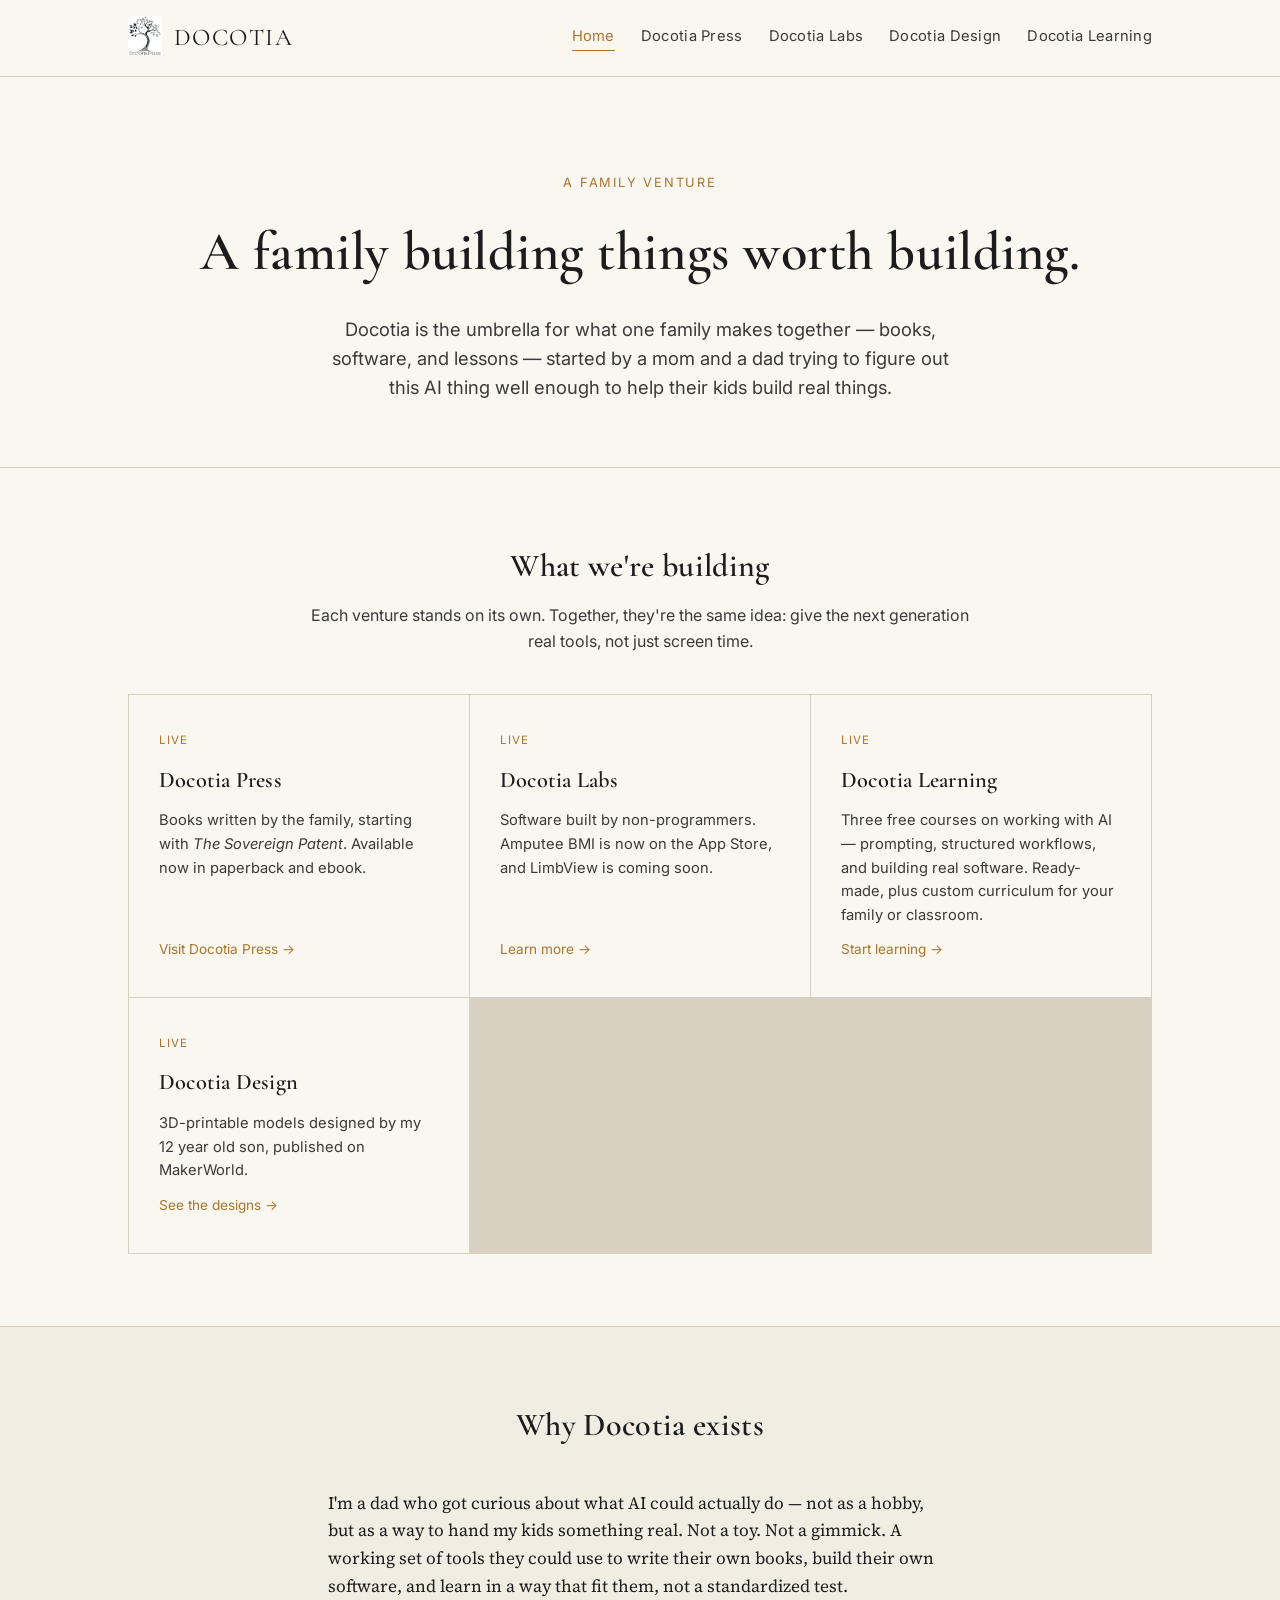
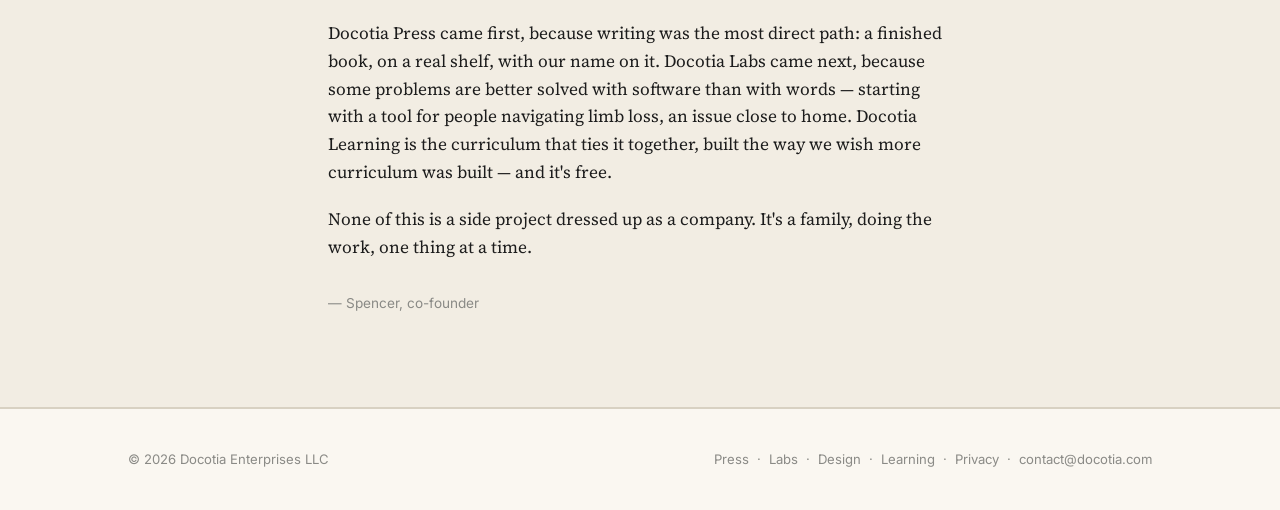
<file: index.html>
<!DOCTYPE html>
<html lang="en">
<head>
<meta charset="UTF-8">
<meta name="viewport" content="width=device-width, initial-scale=1.0">
<title>Docotia &mdash; A family building things worth building</title>
<meta name="description" content="Docotia is a family venture: books, apps, and curriculum built by a mom and a dad and their kids, one project at a time.">
<link rel="preconnect" href="https://fonts.googleapis.com">
<link href="https://fonts.googleapis.com/css2?family=Cormorant+Garamond:wght@500;600;700&family=Source+Serif+4:opsz,wght@8..60,400;8..60,600&family=Inter:wght@400;500;600&display=swap" rel="stylesheet">
<link rel="stylesheet" href="style.css?v=c7f7449a">
</head>
<body>

<header class="site">
  <div class="bar">
    <div class="brand">
      <div class="mark"><img src="assets/docotia-press-logo.png" alt="Docotia"></div>
      <span class="name">Docotia</span>
    </div>
    <button class="menu-toggle" id="menuToggle" aria-label="Toggle menu" aria-expanded="false">
      <span></span><span></span><span></span>
    </button>
    <nav class="primary" id="primaryNav">
      <a href="index.html" class="active">Home</a>
      <a href="press.html">Docotia Press</a>
      <a href="labs.html">Docotia Labs</a>
      <a href="design.html">Docotia Design</a>
      <a href="learn/index.html">Docotia Learning</a>
    </nav>
  </div>
</header>

<section class="hero">
  <div class="wrap">
    <span class="tag">A family venture</span>
    <h1>A family building things worth building.</h1>
    <p class="lede">Docotia is the umbrella for what one family makes together &mdash; books, software, and lessons &mdash; started by a mom and a dad trying to figure out this AI thing well enough to help their kids build real things.</p>
  </div>
</section>

<section>
  <div class="wrap">
    <div class="section-head">
      <h2>What we're building</h2>
      <p>Each venture stands on its own. Together, they're the same idea: give the next generation real tools, not just screen time.</p>
    </div>
    <div class="ventures">
      <div class="venture">
        <span class="status live">Live</span>
        <h3>Docotia Press</h3>
        <p>Books written by the family, starting with <em>The Sovereign Patent</em>. Available now in paperback and ebook.</p>
        <a class="go" href="press.html">Visit Docotia Press &rarr;</a>
      </div>
      <div class="venture">
        <span class="status live">Live</span>
        <h3>Docotia Labs</h3>
        <p>Software built by non-programmers. Amputee BMI is now on the App Store, and LimbView is coming soon.</p>
        <a class="go" href="labs.html">Learn more &rarr;</a>
      </div>
      <div class="venture">
        <span class="status live">Live</span>
        <h3>Docotia Learning</h3>
        <p>Three free courses on working with AI &mdash; prompting, structured workflows, and building real software. Ready-made, plus custom curriculum for your family or classroom.</p>
        <a class="go" href="learn/index.html">Start learning &rarr;</a>
      </div>
      <div class="venture">
        <span class="status live">Live</span>
        <h3>Docotia Design</h3>
        <p>3D-printable models designed by my 12 year old son, published on MakerWorld.</p>
        <a class="go" href="design.html">See the designs &rarr;</a>
      </div>
    </div>
  </div>
</section>

<section class="alt">
  <div class="wrap story">
    <div class="section-head">
      <h2>Why Docotia exists</h2>
    </div>
    <p>I'm a dad who got curious about what AI could actually do &mdash; not as a hobby, but as a way to hand my kids something real. Not a toy. Not a gimmick. A working set of tools they could use to write their own books, build their own software, and learn in a way that fit them, not a standardized test.</p>
    <p>Docotia Press came first, because writing was the most direct path: a finished book, on a real shelf, with our name on it. Docotia Labs came next, because some problems are better solved with software than with words &mdash; starting with a tool for people navigating limb loss, an issue close to home. Docotia Learning is the curriculum that ties it together, built the way we wish more curriculum was built &mdash; and it's free.</p>
    <p>None of this is a side project dressed up as a company. It's a family, doing the work, one thing at a time.</p>
    <p class="signoff">&mdash; Spencer, co-founder</p>
  </div>
</section>

<footer class="site">
  <div class="wrap">
    <span>&copy; 2026 Docotia Enterprises LLC</span>
    <span>
      <a href="press.html">Press</a> &nbsp;&middot;&nbsp;
      <a href="labs.html">Labs</a> &nbsp;&middot;&nbsp;
      <a href="design.html">Design</a> &nbsp;&middot;&nbsp;
      <a href="learn/index.html">Learning</a> &nbsp;&middot;&nbsp;
      <a href="privacy.html">Privacy</a> &nbsp;&middot;&nbsp;
      <a href="mailto:contact@docotia.com">contact@docotia.com</a>
    </span>
  </div>
</footer>

<script>
const menuToggle = document.getElementById('menuToggle');
const primaryNav = document.getElementById('primaryNav');
menuToggle.addEventListener('click', () => {
  const isOpen = primaryNav.classList.toggle('open');
  menuToggle.classList.toggle('open', isOpen);
  menuToggle.setAttribute('aria-expanded', isOpen);
});
primaryNav.querySelectorAll('a').forEach(a => a.addEventListener('click', () => {
  primaryNav.classList.remove('open');
  menuToggle.classList.remove('open');
  menuToggle.setAttribute('aria-expanded', 'false');
}));
</script>
</body>
</html>
</file>
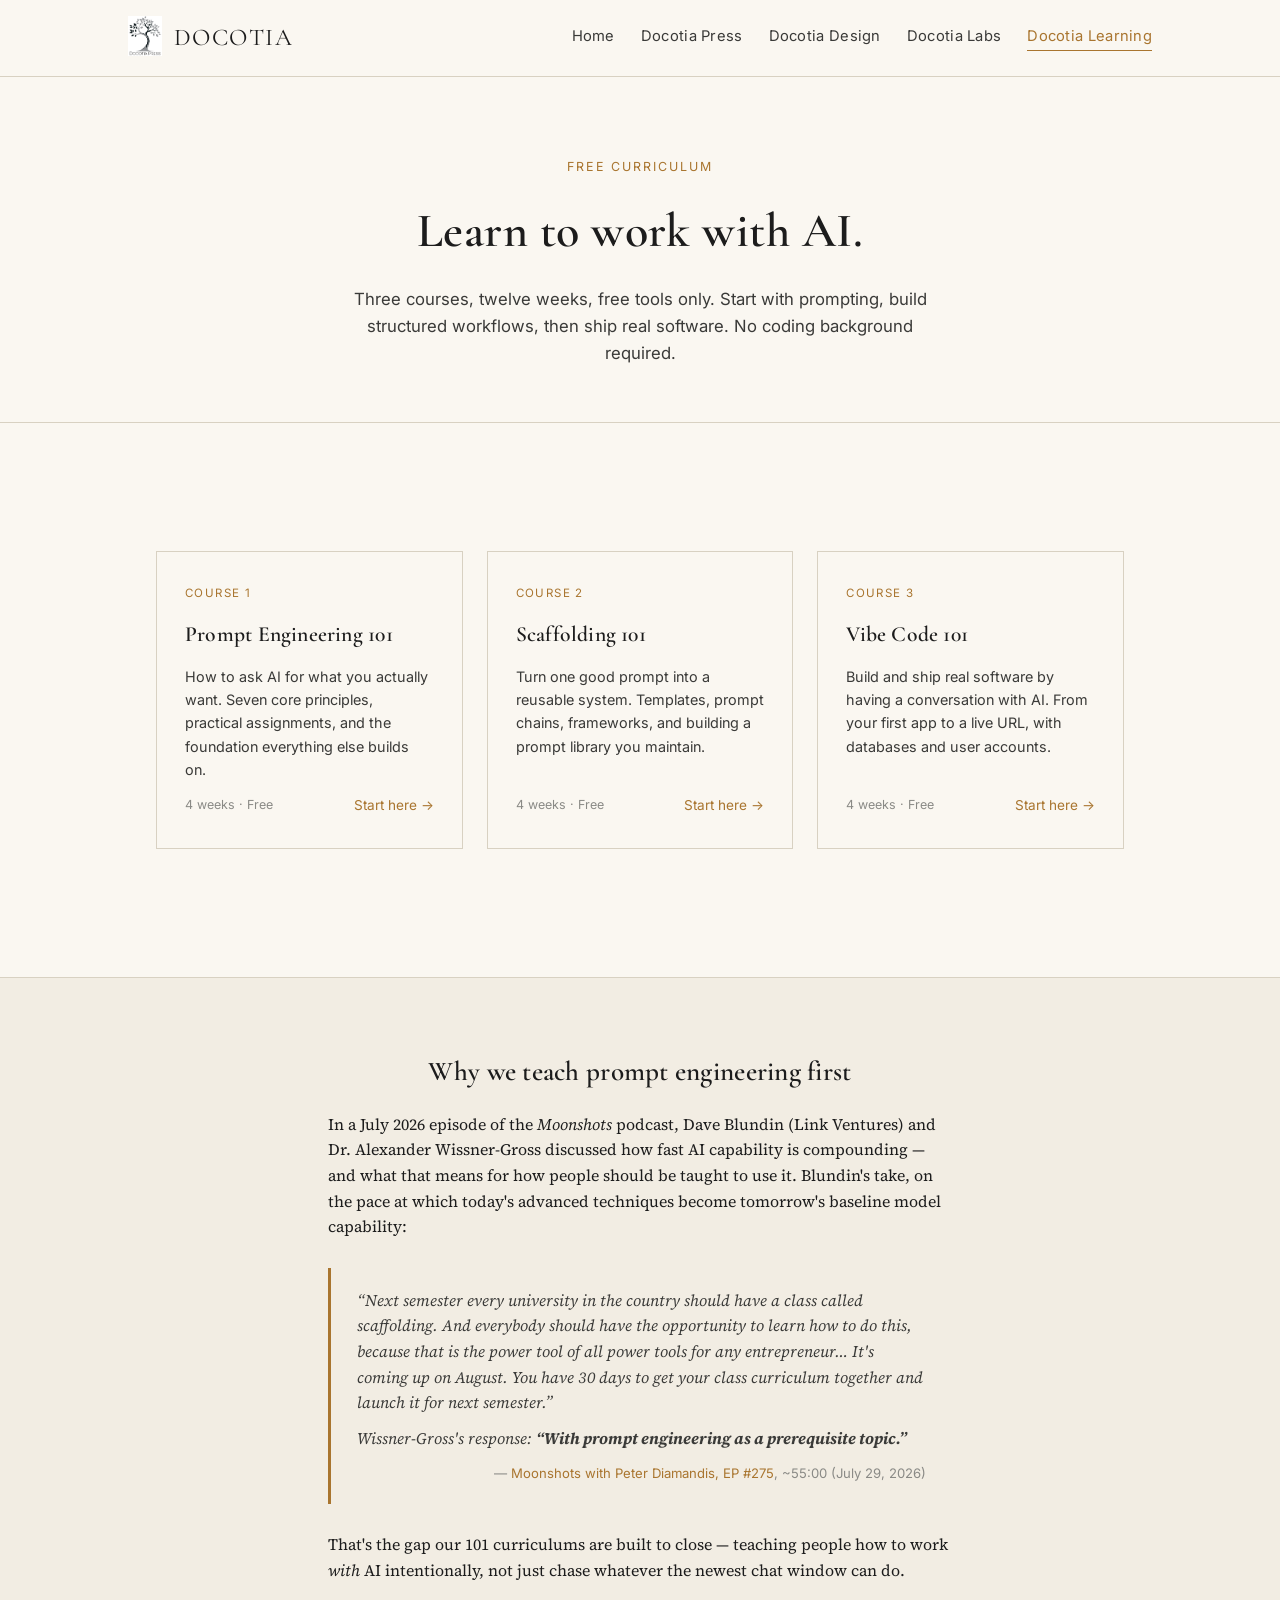
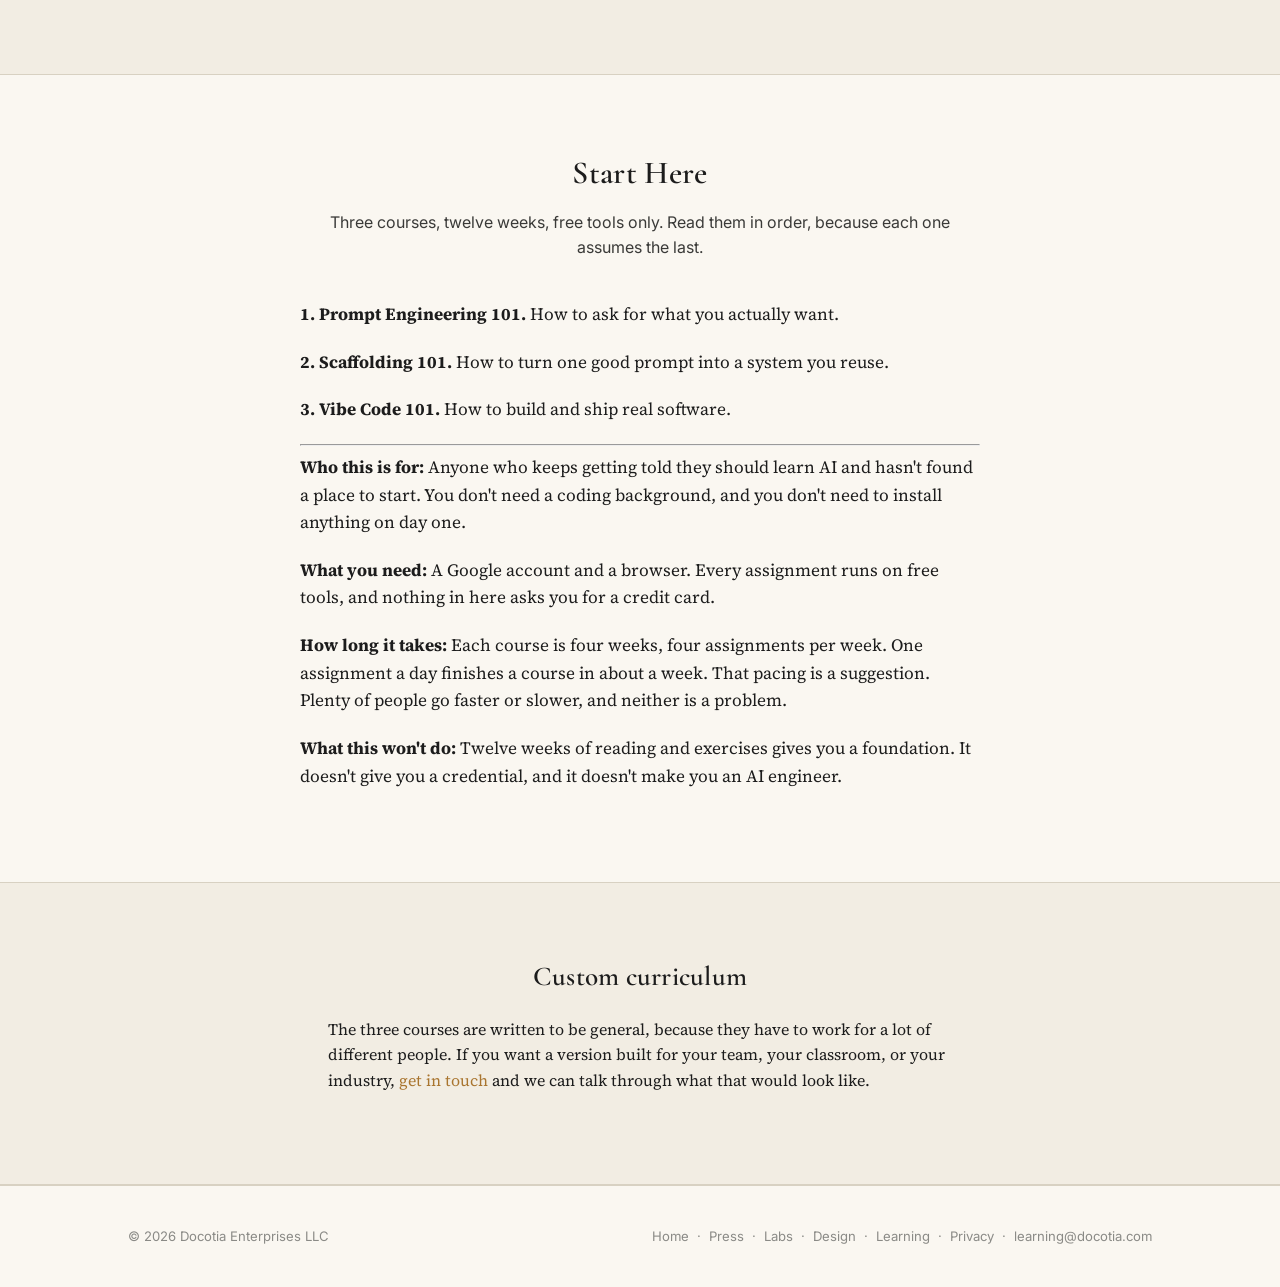
<file: learn/index.html>
<!DOCTYPE html>
<html lang="en">
<head>
<meta charset="UTF-8">
<meta name="viewport" content="width=device-width, initial-scale=1.0">
<title>Docotia Learning — Free AI Curriculum</title>
<meta name="description" content="Three free courses: Prompt Engineering 101, Scaffolding 101, and Vibe Code 101. Learn to work with AI, build structured workflows, and ship real software — no coding background required.">
<link rel="preconnect" href="https://fonts.googleapis.com">
<link href="https://fonts.googleapis.com/css2?family=Cormorant+Garamond:wght@500;600;700&family=Source+Serif+4:opsz,wght@8..60,400;8..60,600&family=Inter:wght@400;500;600&display=swap" rel="stylesheet">
<link rel="stylesheet" href="../style.css?v=a1b2c3d4">
</head>
<body>

<header class="site">
  <div class="bar">
    <div class="brand">
      <div class="mark"><img src="../assets/docotia-press-logo.png" alt="Docotia"></div>
      <span class="name">Docotia</span>
    </div>
    <button class="menu-toggle" id="menuToggle" aria-label="Toggle menu" aria-expanded="false">
      <span></span><span></span><span></span>
    </button>
    <nav class="primary" id="primaryNav">
      <a href="../index.html">Home</a>
      <a href="../press.html">Docotia Press</a>
      <a href="../design.html">Docotia Design</a>
      <a href="../labs.html">Docotia Labs</a>
      <a href="index.html" class="active">Docotia Learning</a>
    </nav>
  </div>
</header>

<section class="learning-hero">
  <div class="wrap">
    <span class="tag">Free curriculum</span>
    <h1>Learn to work with AI.</h1>
    <p>Three courses, twelve weeks, free tools only. Start with prompting, build structured workflows, then ship real software. No coding background required.</p>
  </div>
</section>

<section>
  <div class="wrap">
    <div class="course-cards">
      <div class="course-card">
        <span class="num">Course 1</span>
        <h3>Prompt Engineering 101</h3>
        <p>How to ask AI for what you actually want. Seven core principles, practical assignments, and the foundation everything else builds on.</p>
        <div class="meta">
          <span>4 weeks · Free</span>
          <a class="go" href="prompt-engineering-101.html">Start here &rarr;</a>
        </div>
      </div>
      <div class="course-card">
        <span class="num">Course 2</span>
        <h3>Scaffolding 101</h3>
        <p>Turn one good prompt into a reusable system. Templates, prompt chains, frameworks, and building a prompt library you maintain.</p>
        <div class="meta">
          <span>4 weeks · Free</span>
          <a class="go" href="scaffolding-101.html">Start here &rarr;</a>
        </div>
      </div>
      <div class="course-card">
        <span class="num">Course 3</span>
        <h3>Vibe Code 101</h3>
        <p>Build and ship real software by having a conversation with AI. From your first app to a live URL, with databases and user accounts.</p>
        <div class="meta">
          <span>4 weeks · Free</span>
          <a class="go" href="vibe-code-101.html">Start here &rarr;</a>
        </div>
      </div>
    </div>
  </div>
</section>

<section class="alt">
  <div class="wrap context-block">
    <h2>Why we teach prompt engineering first</h2>
    <p>In a July 2026 episode of the <em>Moonshots</em> podcast, Dave Blundin (Link Ventures) and Dr. Alexander Wissner-Gross discussed how fast AI capability is compounding — and what that means for how people should be taught to use it. Blundin's take, on the pace at which today's advanced techniques become tomorrow's baseline model capability:</p>
    <blockquote>
      <p>&ldquo;Next semester every university in the country should have a class called scaffolding. And everybody should have the opportunity to learn how to do this, because that is the power tool of all power tools for any entrepreneur&hellip; It's coming up on August. You have 30 days to get your class curriculum together and launch it for next semester.&rdquo;</p>
      <p>Wissner-Gross's response: <strong>&ldquo;With prompt engineering as a prerequisite topic.&rdquo;</strong></p>
      <span class="attribution">&mdash; <a class="cite-link" href="https://youtu.be/O70Ff5xBnYo?t=3300" target="_blank" rel="noopener">Moonshots with Peter Diamandis, EP #275</a>, ~55:00 (July 29, 2026)</span>
    </blockquote>
    <p>That's the gap our 101 curriculums are built to close — teaching people how to work <em>with</em> AI intentionally, not just chase whatever the newest chat window can do.</p>
  </div>
</section>

<section>
  <div class="wrap">
    <div class="section-head">
      <h2>Start Here</h2>
      <p>Three courses, twelve weeks, free tools only. Read them in order, because each one assumes the last.</p>
    </div>
    <div class="story">
      <p><strong>1. Prompt Engineering 101.</strong> How to ask for what you actually want.</p>
      <p><strong>2. Scaffolding 101.</strong> How to turn one good prompt into a system you reuse.</p>
      <p><strong>3. Vibe Code 101.</strong> How to build and ship real software.</p>
      <hr>
      <p><strong>Who this is for:</strong> Anyone who keeps getting told they should learn AI and hasn't found a place to start. You don't need a coding background, and you don't need to install anything on day one.</p>
      <p><strong>What you need:</strong> A Google account and a browser. Every assignment runs on free tools, and nothing in here asks you for a credit card.</p>
      <p><strong>How long it takes:</strong> Each course is four weeks, four assignments per week. One assignment a day finishes a course in about a week. That pacing is a suggestion. Plenty of people go faster or slower, and neither is a problem.</p>
      <p><strong>What this won't do:</strong> Twelve weeks of reading and exercises gives you a foundation. It doesn't give you a credential, and it doesn't make you an AI engineer.</p>
    </div>
  </div>
</section>

<section class="alt">
  <div class="wrap context-block">
    <h2>Custom curriculum</h2>
    <p>The three courses are written to be general, because they have to work for a lot of different people. If you want a version built for your team, your classroom, or your industry, <a href="mailto:learning@docotia.com">get in touch</a> and we can talk through what that would look like.</p>
  </div>
</section>

<footer class="site">
  <div class="wrap">
    <span>&copy; 2026 Docotia Enterprises LLC</span>
    <span>
      <a href="../index.html">Home</a> &nbsp;&middot;&nbsp;
      <a href="../press.html">Press</a> &nbsp;&middot;&nbsp;
      <a href="../labs.html">Labs</a> &nbsp;&middot;&nbsp;
      <a href="../design.html">Design</a> &nbsp;&middot;&nbsp;
      <a href="index.html">Learning</a> &nbsp;&middot;&nbsp;
      <a href="../privacy.html">Privacy</a> &nbsp;&middot;&nbsp;
      <a href="mailto:learning@docotia.com">learning@docotia.com</a>
    </span>
  </div>
</footer>

<script>
const menuToggle = document.getElementById('menuToggle');
const primaryNav = document.getElementById('primaryNav');
menuToggle.addEventListener('click', () => {
  const isOpen = primaryNav.classList.toggle('open');
  menuToggle.classList.toggle('open', isOpen);
  menuToggle.setAttribute('aria-expanded', isOpen);
});
primaryNav.querySelectorAll('a').forEach(a => a.addEventListener('click', () => {
  primaryNav.classList.remove('open');
  menuToggle.classList.remove('open');
  menuToggle.setAttribute('aria-expanded', 'false');
}));
</script>
</body>
</html>
</file>
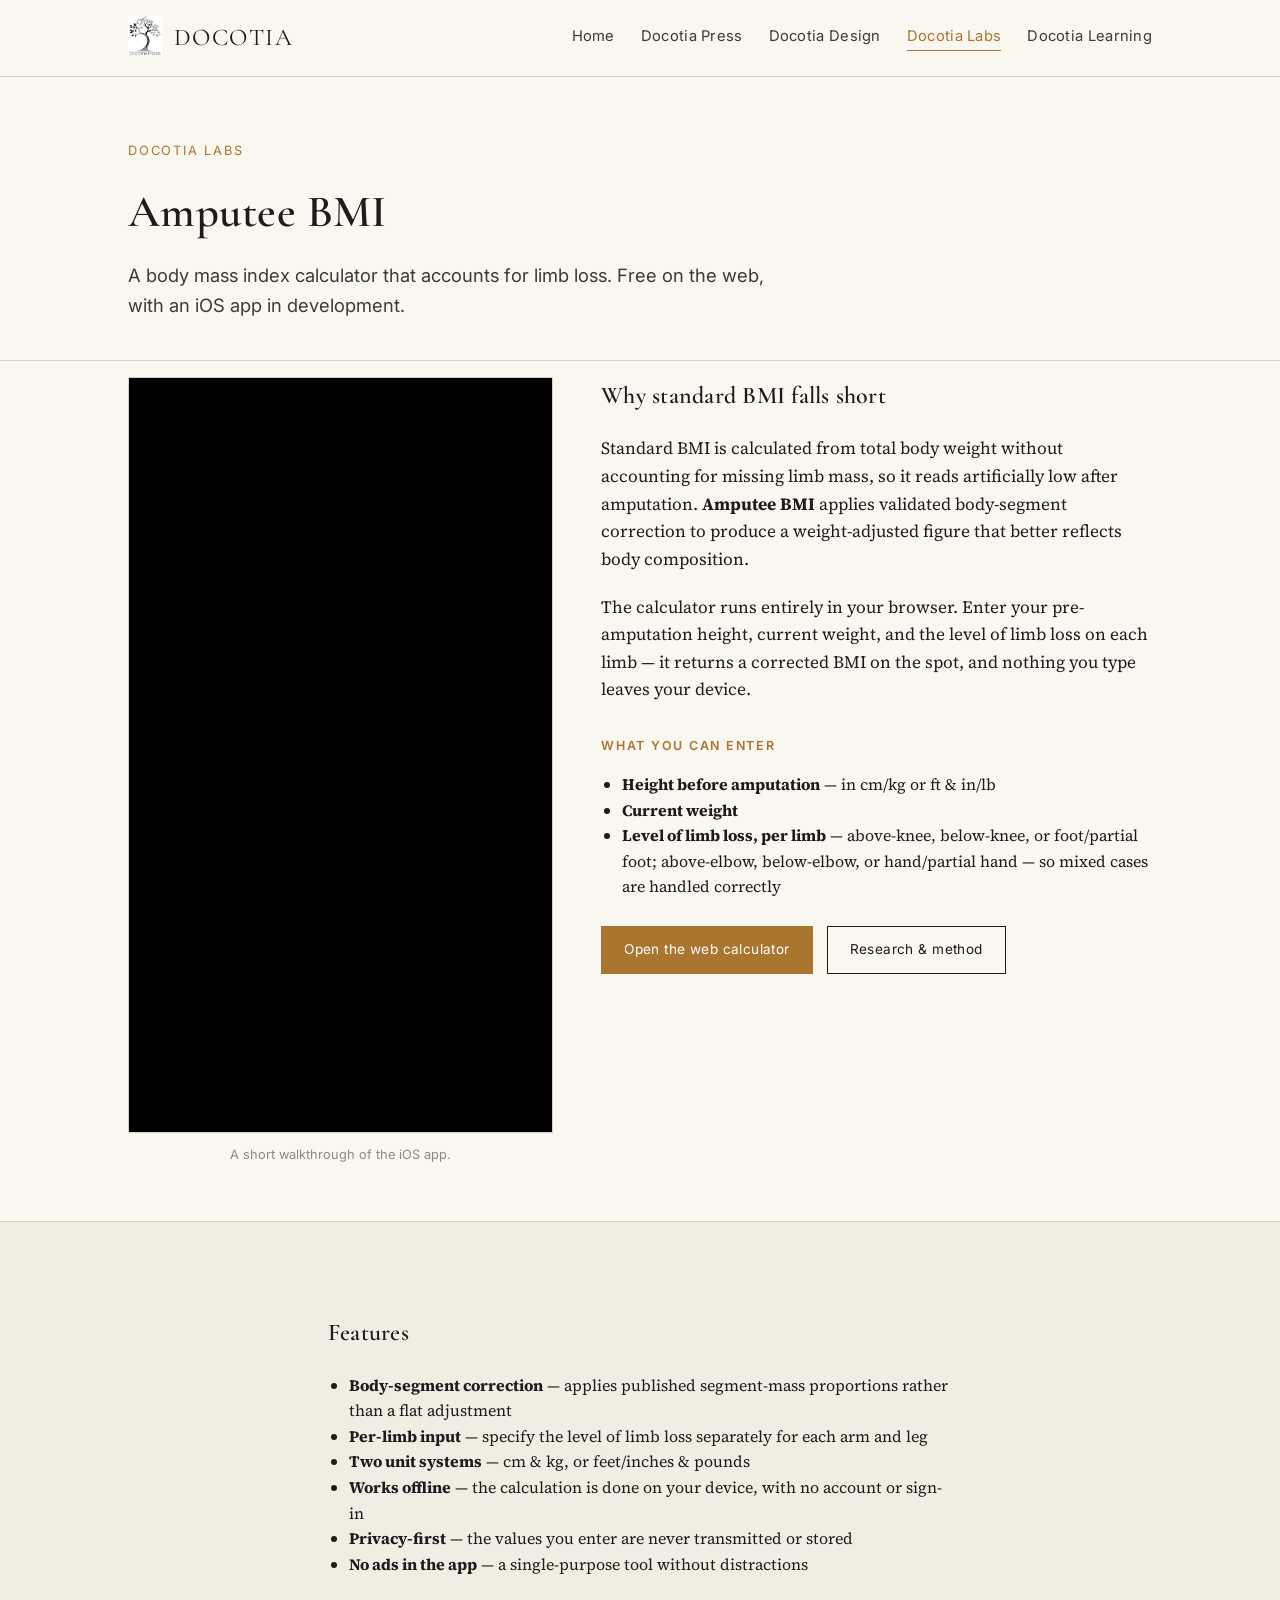
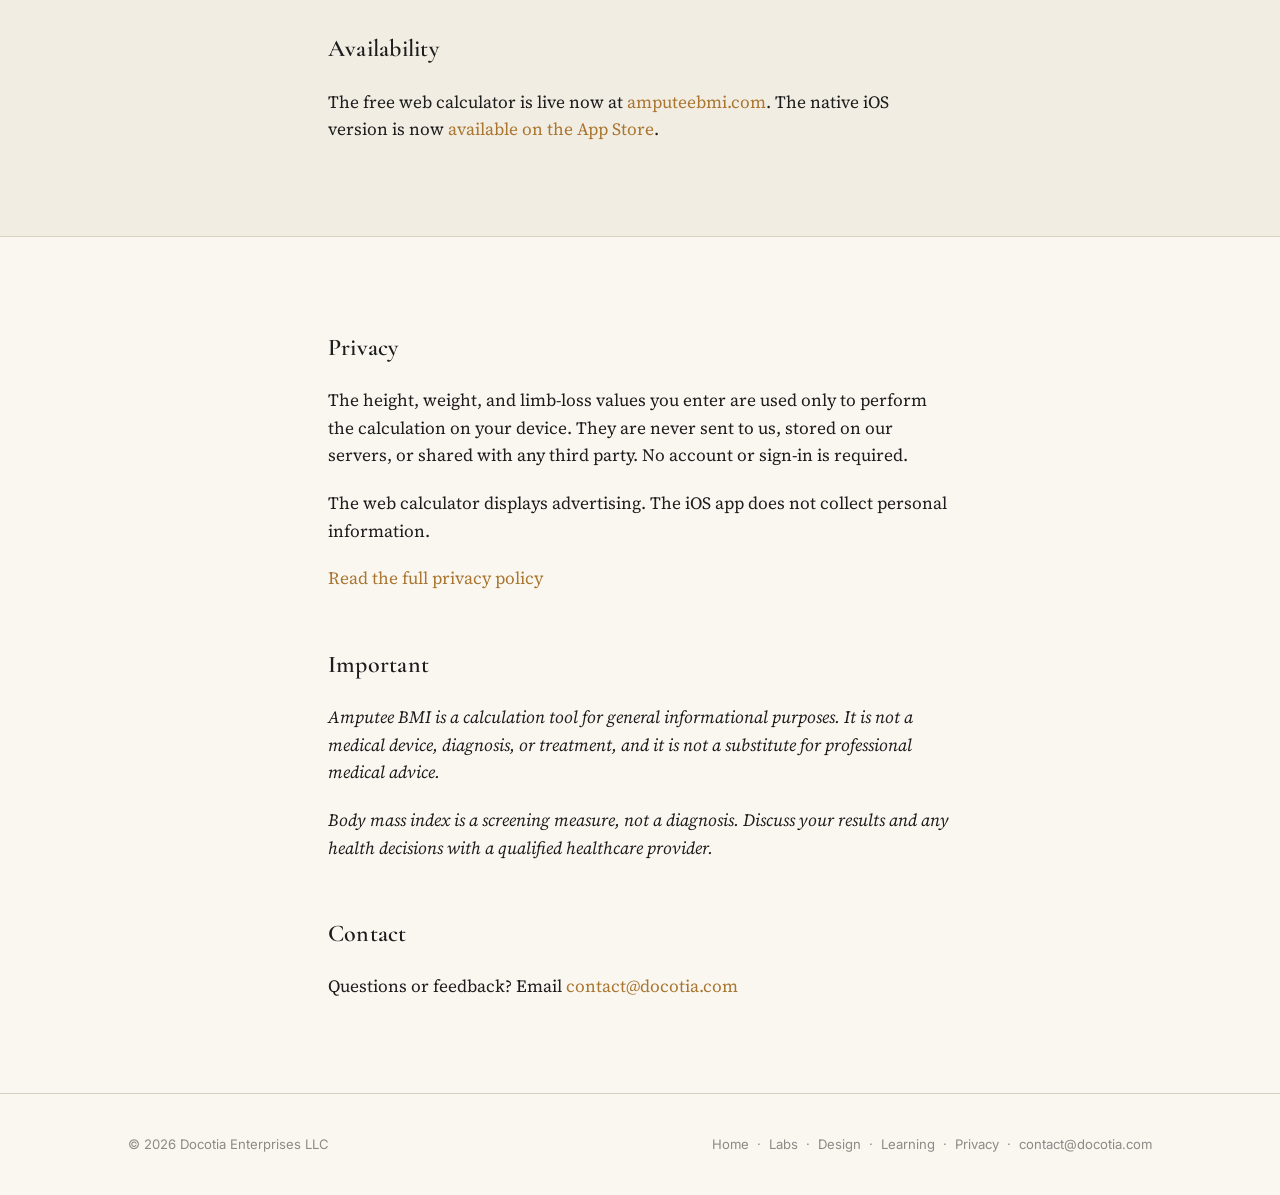
<file: amputeebmi.html>
<!DOCTYPE html>
<html lang="en">
<head>
<meta charset="UTF-8">
<meta name="viewport" content="width=device-width, initial-scale=1.0">
<title>Amputee BMI &mdash; Body Mass Index Adjusted for Limb Loss</title>
<meta name="description" content="Amputee BMI applies validated body-segment correction to estimate body mass index after limb loss. Free web calculator, with an iOS app in development.">
<link rel="canonical" href="https://docotia.com/amputeebmi">
<meta property="og:type" content="website">
<meta property="og:title" content="Amputee BMI &mdash; Body Mass Index Adjusted for Limb Loss">
<meta property="og:description" content="A BMI calculator that accounts for limb loss. Free on the web, with an iOS app in development.">
<meta property="og:url" content="https://docotia.com/amputeebmi">
<meta property="og:image" content="https://docotia.com/assets/docotia-press-logo.png">
<link rel="preconnect" href="https://fonts.googleapis.com">
<link href="https://fonts.googleapis.com/css2?family=Cormorant+Garamond:wght@500;600;700&family=Source+Serif+4:opsz,wght@8..60,400;8..60,600&family=Inter:wght@400;500;600&display=swap" rel="stylesheet">
<link rel="stylesheet" href="style.css?v=c7f7449a">
<script type="application/ld+json">
{
  "@context": "https://schema.org",
  "@type": "SoftwareApplication",
  "name": "Amputee BMI",
  "applicationCategory": "HealthApplication",
  "operatingSystem": "Web, iOS",
  "description": "A body mass index calculator that applies validated body-segment correction to account for limb loss.",
  "url": "https://docotia.com/amputeebmi",
  "offers": {"@type": "Offer", "price": "0", "priceCurrency": "USD"},
  "publisher": {"@type": "Organization", "name": "Docotia Enterprises LLC"}
}
</script>
</head>
<body>

<header class="site">
  <div class="bar">
    <div class="brand">
      <div class="mark"><img src="assets/docotia-press-logo.png" alt="Docotia"></div>
      <span class="name">Docotia</span>
    </div>
    <button class="menu-toggle" id="menuToggle" aria-label="Toggle menu" aria-expanded="false">
      <span></span><span></span><span></span>
    </button>
    <nav class="primary" id="primaryNav">
      <a href="index.html">Home</a>
      <a href="press.html">Docotia Press</a>
      <a href="design.html">Docotia Design</a>
      <a href="labs.html" class="active">Docotia Labs</a>
      <a href="learn/index.html">Docotia Learning</a>
    </nav>
  </div>
</header>

<section class="hero" style="padding:64px 0 40px;text-align:left;">
  <div class="wrap">
    <span class="tag">Docotia Labs</span>
    <h1 style="font-size:clamp(2rem,4.5vw,2.8rem);margin-bottom:12px;">Amputee BMI</h1>
    <p class="lede" style="margin:0;">A body mass index calculator that accounts for limb loss. Free on the web, with an iOS app in development.</p>
  </div>
</section>

<section style="padding:16px 0 56px;">
  <div class="wrap app-layout">

    <div>
      <div class="video-portrait">
        <iframe src="https://www.youtube.com/embed/u2eGDuL3sVA" title="Amputee BMI &mdash; app walkthrough" loading="lazy" allow="accelerometer; autoplay; clipboard-write; encrypted-media; gyroscope; picture-in-picture" allowfullscreen></iframe>
      </div>
      <p class="video-caption">A short walkthrough of the iOS app.</p>
    </div>

    <div class="story" style="max-width:none;">
      <h2 style="margin-top:0;">Why standard BMI falls short</h2>
      <p>Standard BMI is calculated from total body weight without accounting for missing limb mass, so it reads artificially low after amputation. <strong>Amputee BMI</strong> applies validated body-segment correction to produce a weight-adjusted figure that better reflects body composition.</p>
      <p>The calculator runs entirely in your browser. Enter your pre-amputation height, current weight, and the level of limb loss on each limb &mdash; it returns a corrected BMI on the spot, and nothing you type leaves your device.</p>

      <h3 style="font-family:'Inter',sans-serif;font-size:.78rem;letter-spacing:.14em;text-transform:uppercase;color:var(--gold);margin:32px 0 14px;">What you can enter</h3>
      <ul style="padding-left:1.3em;">
        <li><strong>Height before amputation</strong> &mdash; in cm/kg or ft &amp; in/lb</li>
        <li><strong>Current weight</strong></li>
        <li><strong>Level of limb loss, per limb</strong> &mdash; above-knee, below-knee, or foot/partial foot; above-elbow, below-elbow, or hand/partial hand &mdash; so mixed cases are handled correctly</li>
      </ul>

      <div class="buy-row">
        <a class="btn primary" href="https://amputeebmi.com" target="_blank" rel="noopener">Open the web calculator</a>
        <a class="btn" href="https://amputeebmi.com/research.html" target="_blank" rel="noopener">Research &amp; method</a>
      </div>
    </div>

  </div>
</section>

<section class="alt">
  <div class="wrap story">
    <h2>Features</h2>
    <ul style="padding-left:1.3em;">
      <li><strong>Body-segment correction</strong> &mdash; applies published segment-mass proportions rather than a flat adjustment</li>
      <li><strong>Per-limb input</strong> &mdash; specify the level of limb loss separately for each arm and leg</li>
      <li><strong>Two unit systems</strong> &mdash; cm &amp; kg, or feet/inches &amp; pounds</li>
      <li><strong>Works offline</strong> &mdash; the calculation is done on your device, with no account or sign-in</li>
      <li><strong>Privacy-first</strong> &mdash; the values you enter are never transmitted or stored</li>
      <li><strong>No ads in the app</strong> &mdash; a single-purpose tool without distractions</li>
    </ul>

    <h2 style="margin-top:2.2em;">Availability</h2>
    <p>The free web calculator is live now at <a href="https://amputeebmi.com">amputeebmi.com</a>. The native iOS version is now <a href="https://apps.apple.com/us/app/amputee-bmi/id6818926556" target="_blank" rel="noopener">available on the App Store</a>.</p>
  </div>
</section>

<section>
  <div class="wrap story">
    <h2>Privacy</h2>
    <p>The height, weight, and limb-loss values you enter are used only to perform the calculation on your device. They are never sent to us, stored on our servers, or shared with any third party. No account or sign-in is required.</p>
    <p>The web calculator displays advertising. The iOS app does not collect personal information.</p>
    <p><a href="https://amputeebmi.com/privacy.html">Read the full privacy policy</a></p>

    <h2 style="margin-top:2.2em;">Important</h2>
    <p><em>Amputee BMI is a calculation tool for general informational purposes. It is not a medical device, diagnosis, or treatment, and it is not a substitute for professional medical advice.</em></p>
    <p><em>Body mass index is a screening measure, not a diagnosis. Discuss your results and any health decisions with a qualified healthcare provider.</em></p>

    <h2 style="margin-top:2.2em;">Contact</h2>
    <p>Questions or feedback? Email <a href="mailto:contact@docotia.com">contact@docotia.com</a></p>
  </div>
</section>

<footer class="site">
  <div class="wrap">
    <span>&copy; 2026 Docotia Enterprises LLC</span>
    <span>
      <a href="index.html">Home</a> &nbsp;&middot;&nbsp;
      <a href="labs.html">Labs</a> &nbsp;&middot;&nbsp;
      <a href="design.html">Design</a> &nbsp;&middot;&nbsp;
      <a href="learn/index.html">Learning</a> &nbsp;&middot;&nbsp;
      <a href="privacy.html">Privacy</a> &nbsp;&middot;&nbsp;
      <a href="mailto:contact@docotia.com">contact@docotia.com</a>
    </span>
  </div>
</footer>

<script>
const menuToggle = document.getElementById('menuToggle');
const primaryNav = document.getElementById('primaryNav');
menuToggle.addEventListener('click', () => {
  const isOpen = primaryNav.classList.toggle('open');
  menuToggle.classList.toggle('open', isOpen);
  menuToggle.setAttribute('aria-expanded', isOpen);
});
primaryNav.querySelectorAll('a').forEach(a => a.addEventListener('click', () => {
  primaryNav.classList.remove('open');
  menuToggle.classList.remove('open');
  menuToggle.setAttribute('aria-expanded', 'false');
}));
</script>
</body>
</html>
</file>
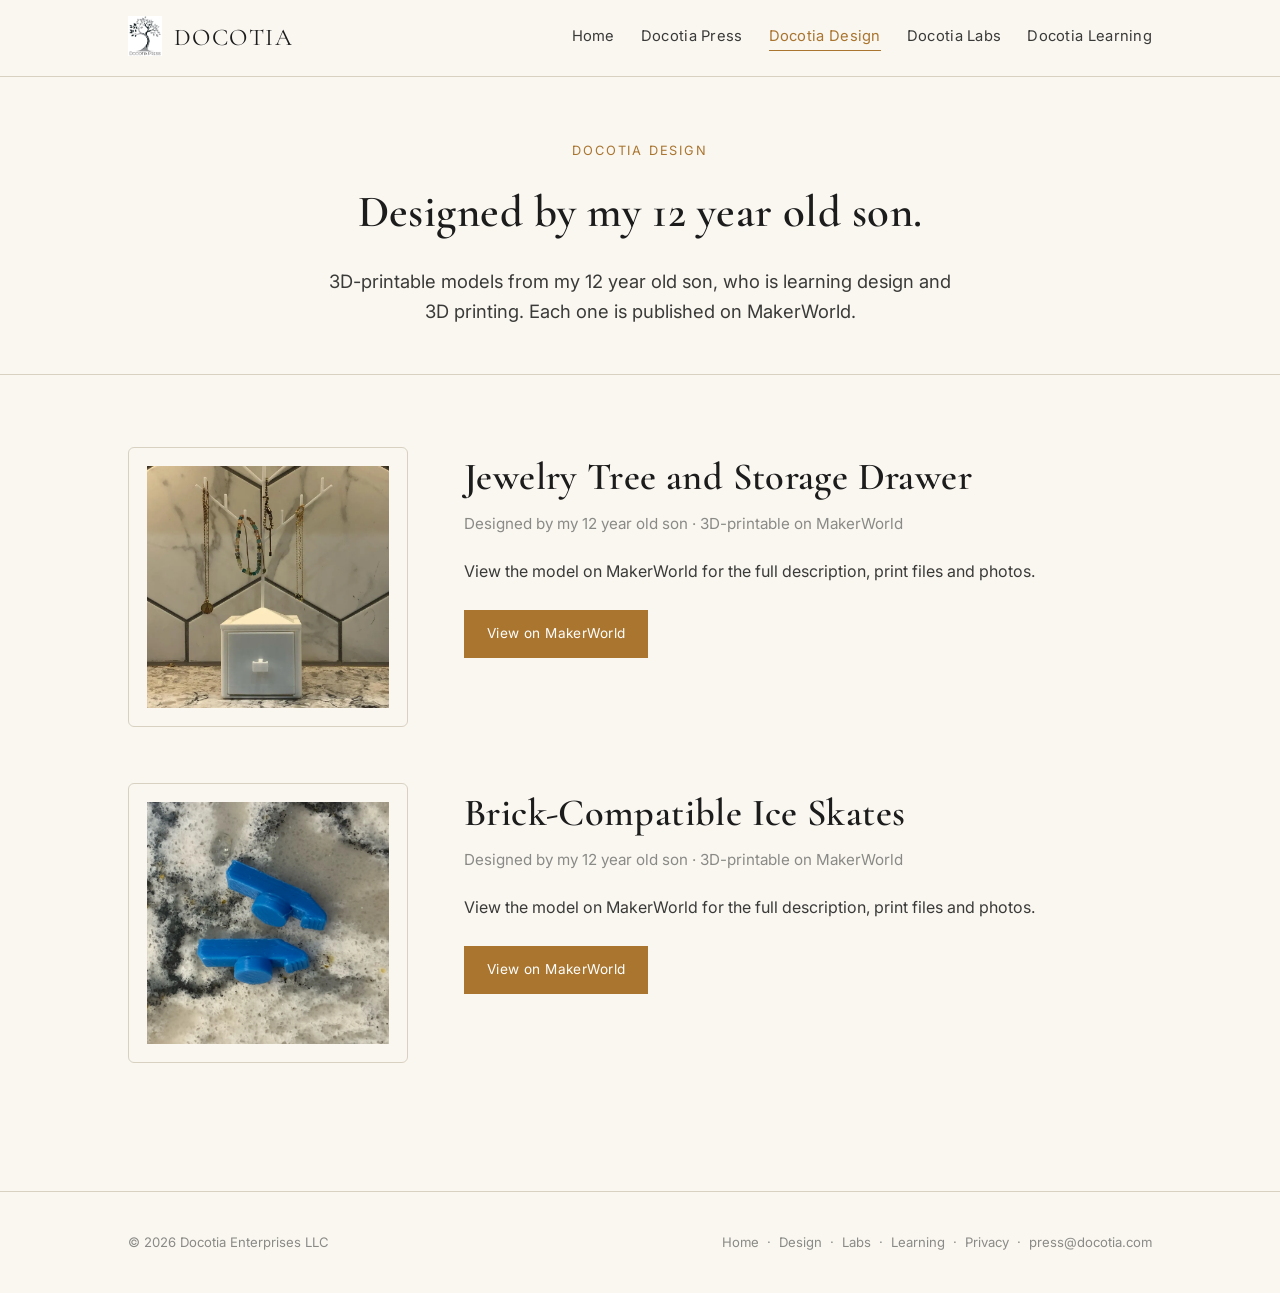
<file: design.html>
<!DOCTYPE html>
<html lang="en">
<head>
<meta charset="UTF-8">
<meta name="viewport" content="width=device-width, initial-scale=1.0">
<title>Docotia Design &mdash; Maker designs</title>
<meta name="description" content="Docotia Design: 3D-printable designs by my 12 year old son, published on MakerWorld.">
<link rel="preconnect" href="https://fonts.googleapis.com">
<link href="https://fonts.googleapis.com/css2?family=Cormorant+Garamond:wght@500;600;700&family=Source+Serif+4:opsz,wght@8..60,400;8..60,600&family=Inter:wght@400;500;600&display=swap" rel="stylesheet">
<link rel="stylesheet" href="style.css?v=c7f7449a">
<style>
.design-card{margin-bottom:56px;}
.design-card .book-cover{aspect-ratio:1/1;background:var(--paper, #f4f1ea);border-radius:6px;overflow:hidden;display:flex;align-items:center;justify-content:center;}
.design-card .book-cover img{width:100%;height:100%;object-fit:cover;}
.img-placeholder{width:100%;height:100%;align-items:center;justify-content:center;color:var(--gray);font-family:'Inter',sans-serif;font-size:.9rem;}
</style>
</head>
<body>

<header class="site">
  <div class="bar">
    <div class="brand">
      <div class="mark"><img src="assets/docotia-press-logo.png" alt="Docotia"></div>
      <span class="name">Docotia</span>
    </div>
    <button class="menu-toggle" id="menuToggle" aria-label="Toggle menu" aria-expanded="false">
      <span></span><span></span><span></span>
    </button>
    <nav class="primary" id="primaryNav">
      <a href="index.html">Home</a>
      <a href="press.html">Docotia Press</a>
      <a href="design.html" class="active">Docotia Design</a>
      <a href="labs.html">Docotia Labs</a>
      <a href="learn/index.html">Docotia Learning</a>
    </nav>
  </div>
</header>

<section class="hero" style="padding:64px 0 48px;">
  <div class="wrap">
    <span class="tag">Docotia Design</span>
    <h1 style="font-size:clamp(2rem,4.5vw,2.8rem);">Designed by my 12 year old son.</h1>
    <p class="lede">3D-printable models from my 12 year old son, who is learning design and 3D printing. Each one is published on MakerWorld.</p>
  </div>
</section>

<section>
  <div class="wrap book-layout design-card">
    <div class="book-cover">
      <img src="assets/design-jewelry-tree.png" alt="Jewelry Tree and Storage Drawer" onerror="this.style.display='none';this.nextElementSibling.style.display='flex'">
      <div class="img-placeholder" style="display:none;">Preview image coming soon</div>
    </div>
    <div class="book-meta">
      <h2>Jewelry Tree and Storage Drawer</h2>
      <div class="by">Designed by my 12 year old son &middot; 3D-printable on MakerWorld</div>
      <p>View the model on MakerWorld for the full description, print files and photos.</p>
      <div class="buy-row">
        <a class="btn primary" href="https://makerworld.com/en/models/3548721-jewelry-tree-and-storage-drawer" target="_blank" rel="noopener">View on MakerWorld</a>
      </div>
    </div>
  </div>

  <div class="wrap book-layout design-card">
    <div class="book-cover">
      <img src="assets/design-ice-skates.png" alt="Brick-Compatible Ice Skates" onerror="this.style.display='none';this.nextElementSibling.style.display='flex'">
      <div class="img-placeholder" style="display:none;">Preview image coming soon</div>
    </div>
    <div class="book-meta">
      <h2>Brick-Compatible Ice Skates</h2>
      <div class="by">Designed by my 12 year old son &middot; 3D-printable on MakerWorld</div>
      <p>View the model on MakerWorld for the full description, print files and photos.</p>
      <div class="buy-row">
        <a class="btn primary" href="https://makerworld.com/en/models/3606528-brick-compatible-ice-skates" target="_blank" rel="noopener">View on MakerWorld</a>
      </div>
    </div>
  </div>

</section>

<footer class="site">
  <div class="wrap">
    <span>&copy; 2026 Docotia Enterprises LLC</span>
    <span>
      <a href="index.html">Home</a> &nbsp;&middot;&nbsp;
      <a href="design.html">Design</a> &nbsp;&middot;&nbsp;
      <a href="labs.html">Labs</a> &nbsp;&middot;&nbsp;
      <a href="learn/index.html">Learning</a> &nbsp;&middot;&nbsp;
      <a href="privacy.html">Privacy</a> &nbsp;&middot;&nbsp;
      <a href="mailto:press@docotia.com">press@docotia.com</a>
    </span>
  </div>
</footer>

<script>
const menuToggle = document.getElementById('menuToggle');
const primaryNav = document.getElementById('primaryNav');
menuToggle.addEventListener('click', () => {
  const isOpen = primaryNav.classList.toggle('open');
  menuToggle.classList.toggle('open', isOpen);
  menuToggle.setAttribute('aria-expanded', isOpen);
});
primaryNav.querySelectorAll('a').forEach(a => a.addEventListener('click', () => {
  primaryNav.classList.remove('open');
  menuToggle.classList.remove('open');
  menuToggle.setAttribute('aria-expanded', 'false');
}));
</script>
</body>
</html>
</file>
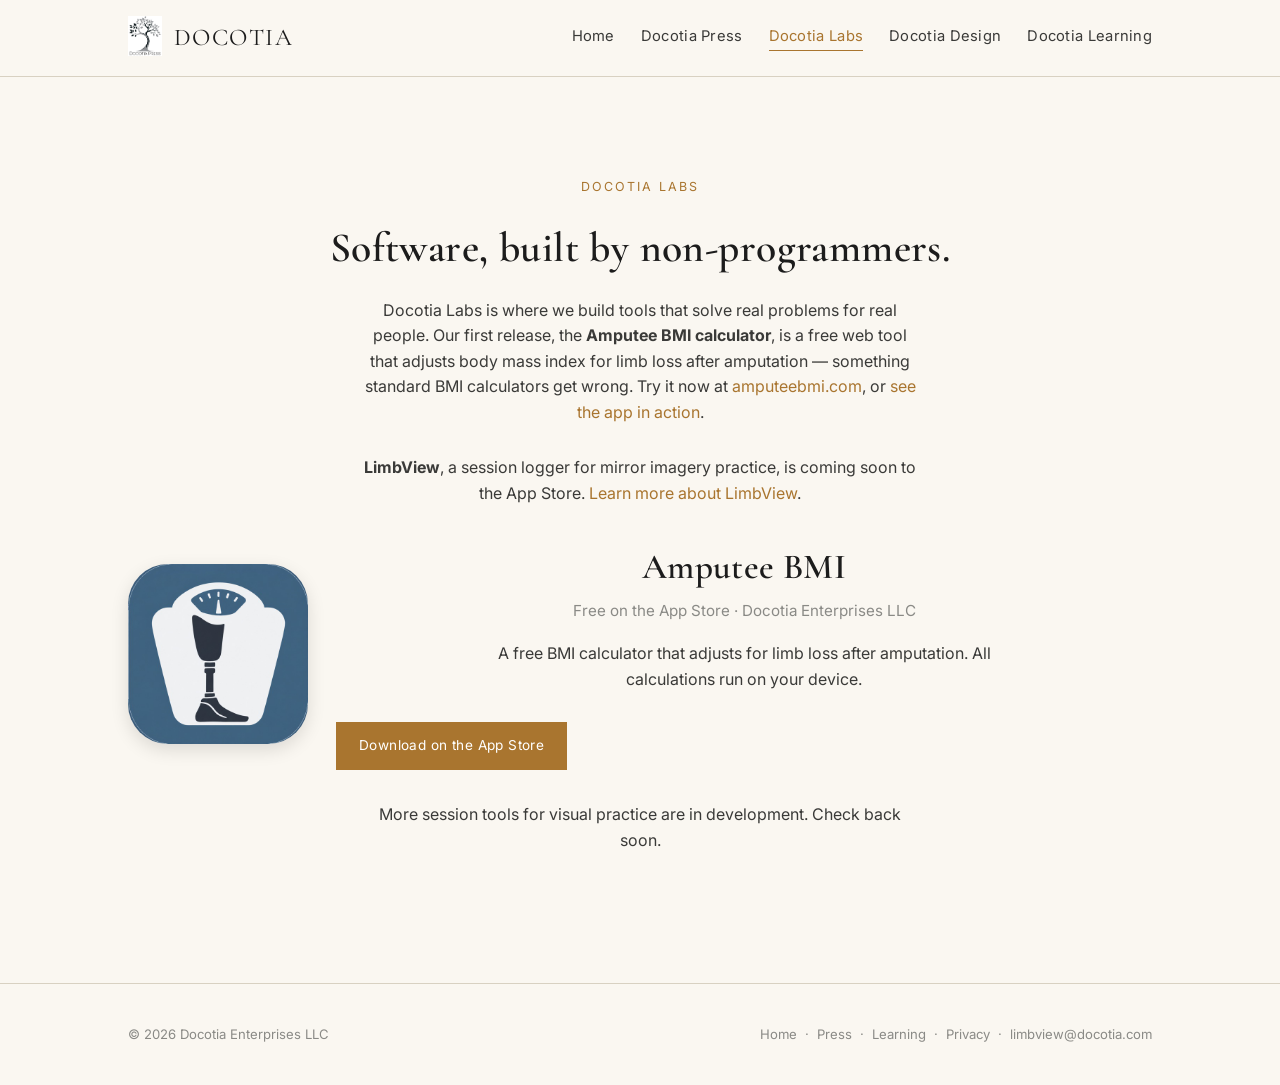
<file: labs.html>
<!DOCTYPE html>
<html lang="en">
<head>
<meta charset="UTF-8">
<meta name="viewport" content="width=device-width, initial-scale=1.0">
<title>Docotia Labs &mdash; Amputee BMI and LimbView</title>
<meta name="description" content="Docotia Labs builds software by non-programmers, starting with the Amputee BMI calculator.">
<link rel="preconnect" href="https://fonts.googleapis.com">
<link href="https://fonts.googleapis.com/css2?family=Cormorant+Garamond:wght@500;600;700&family=Source+Serif+4:opsz,wght@8..60,400;8..60,600&family=Inter:wght@400;500;600&display=swap" rel="stylesheet">
<link rel="stylesheet" href="style.css?v=c7f7449a">
<style>
.app-listing{display:flex;gap:28px;align-items:center;margin:32px 0;flex-wrap:wrap;}
.app-icon{width:180px;flex:0 0 180px;}
.app-icon img{width:100%;border-radius:40px;box-shadow:0 6px 18px rgba(0,0,0,.12);}
.app-meta{flex:1 1 300px;font-family:'Inter',sans-serif;}
.app-meta h3{font-family:'Cormorant Garamond',serif;font-size:2.2rem;margin:0 0 4px;}
.app-meta .by{color:var(--gray);margin-bottom:18px;font-size:.95rem;}
.app-meta p{color:var(--ink-soft);}
.app-meta .buy-row{display:flex;gap:14px;margin:22px 0 0;flex-wrap:wrap;}
</style>
</head>
<body>

<header class="site">
  <div class="bar">
    <div class="brand">
      <div class="mark"><img src="assets/docotia-press-logo.png" alt="Docotia"></div>
      <span class="name">Docotia</span>
    </div>
    <button class="menu-toggle" id="menuToggle" aria-label="Toggle menu" aria-expanded="false">
      <span></span><span></span><span></span>
    </button>
    <nav class="primary" id="primaryNav">
      <a href="index.html">Home</a>
      <a href="press.html">Docotia Press</a>
      <a href="labs.html" class="active">Docotia Labs</a>
      <a href="design.html">Docotia Design</a>
      <a href="learn/index.html">Docotia Learning</a>
    </nav>
  </div>
</header>

<section class="coming-soon">
  <div class="wrap">
    <span class="tag">Docotia Labs</span>
    <h1>Software, built by non-programmers.</h1>
    <p>Docotia Labs is where we build tools that solve real problems for real people. Our first release, the <strong>Amputee BMI calculator</strong>, is a free web tool that adjusts body mass index for limb loss after amputation &mdash; something standard BMI calculators get wrong. Try it now at <a href="https://amputeebmi.com">amputeebmi.com</a>, or <a href="amputeebmi.html">see the app in action</a>.</p>
    <p><strong>LimbView</strong>, a session logger for mirror imagery practice, is coming soon to the App Store. <a href="limbview.html">Learn more about LimbView</a>.</p>
    <div class="app-listing">
      <div class="app-icon"><img src="assets/amputee-bmi-icon.jpg" alt="Amputee BMI app icon"></div>
      <div class="app-meta">
        <h3>Amputee BMI</h3>
        <div class="by">Free on the App Store &middot; Docotia Enterprises LLC</div>
        <p>A free BMI calculator that adjusts for limb loss after amputation. All calculations run on your device.</p>
        <div class="buy-row">
          <a class="btn primary" href="https://apps.apple.com/us/app/amputee-bmi/id6818926556" target="_blank" rel="noopener">Download on the App Store</a>
        </div>
      </div>
    </div>
    <p>More session tools for visual practice are in development. Check back soon.</p>
  </div>
</section>

<footer class="site">
  <div class="wrap">
    <span>&copy; 2026 Docotia Enterprises LLC</span>
    <span>
      <a href="index.html">Home</a> &nbsp;&middot;&nbsp;
      <a href="press.html">Press</a> &nbsp;&middot;&nbsp;
      <a href="learn/index.html">Learning</a> &nbsp;&middot;&nbsp;
      <a href="privacy.html">Privacy</a> &nbsp;&middot;&nbsp;
      <a href="mailto:limbview@docotia.com">limbview@docotia.com</a>
    </span>
  </div>
</footer>

<script>
const menuToggle = document.getElementById('menuToggle');
const primaryNav = document.getElementById('primaryNav');
menuToggle.addEventListener('click', () => {
  const isOpen = primaryNav.classList.toggle('open');
  menuToggle.classList.toggle('open', isOpen);
  menuToggle.setAttribute('aria-expanded', isOpen);
});
primaryNav.querySelectorAll('a').forEach(a => a.addEventListener('click', () => {
  primaryNav.classList.remove('open');
  menuToggle.classList.remove('open');
  menuToggle.setAttribute('aria-expanded', 'false');
}));
</script>
</body>
</html>
</file>
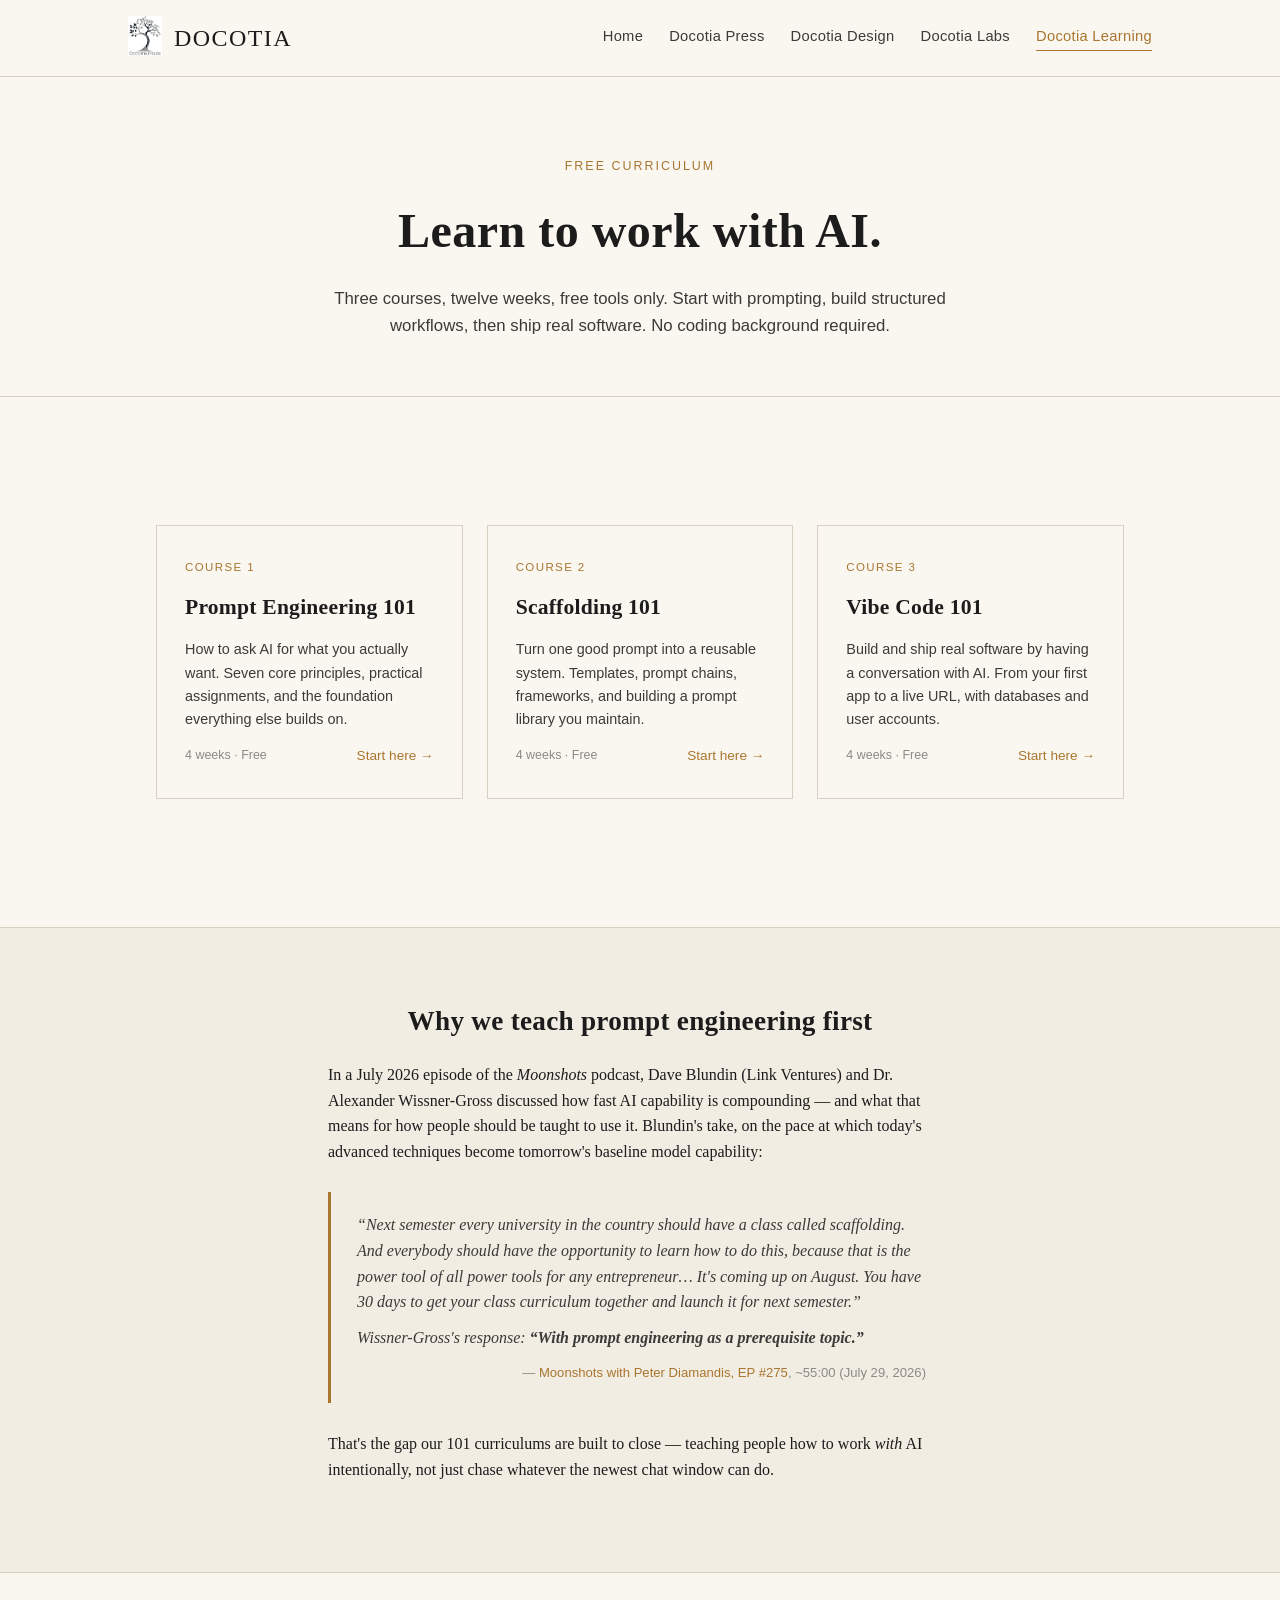
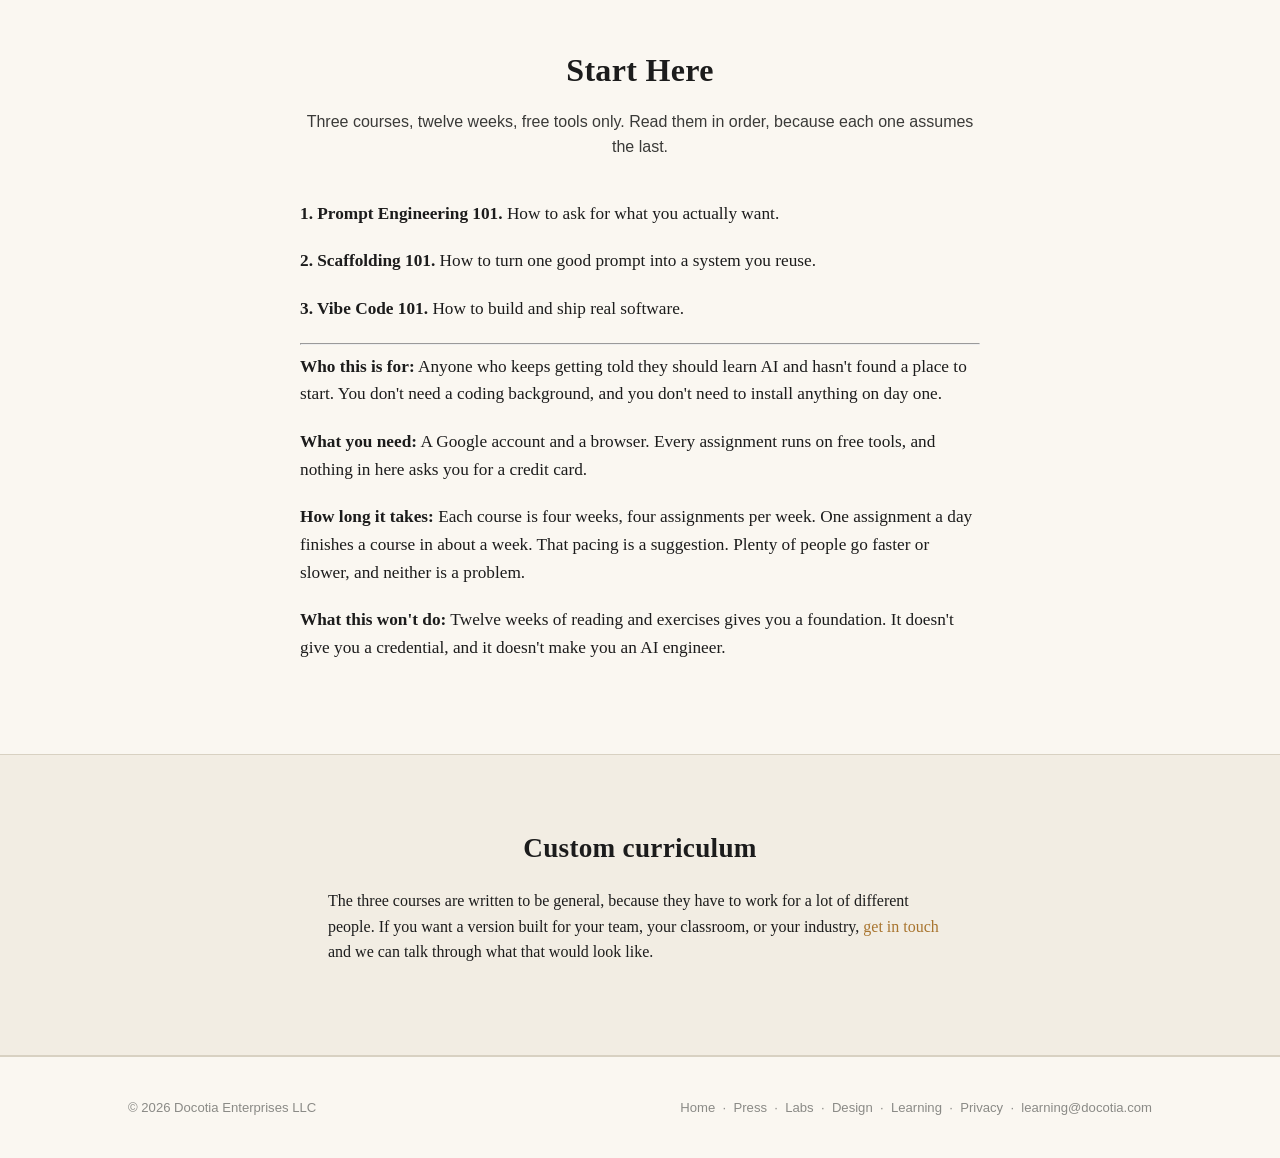
<file: learning.html>
<!DOCTYPE html>
<html lang="en">
<head>
<meta charset="UTF-8">
<meta http-equiv="refresh" content="0; url=learn/index.html">
<meta name="viewport" content="width=device-width, initial-scale=1.0">
<title>Docotia Learning</title>
<link rel="canonical" href="https://docotia.com/learn/">
</head>
<body>
<p>Redirecting to <a href="learn/index.html">Docotia Learning</a>...</p>
</body>
</html>
</file>
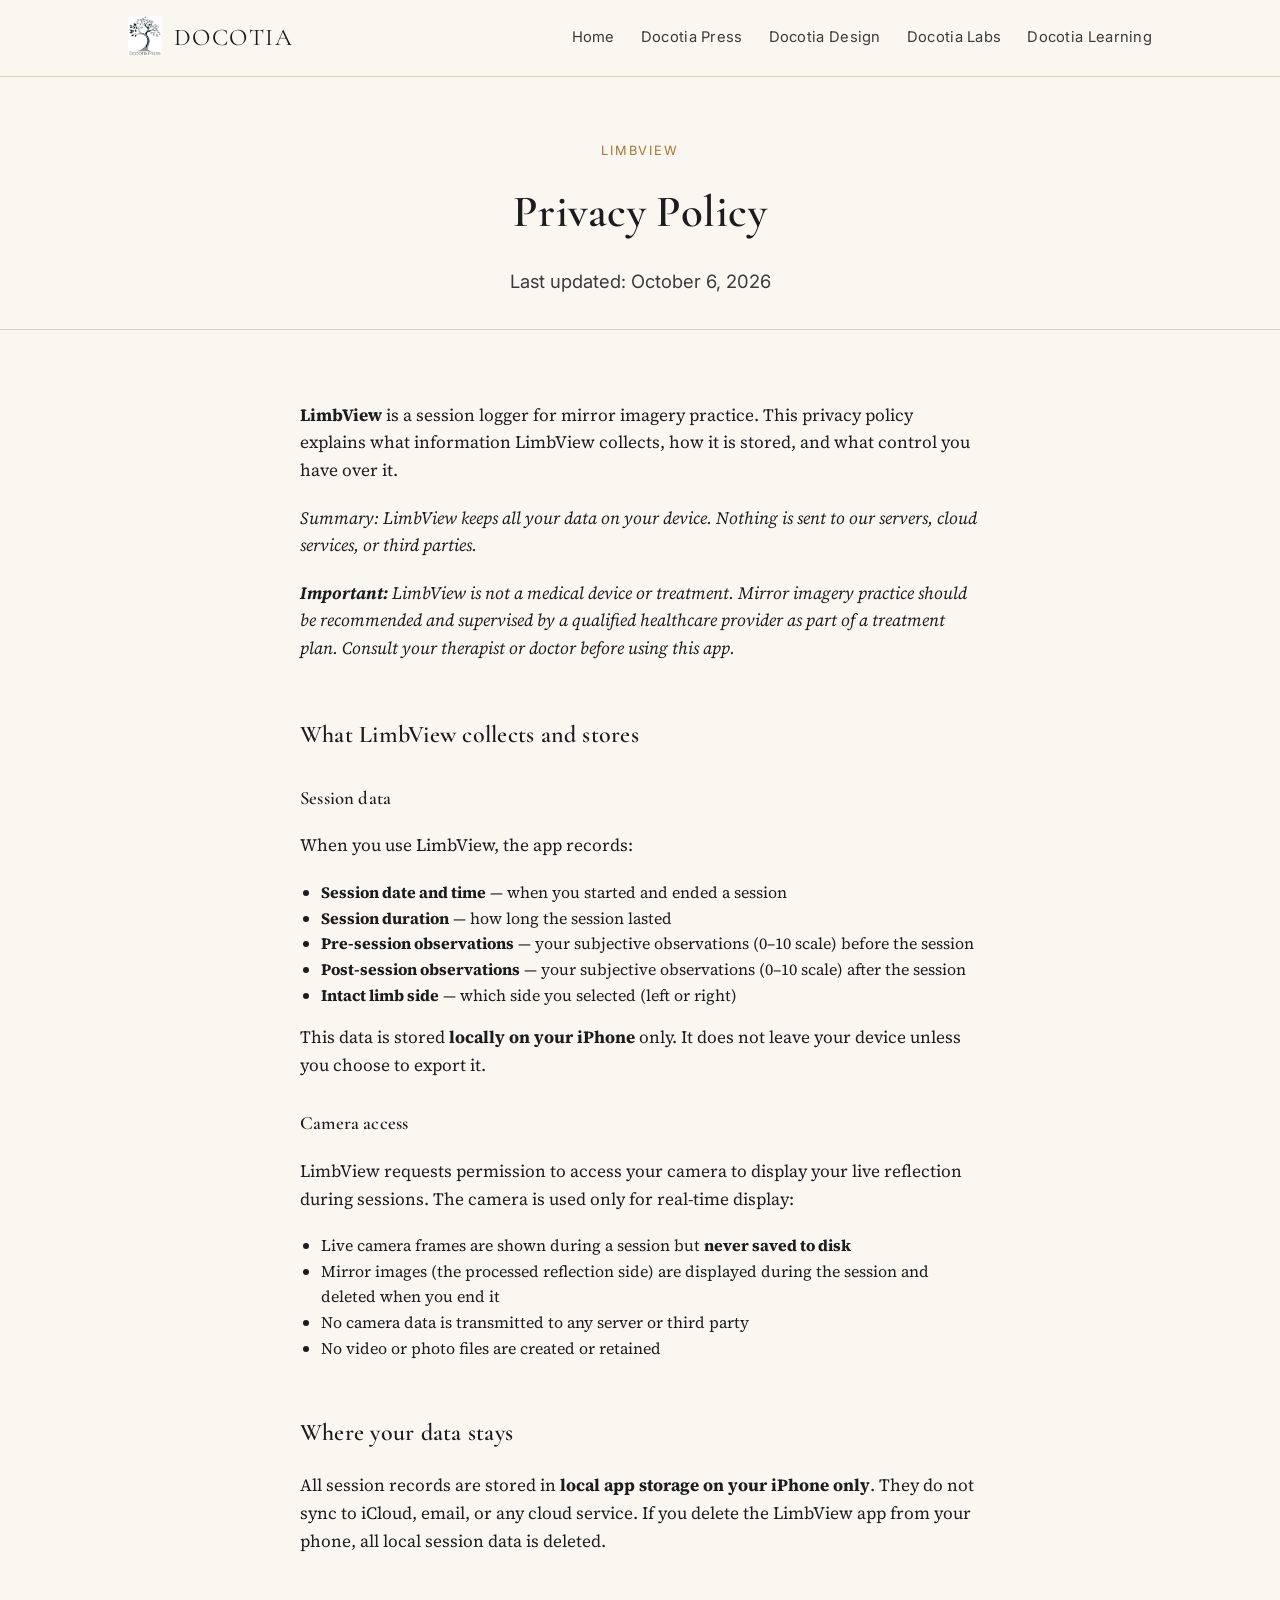
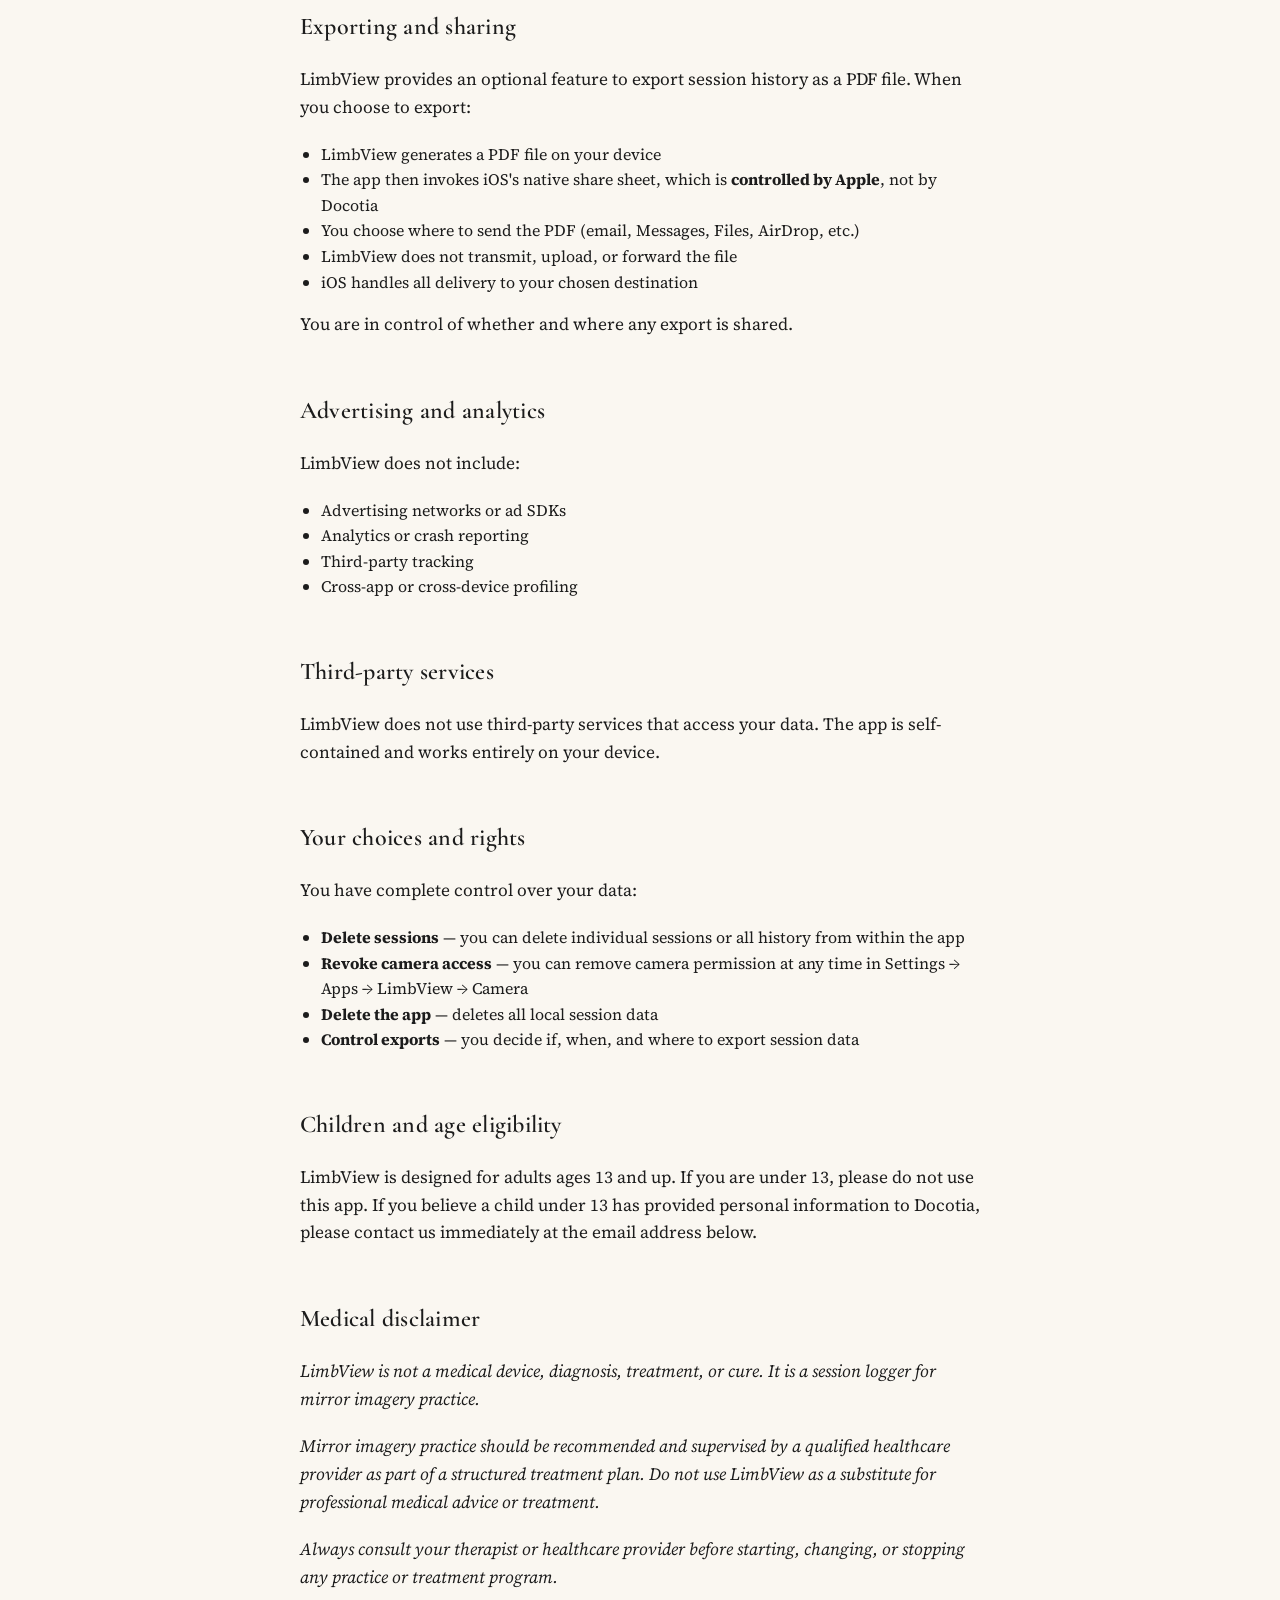
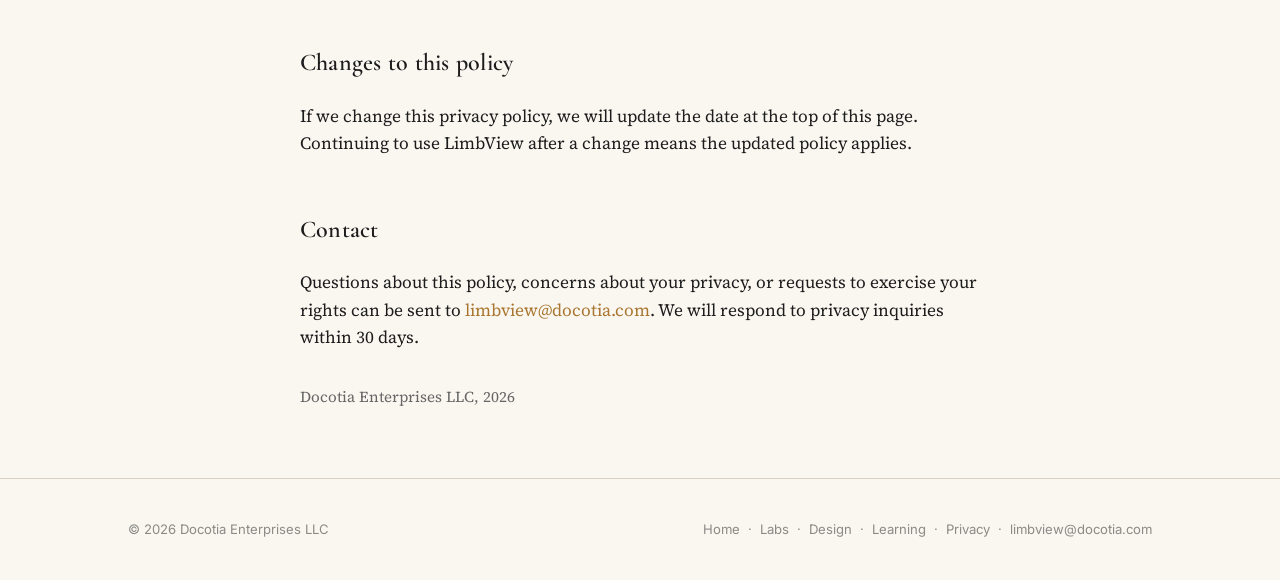
<file: limbview-privacy.html>
<!DOCTYPE html>
<html lang="en">
<head>
<meta charset="UTF-8">
<meta name="viewport" content="width=device-width, initial-scale=1.0">
<title>LimbView Privacy Policy &mdash; Docotia</title>
<meta name="description" content="LimbView privacy policy: how session data is stored locally on your device, never transmitted or shared.">
<link rel="preconnect" href="https://fonts.googleapis.com">
<link href="https://fonts.googleapis.com/css2?family=Cormorant+Garamond:wght@500;600;700&family=Source+Serif+4:opsz,wght@8..60,400;8..60,600&family=Inter:wght@400;500;600&display=swap" rel="stylesheet">
<link rel="stylesheet" href="style.css?v=c7f7449a">
</head>
<body>

<header class="site">
  <div class="bar">
    <div class="brand">
      <div class="mark"><img src="assets/docotia-press-logo.png" alt="Docotia"></div>
      <span class="name">Docotia</span>
    </div>
    <button class="menu-toggle" id="menuToggle" aria-label="Toggle menu" aria-expanded="false">
      <span></span><span></span><span></span>
    </button>
    <nav class="primary" id="primaryNav">
      <a href="index.html">Home</a>
      <a href="press.html">Docotia Press</a>
      <a href="design.html">Docotia Design</a>
      <a href="labs.html">Docotia Labs</a>
      <a href="learning.html">Docotia Learning</a>
    </nav>
  </div>
</header>

<section class="hero" style="padding:64px 0 32px;">
  <div class="wrap">
    <span class="tag">LimbView</span>
    <h1 style="font-size:clamp(2rem,4.5vw,2.8rem);">Privacy Policy</h1>
    <p class="lede">Last updated: October 6, 2026</p>
  </div>
</section>

<section style="padding-bottom:48px;">
  <div class="story">

    <p><strong>LimbView</strong> is a session logger for mirror imagery practice. This privacy policy explains what information LimbView collects, how it is stored, and what control you have over it.</p>

    <p><em>Summary: LimbView keeps all your data on your device. Nothing is sent to our servers, cloud services, or third parties.</em></p>

    <p><em><strong>Important:</strong> LimbView is not a medical device or treatment. Mirror imagery practice should be recommended and supervised by a qualified healthcare provider as part of a treatment plan. Consult your therapist or doctor before using this app.</em></p>

    <h2 style="margin-top:2.2em;">What LimbView collects and stores</h2>

    <h3 style="margin-top:1.6em;">Session data</h3>
    <p>When you use LimbView, the app records:</p>
    <ul style="padding-left:1.3em;">
      <li><strong>Session date and time</strong> — when you started and ended a session</li>
      <li><strong>Session duration</strong> — how long the session lasted</li>
      <li><strong>Pre-session observations</strong> — your subjective observations (0–10 scale) before the session</li>
      <li><strong>Post-session observations</strong> — your subjective observations (0–10 scale) after the session</li>
      <li><strong>Intact limb side</strong> — which side you selected (left or right)</li>
    </ul>
    <p>This data is stored <strong>locally on your iPhone</strong> only. It does not leave your device unless you choose to export it.</p>

    <h3 style="margin-top:1.6em;">Camera access</h3>
    <p>LimbView requests permission to access your camera to display your live reflection during sessions. The camera is used only for real-time display:</p>
    <ul style="padding-left:1.3em;">
      <li>Live camera frames are shown during a session but <strong>never saved to disk</strong></li>
      <li>Mirror images (the processed reflection side) are displayed during the session and deleted when you end it</li>
      <li>No camera data is transmitted to any server or third party</li>
      <li>No video or photo files are created or retained</li>
    </ul>

    <h2 style="margin-top:2.2em;">Where your data stays</h2>
    <p>All session records are stored in <strong>local app storage on your iPhone only</strong>. They do not sync to iCloud, email, or any cloud service. If you delete the LimbView app from your phone, all local session data is deleted.</p>

    <h2 style="margin-top:2.2em;">Exporting and sharing</h2>
    <p>LimbView provides an optional feature to export session history as a PDF file. When you choose to export:</p>
    <ul style="padding-left:1.3em;">
      <li>LimbView generates a PDF file on your device</li>
      <li>The app then invokes iOS's native share sheet, which is <strong>controlled by Apple</strong>, not by Docotia</li>
      <li>You choose where to send the PDF (email, Messages, Files, AirDrop, etc.)</li>
      <li>LimbView does not transmit, upload, or forward the file</li>
      <li>iOS handles all delivery to your chosen destination</li>
    </ul>
    <p>You are in control of whether and where any export is shared.</p>

    <h2 style="margin-top:2.2em;">Advertising and analytics</h2>
    <p>LimbView does not include:</p>
    <ul style="padding-left:1.3em;">
      <li>Advertising networks or ad SDKs</li>
      <li>Analytics or crash reporting</li>
      <li>Third-party tracking</li>
      <li>Cross-app or cross-device profiling</li>
    </ul>

    <h2 style="margin-top:2.2em;">Third-party services</h2>
    <p>LimbView does not use third-party services that access your data. The app is self-contained and works entirely on your device.</p>

    <h2 style="margin-top:2.2em;">Your choices and rights</h2>
    <p>You have complete control over your data:</p>
    <ul style="padding-left:1.3em;">
      <li><strong>Delete sessions</strong> — you can delete individual sessions or all history from within the app</li>
      <li><strong>Revoke camera access</strong> — you can remove camera permission at any time in Settings → Apps → LimbView → Camera</li>
      <li><strong>Delete the app</strong> — deletes all local session data</li>
      <li><strong>Control exports</strong> — you decide if, when, and where to export session data</li>
    </ul>

    <h2 style="margin-top:2.2em;">Children and age eligibility</h2>
    <p>LimbView is designed for adults ages 13 and up. If you are under 13, please do not use this app. If you believe a child under 13 has provided personal information to Docotia, please contact us immediately at the email address below.</p>

    <h2 style="margin-top:2.2em;">Medical disclaimer</h2>
    <p><em>LimbView is not a medical device, diagnosis, treatment, or cure. It is a session logger for mirror imagery practice.</em></p>
    <p><em>Mirror imagery practice should be recommended and supervised by a qualified healthcare provider as part of a structured treatment plan. Do not use LimbView as a substitute for professional medical advice or treatment.</em></p>
    <p><em>Always consult your therapist or healthcare provider before starting, changing, or stopping any practice or treatment program.</em></p>

    <h2 style="margin-top:2.2em;">Changes to this policy</h2>
    <p>If we change this privacy policy, we will update the date at the top of this page. Continuing to use LimbView after a change means the updated policy applies.</p>

    <h2 style="margin-top:2.2em;">Contact</h2>
    <p>Questions about this policy, concerns about your privacy, or requests to exercise your rights can be sent to <a href="mailto:limbview@docotia.com">limbview@docotia.com</a>. We will respond to privacy inquiries within 30 days.</p>

    <p style="margin-top:2.2em; font-size:0.95em; color:#666;">Docotia Enterprises LLC, 2026</p>

  </div>
</section>

<footer class="site">
  <div class="wrap">
    <span>&copy; 2026 Docotia Enterprises LLC</span>
    <span>
      <a href="index.html">Home</a> &nbsp;&middot;&nbsp;
      <a href="labs.html">Labs</a> &nbsp;&middot;&nbsp;
      <a href="design.html">Design</a> &nbsp;&middot;&nbsp;
      <a href="learning.html">Learning</a> &nbsp;&middot;&nbsp;
      <a href="privacy.html">Privacy</a> &nbsp;&middot;&nbsp;
      <a href="mailto:limbview@docotia.com">limbview@docotia.com</a>
    </span>
  </div>
</footer>

<script>
const menuToggle = document.getElementById('menuToggle');
const primaryNav = document.getElementById('primaryNav');
menuToggle.addEventListener('click', () => {
  const isOpen = primaryNav.classList.toggle('open');
  menuToggle.classList.toggle('open', isOpen);
  menuToggle.setAttribute('aria-expanded', isOpen);
});
primaryNav.querySelectorAll('a').forEach(a => a.addEventListener('click', () => {
  primaryNav.classList.remove('open');
  menuToggle.classList.remove('open');
  menuToggle.setAttribute('aria-expanded', 'false');
}));
</script>
</body>
</html>
</file>
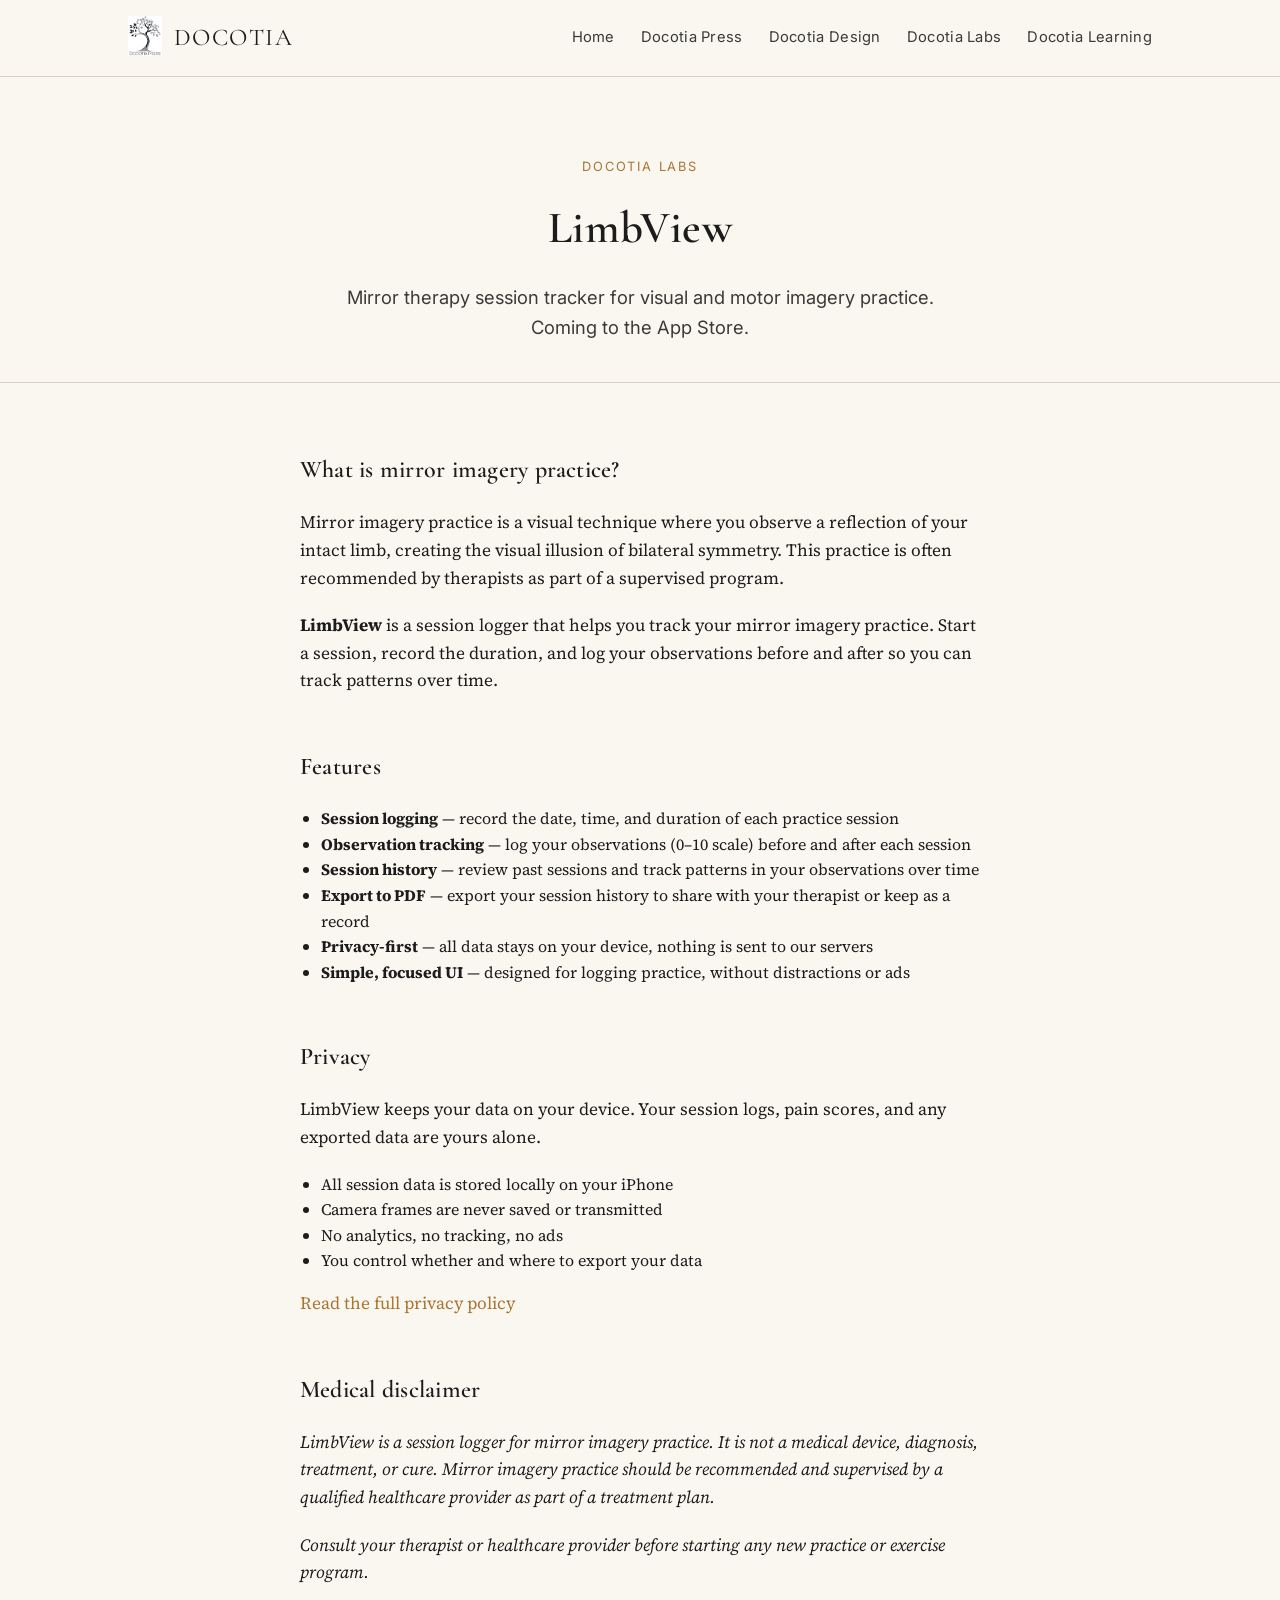
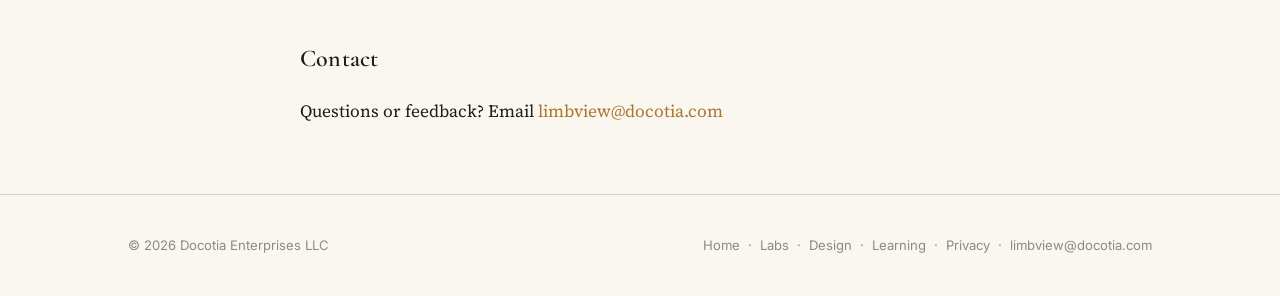
<file: limbview.html>
<!DOCTYPE html>
<html lang="en">
<head>
<meta charset="UTF-8">
<meta name="viewport" content="width=device-width, initial-scale=1.0">
<title>LimbView &mdash; Mirror Therapy Session Tracker</title>
<meta name="description" content="LimbView is a mirror therapy companion app for visual and motor imagery practice. Session tracking with pre/post pain scores, all data stays on your device.">
<link rel="preconnect" href="https://fonts.googleapis.com">
<link href="https://fonts.googleapis.com/css2?family=Cormorant+Garamond:wght@500;600;700&family=Source+Serif+4:opsz,wght@8..60,400;8..60,600&family=Inter:wght@400;500;600&display=swap" rel="stylesheet">
<link rel="stylesheet" href="style.css?v=c7f7449a">
</head>
<body>

<header class="site">
  <div class="bar">
    <div class="brand">
      <div class="mark"><img src="assets/docotia-press-logo.png" alt="Docotia"></div>
      <span class="name">Docotia</span>
    </div>
    <button class="menu-toggle" id="menuToggle" aria-label="Toggle menu" aria-expanded="false">
      <span></span><span></span><span></span>
    </button>
    <nav class="primary" id="primaryNav">
      <a href="index.html">Home</a>
      <a href="press.html">Docotia Press</a>
      <a href="design.html">Docotia Design</a>
      <a href="labs.html">Docotia Labs</a>
      <a href="learn/index.html">Docotia Learning</a>
    </nav>
  </div>
</header>

<section class="hero" style="padding:80px 0 40px;">
  <div class="wrap">
    <span class="tag">Docotia Labs</span>
    <h1 style="font-size:clamp(2rem,4.5vw,2.8rem);">LimbView</h1>
    <p class="lede">Mirror therapy session tracker for visual and motor imagery practice. Coming to the App Store.</p>
  </div>
</section>

<section style="padding:48px 0;">
  <div class="story">

    <h2>What is mirror imagery practice?</h2>
    <p>Mirror imagery practice is a visual technique where you observe a reflection of your intact limb, creating the visual illusion of bilateral symmetry. This practice is often recommended by therapists as part of a supervised program.</p>
    <p><strong>LimbView</strong> is a session logger that helps you track your mirror imagery practice. Start a session, record the duration, and log your observations before and after so you can track patterns over time.</p>

    <h2 style="margin-top:2.2em;">Features</h2>
    <ul style="padding-left:1.3em;">
      <li><strong>Session logging</strong> — record the date, time, and duration of each practice session</li>
      <li><strong>Observation tracking</strong> — log your observations (0–10 scale) before and after each session</li>
      <li><strong>Session history</strong> — review past sessions and track patterns in your observations over time</li>
      <li><strong>Export to PDF</strong> — export your session history to share with your therapist or keep as a record</li>
      <li><strong>Privacy-first</strong> — all data stays on your device, nothing is sent to our servers</li>
      <li><strong>Simple, focused UI</strong> — designed for logging practice, without distractions or ads</li>
    </ul>

    <h2 style="margin-top:2.2em;">Privacy</h2>
    <p>LimbView keeps your data on your device. Your session logs, pain scores, and any exported data are yours alone.</p>
    <ul style="padding-left:1.3em;">
      <li>All session data is stored locally on your iPhone</li>
      <li>Camera frames are never saved or transmitted</li>
      <li>No analytics, no tracking, no ads</li>
      <li>You control whether and where to export your data</li>
    </ul>
    <p><a href="limbview-privacy.html">Read the full privacy policy</a></p>

    <h2 style="margin-top:2.2em;\">Medical disclaimer</h2>
    <p><em>LimbView is a session logger for mirror imagery practice. It is not a medical device, diagnosis, treatment, or cure. Mirror imagery practice should be recommended and supervised by a qualified healthcare provider as part of a treatment plan.</em></p>
    <p><em>Consult your therapist or healthcare provider before starting any new practice or exercise program.</em></p>

    <h2 style="margin-top:2.2em;\">Contact</h2>
    <p>Questions or feedback? Email <a href="mailto:limbview@docotia.com">limbview@docotia.com</a></p>

  </div>
</section>

<footer class="site">
  <div class="wrap">
    <span>&copy; 2026 Docotia Enterprises LLC</span>
    <span>
      <a href="index.html">Home</a> &nbsp;&middot;&nbsp;
      <a href="labs.html">Labs</a> &nbsp;&middot;&nbsp;
      <a href="design.html">Design</a> &nbsp;&middot;&nbsp;
      <a href="learn/index.html">Learning</a> &nbsp;&middot;&nbsp;
      <a href="limbview-privacy.html">Privacy</a> &nbsp;&middot;&nbsp;
      <a href="mailto:limbview@docotia.com">limbview@docotia.com</a>
    </span>
  </div>
</footer>

<script>
const menuToggle = document.getElementById('menuToggle');
const primaryNav = document.getElementById('primaryNav');
menuToggle.addEventListener('click', () => {
  const isOpen = primaryNav.classList.toggle('open');
  menuToggle.classList.toggle('open', isOpen);
  menuToggle.setAttribute('aria-expanded', isOpen);
});
primaryNav.querySelectorAll('a').forEach(a => a.addEventListener('click', () => {
  primaryNav.classList.remove('open');
  menuToggle.classList.remove('open');
  menuToggle.setAttribute('aria-expanded', 'false');
}));
</script>
</body>
</html>
</file>
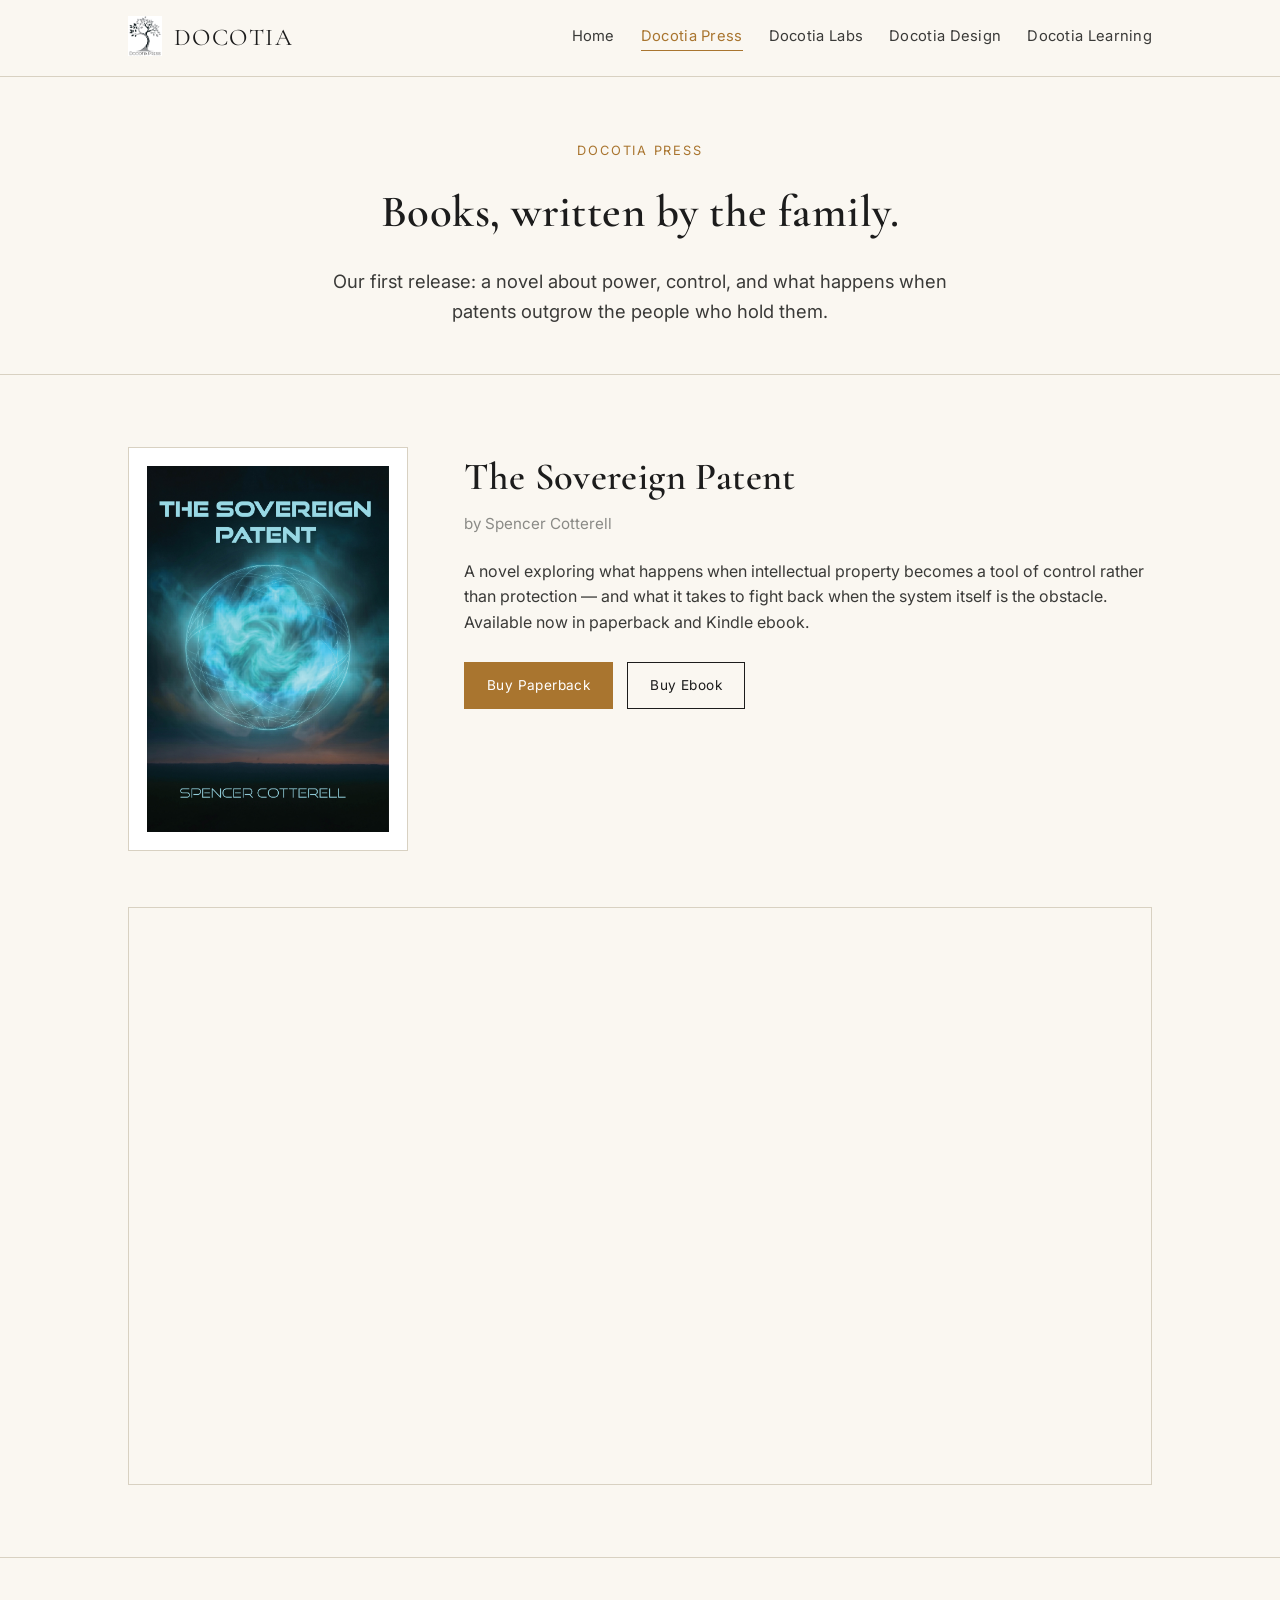
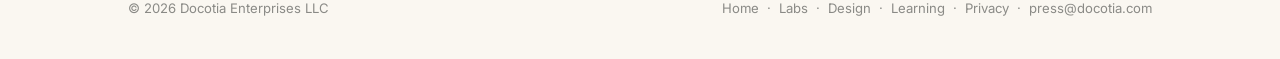
<file: press.html>
<!DOCTYPE html>
<html lang="en">
<head>
<meta charset="UTF-8">
<meta name="viewport" content="width=device-width, initial-scale=1.0">
<title>Docotia Press &mdash; The Sovereign Patent</title>
<meta name="description" content="Docotia Press: The Sovereign Patent by Spencer Cotterell, available in paperback and ebook.">
<link rel="preconnect" href="https://fonts.googleapis.com">
<link href="https://fonts.googleapis.com/css2?family=Cormorant+Garamond:wght@500;600;700&family=Source+Serif+4:opsz,wght@8..60,400;8..60,600&family=Inter:wght@400;500;600&display=swap" rel="stylesheet">
<link rel="stylesheet" href="style.css?v=c7f7449a">
</head>
<body>

<header class="site">
  <div class="bar">
    <div class="brand">
      <div class="mark"><img src="assets/docotia-press-logo.png" alt="Docotia"></div>
      <span class="name">Docotia</span>
    </div>
    <button class="menu-toggle" id="menuToggle" aria-label="Toggle menu" aria-expanded="false">
      <span></span><span></span><span></span>
    </button>
    <nav class="primary" id="primaryNav">
      <a href="index.html">Home</a>
      <a href="press.html" class="active">Docotia Press</a>
      <a href="labs.html">Docotia Labs</a>
      <a href="design.html">Docotia Design</a>
      <a href="learn/index.html">Docotia Learning</a>
    </nav>
  </div>
</header>

<section class="hero" style="padding:64px 0 48px;">
  <div class="wrap">
    <span class="tag">Docotia Press</span>
    <h1 style="font-size:clamp(2rem,4.5vw,2.8rem);">Books, written by the family.</h1>
    <p class="lede">Our first release: a novel about power, control, and what happens when patents outgrow the people who hold them.</p>
  </div>
</section>

<section>
  <div class="wrap book-layout">
    <div class="book-cover">
      <img src="assets/sovereign-patent-cover.jpeg" alt="The Sovereign Patent, cover">
    </div>
    <div class="book-meta">
      <h2>The Sovereign Patent</h2>
      <div class="by">by Spencer Cotterell</div>
      <p>A novel exploring what happens when intellectual property becomes a tool of control rather than protection &mdash; and what it takes to fight back when the system itself is the obstacle. Available now in paperback and Kindle ebook.</p>
      <div class="buy-row">
        <a class="btn primary" href="https://www.amazon.com/Sovereign-Patent-Spencer-Cotterell/dp/B0HJSXCT5B" target="_blank" rel="noopener">Buy Paperback</a>
        <a class="btn" href="https://www.amazon.com/Sovereign-Patent-Spencer-Cotterell-ebook/dp/B0H9G5PDD1" target="_blank" rel="noopener">Buy Ebook</a>
      </div>
    </div>
  </div>

  <div class="wrap">
    <div class="video-wrap">
      <iframe src="https://www.youtube.com/embed/BiGehUcfAZs" title="The Sovereign Patent &mdash; Trailer" allow="accelerometer; autoplay; clipboard-write; encrypted-media; gyroscope; picture-in-picture" allowfullscreen></iframe>
    </div>
  </div>
</section>

<footer class="site">
  <div class="wrap">
    <span>&copy; 2026 Docotia Enterprises LLC</span>
    <span>
      <a href="index.html">Home</a> &nbsp;&middot;&nbsp;
      <a href="labs.html">Labs</a> &nbsp;&middot;&nbsp;
      <a href="design.html">Design</a> &nbsp;&middot;&nbsp;
      <a href="learn/index.html">Learning</a> &nbsp;&middot;&nbsp;
      <a href="privacy.html">Privacy</a> &nbsp;&middot;&nbsp;
      <a href="mailto:press@docotia.com">press@docotia.com</a>
    </span>
  </div>
</footer>

<script>
const menuToggle = document.getElementById('menuToggle');
const primaryNav = document.getElementById('primaryNav');
menuToggle.addEventListener('click', () => {
  const isOpen = primaryNav.classList.toggle('open');
  menuToggle.classList.toggle('open', isOpen);
  menuToggle.setAttribute('aria-expanded', isOpen);
});
primaryNav.querySelectorAll('a').forEach(a => a.addEventListener('click', () => {
  primaryNav.classList.remove('open');
  menuToggle.classList.remove('open');
  menuToggle.setAttribute('aria-expanded', 'false');
}));
</script>
</body>
</html>
</file>
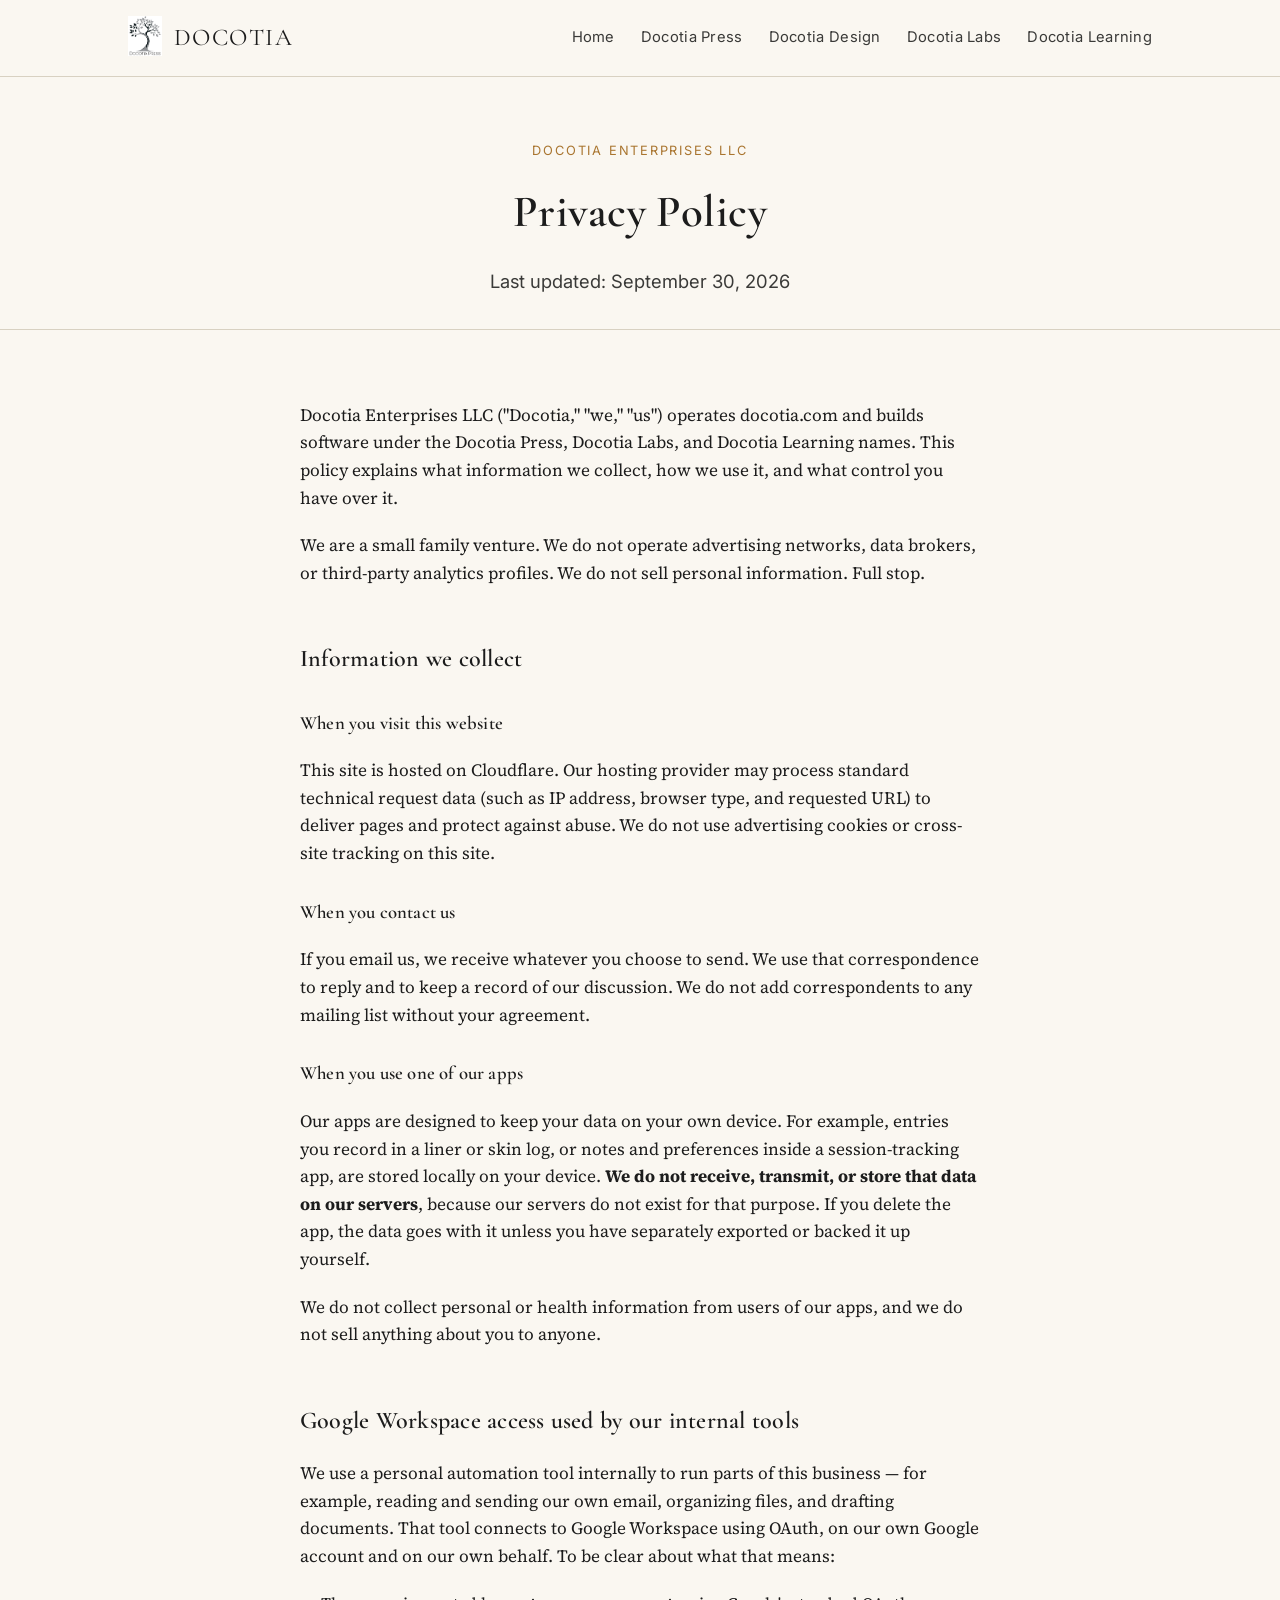
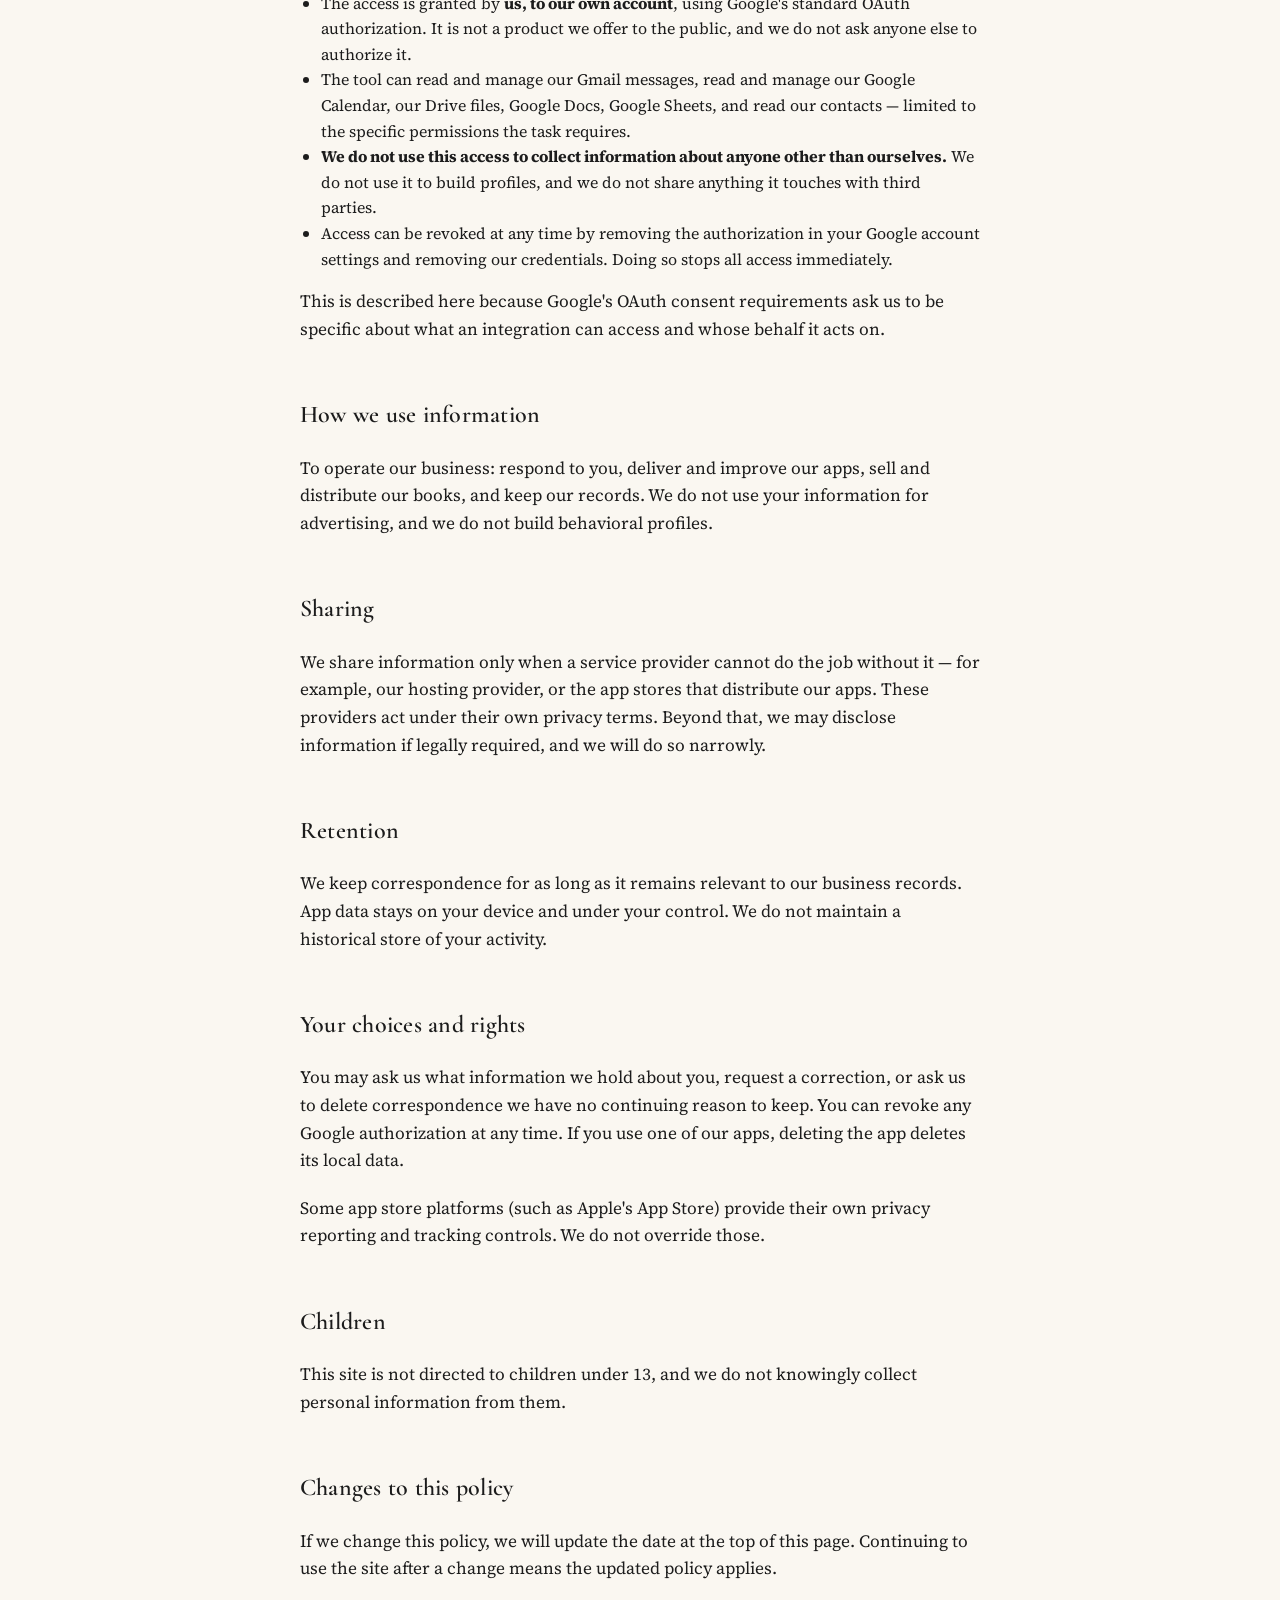
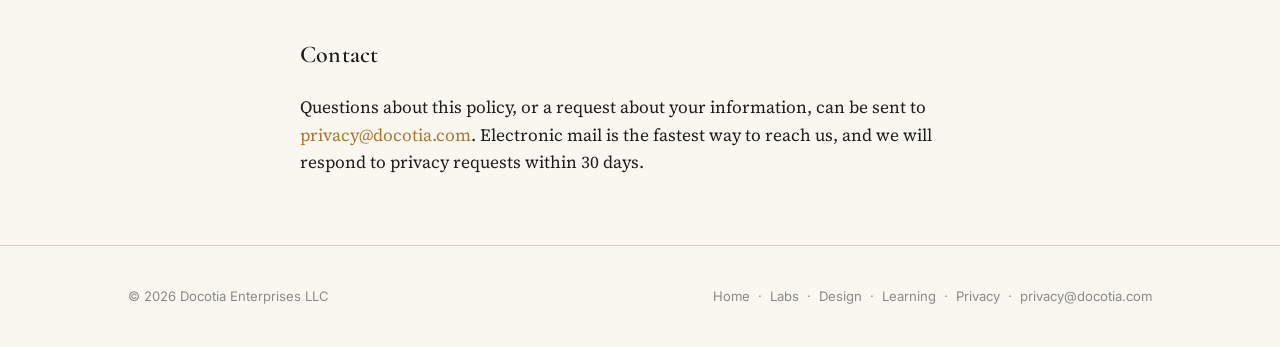
<file: privacy.html>
<!DOCTYPE html>
<html lang="en">
<head>
<meta charset="UTF-8">
<meta name="viewport" content="width=device-width, initial-scale=1.0">
<title>Privacy Policy &mdash; Docotia</title>
<meta name="description" content="How Docotia Enterprises LLC handles data: what our websites and apps collect, the Google Workspace access used by our personal automation tools, and your rights.">
<link rel="preconnect" href="https://fonts.googleapis.com">
<link href="https://fonts.googleapis.com/css2?family=Cormorant+Garamond:wght@500;600;700&family=Source+Serif+4:opsz,wght@8..60,400;8..60,600&family=Inter:wght@400;500;600&display=swap" rel="stylesheet">
<link rel="stylesheet" href="style.css?v=c7f7449a">
</head>
<body>

<header class="site">
  <div class="bar">
    <div class="brand">
      <div class="mark"><img src="assets/docotia-press-logo.png" alt="Docotia"></div>
      <span class="name">Docotia</span>
    </div>
    <button class="menu-toggle" id="menuToggle" aria-label="Toggle menu" aria-expanded="false">
      <span></span><span></span><span></span>
    </button>
    <nav class="primary" id="primaryNav">
      <a href="index.html">Home</a>
      <a href="press.html">Docotia Press</a>
      <a href="design.html">Docotia Design</a>
      <a href="labs.html">Docotia Labs</a>
      <a href="learning.html">Docotia Learning</a>
    </nav>
  </div>
</header>

<section class="hero" style="padding:64px 0 32px;">
  <div class="wrap">
    <span class="tag">Docotia Enterprises LLC</span>
    <h1 style="font-size:clamp(2rem,4.5vw,2.8rem);">Privacy Policy</h1>
    <p class="lede">Last updated: September 30, 2026</p>
  </div>
</section>

<section style="padding-bottom:48px;">
  <div class="story">

    <p>Docotia Enterprises LLC ("Docotia," "we," "us") operates docotia.com and builds
    software under the Docotia Press, Docotia Labs, and Docotia Learning names. This policy
    explains what information we collect, how we use it, and what control you have over it.</p>

    <p>We are a small family venture. We do not operate advertising networks, data brokers,
    or third-party analytics profiles. We do not sell personal information. Full stop.</p>

    <h2 style="margin-top:2.2em;">Information we collect</h2>

    <h3 style="margin-top:1.6em;">When you visit this website</h3>
    <p>This site is hosted on Cloudflare. Our hosting provider may process standard
    technical request data (such as IP address, browser type, and requested URL) to deliver
    pages and protect against abuse. We do not use advertising cookies or cross-site
    tracking on this site.</p>

    <h3 style="margin-top:1.6em;">When you contact us</h3>
    <p>If you email us, we receive whatever you choose to send. We use that correspondence
    to reply and to keep a record of our discussion. We do not add correspondents to any
    mailing list without your agreement.</p>

    <h3 style="margin-top:1.6em;">When you use one of our apps</h3>
    <p>Our apps are designed to keep your data on your own device. For example, entries you
    record in a liner or skin log, or notes and preferences inside a session-tracking app,
    are stored locally on your device. <strong>We do not receive, transmit, or store that
    data on our servers</strong>, because our servers do not exist for that purpose. If you
    delete the app, the data goes with it unless you have separately exported or backed it
    up yourself.</p>
    <p>We do not collect personal or health information from users of our apps, and we do
    not sell anything about you to anyone.</p>

    <h2 style="margin-top:2.2em;">Google Workspace access used by our internal tools</h2>

    <p>We use a personal automation tool internally to run parts of this business &mdash;
    for example, reading and sending our own email, organizing files, and drafting documents.
    That tool connects to Google Workspace using OAuth, on our own Google account and on our
    own behalf. To be clear about what that means:</p>

    <ul style="padding-left:1.3em;">
      <li>The access is granted by <strong>us, to our own account</strong>, using Google's
      standard OAuth authorization. It is not a product we offer to the public, and we do not
      ask anyone else to authorize it.</li>
      <li>The tool can read and manage our Gmail messages, read and manage our Google
      Calendar, our Drive files, Google Docs, Google Sheets, and read our contacts &mdash;
      limited to the specific permissions the task requires.</li>
      <li><strong>We do not use this access to collect information about anyone other than
      ourselves.</strong> We do not use it to build profiles, and we do not share anything
      it touches with third parties.</li>
      <li>Access can be revoked at any time by removing the authorization in your Google
      account settings and removing our credentials. Doing so stops all access immediately.</li>
    </ul>

    <p>This is described here because Google's OAuth consent requirements ask us to be
    specific about what an integration can access and whose behalf it acts on.</p>

    <h2 style="margin-top:2.2em;">How we use information</h2>
    <p>To operate our business: respond to you, deliver and improve our apps, sell and
    distribute our books, and keep our records. We do not use your information for
    advertising, and we do not build behavioral profiles.</p>

    <h2 style="margin-top:2.2em;">Sharing</h2>
    <p>We share information only when a service provider cannot do the job without it &mdash;
    for example, our hosting provider, or the app stores that distribute our apps. These
    providers act under their own privacy terms. Beyond that, we may disclose information if
    legally required, and we will do so narrowly.</p>

    <h2 style="margin-top:2.2em;">Retention</h2>
    <p>We keep correspondence for as long as it remains relevant to our business records.
    App data stays on your device and under your control. We do not maintain a historical
    store of your activity.</p>

    <h2 style="margin-top:2.2em;">Your choices and rights</h2>
    <p>You may ask us what information we hold about you, request a correction, or ask us to
    delete correspondence we have no continuing reason to keep. You can revoke any Google
    authorization at any time. If you use one of our apps, deleting the app deletes its local
    data.</p>
    <p>Some app store platforms (such as Apple's App Store) provide their own privacy
    reporting and tracking controls. We do not override those.</p>

    <h2 style="margin-top:2.2em;">Children</h2>
    <p>This site is not directed to children under 13, and we do not knowingly collect
    personal information from them.</p>

    <h2 style="margin-top:2.2em;">Changes to this policy</h2>
    <p>If we change this policy, we will update the date at the top of this page. Continuing
    to use the site after a change means the updated policy applies.</p>

    <h2 style="margin-top:2.2em;">Contact</h2>
    <p>Questions about this policy, or a request about your information, can be sent to
    <a href="mailto:privacy@docotia.com">privacy@docotia.com</a>. Electronic mail is the
    fastest way to reach us, and we will respond to privacy requests within 30 days.</p>

  </div>
</section>

<footer class="site">
  <div class="wrap">
    <span>&copy; 2026 Docotia Enterprises LLC</span>
    <span>
      <a href="index.html">Home</a> &nbsp;&middot;&nbsp;
      <a href="labs.html">Labs</a> &nbsp;&middot;&nbsp;
      <a href="design.html">Design</a> &nbsp;&middot;&nbsp;
      <a href="learning.html">Learning</a> &nbsp;&middot;&nbsp;
      <a href="privacy.html">Privacy</a> &nbsp;&middot;&nbsp;
      <a href="mailto:privacy@docotia.com">privacy@docotia.com</a>
    </span>
  </div>
</footer>

<script>
const menuToggle = document.getElementById('menuToggle');
const primaryNav = document.getElementById('primaryNav');
menuToggle.addEventListener('click', () => {
  const isOpen = primaryNav.classList.toggle('open');
  menuToggle.classList.toggle('open', isOpen);
  menuToggle.setAttribute('aria-expanded', isOpen);
});
primaryNav.querySelectorAll('a').forEach(a => a.addEventListener('click', () => {
  primaryNav.classList.remove('open');
  menuToggle.classList.remove('open');
  menuToggle.setAttribute('aria-expanded', 'false');
}));
</script>
</body>
</html>
</file>
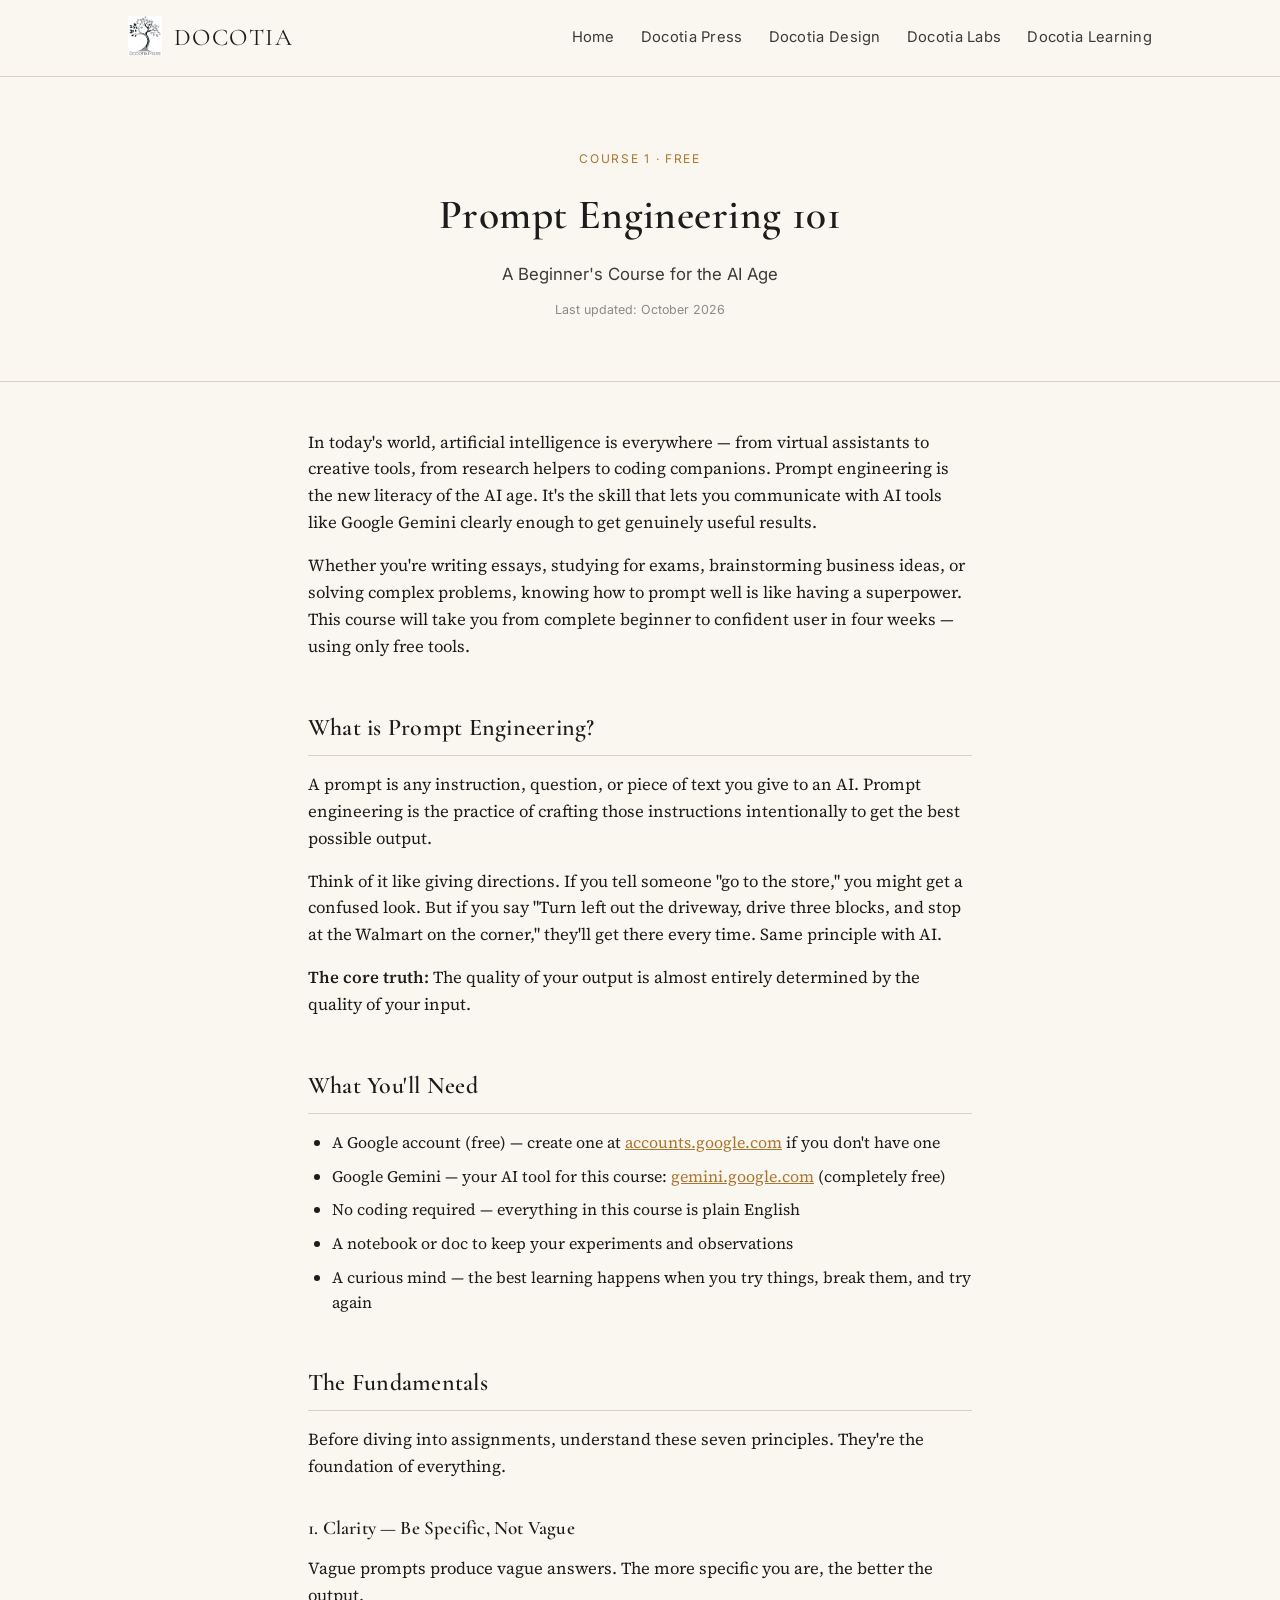
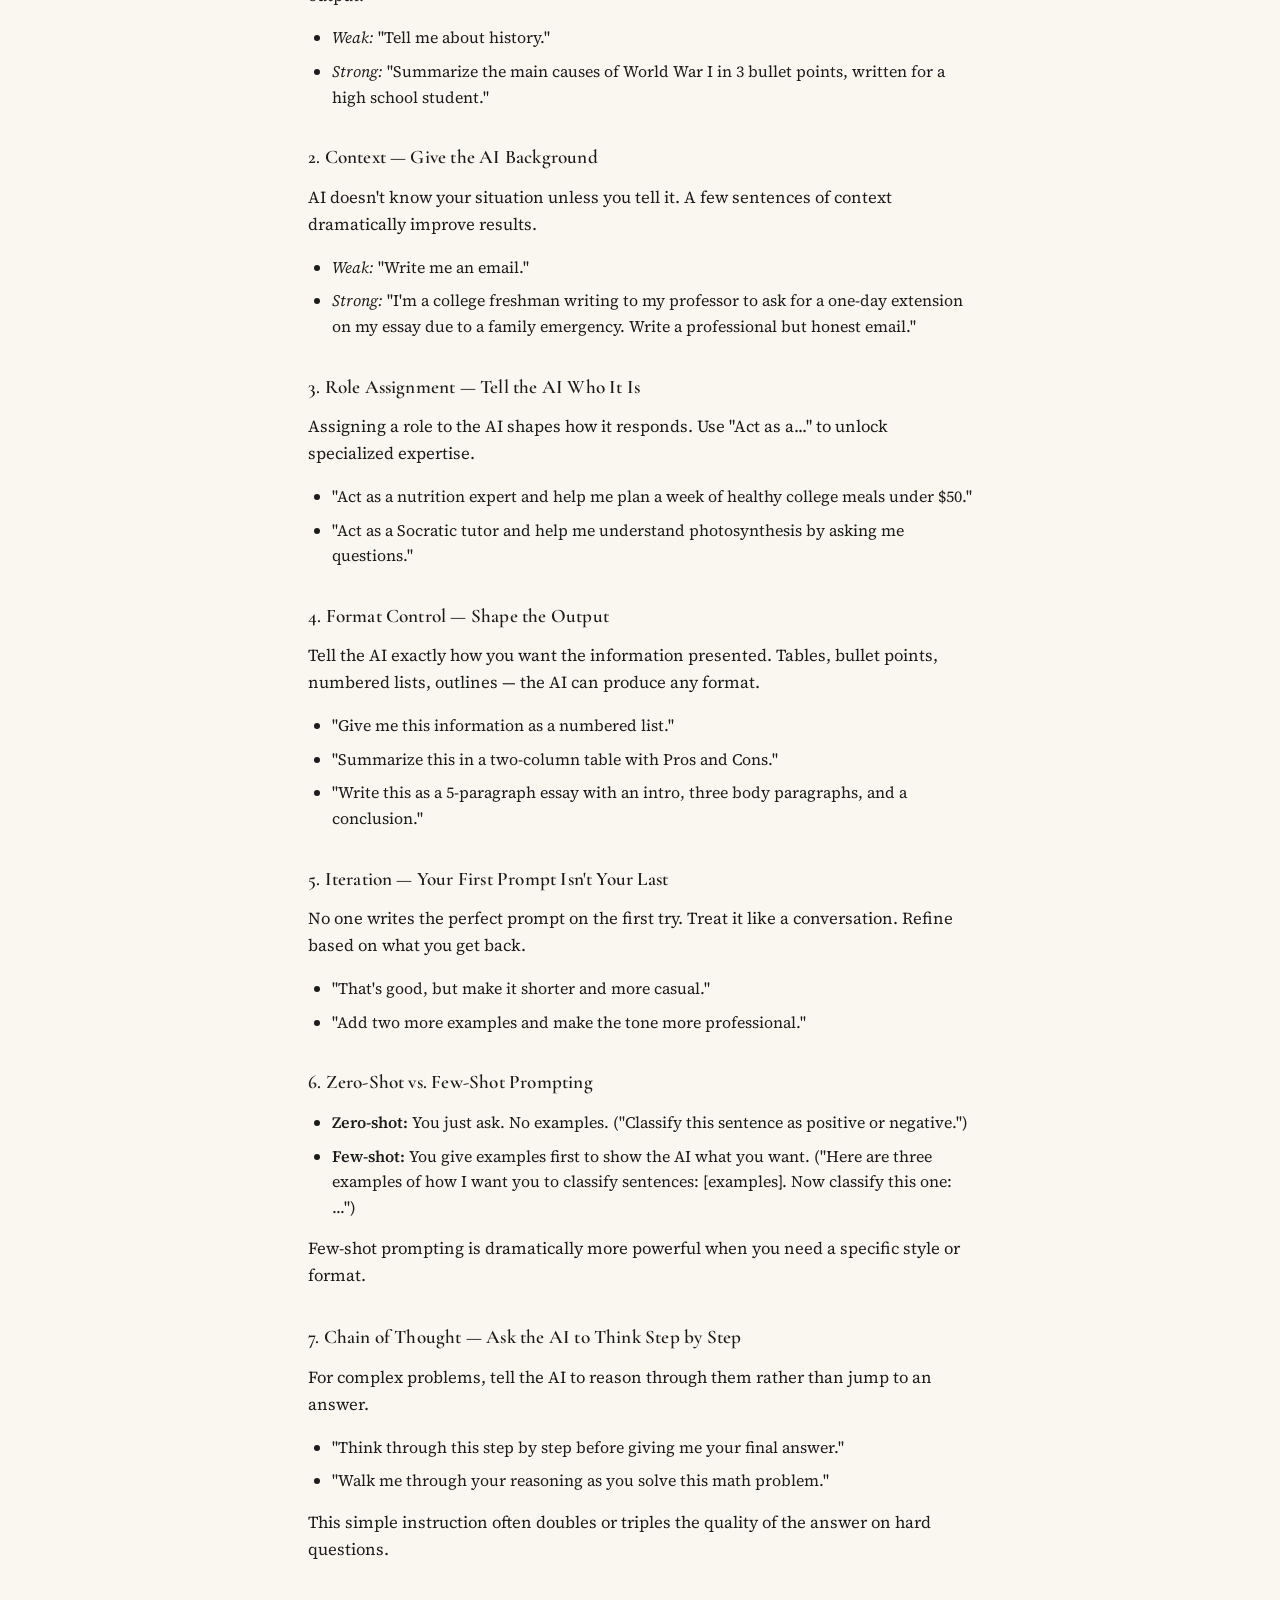
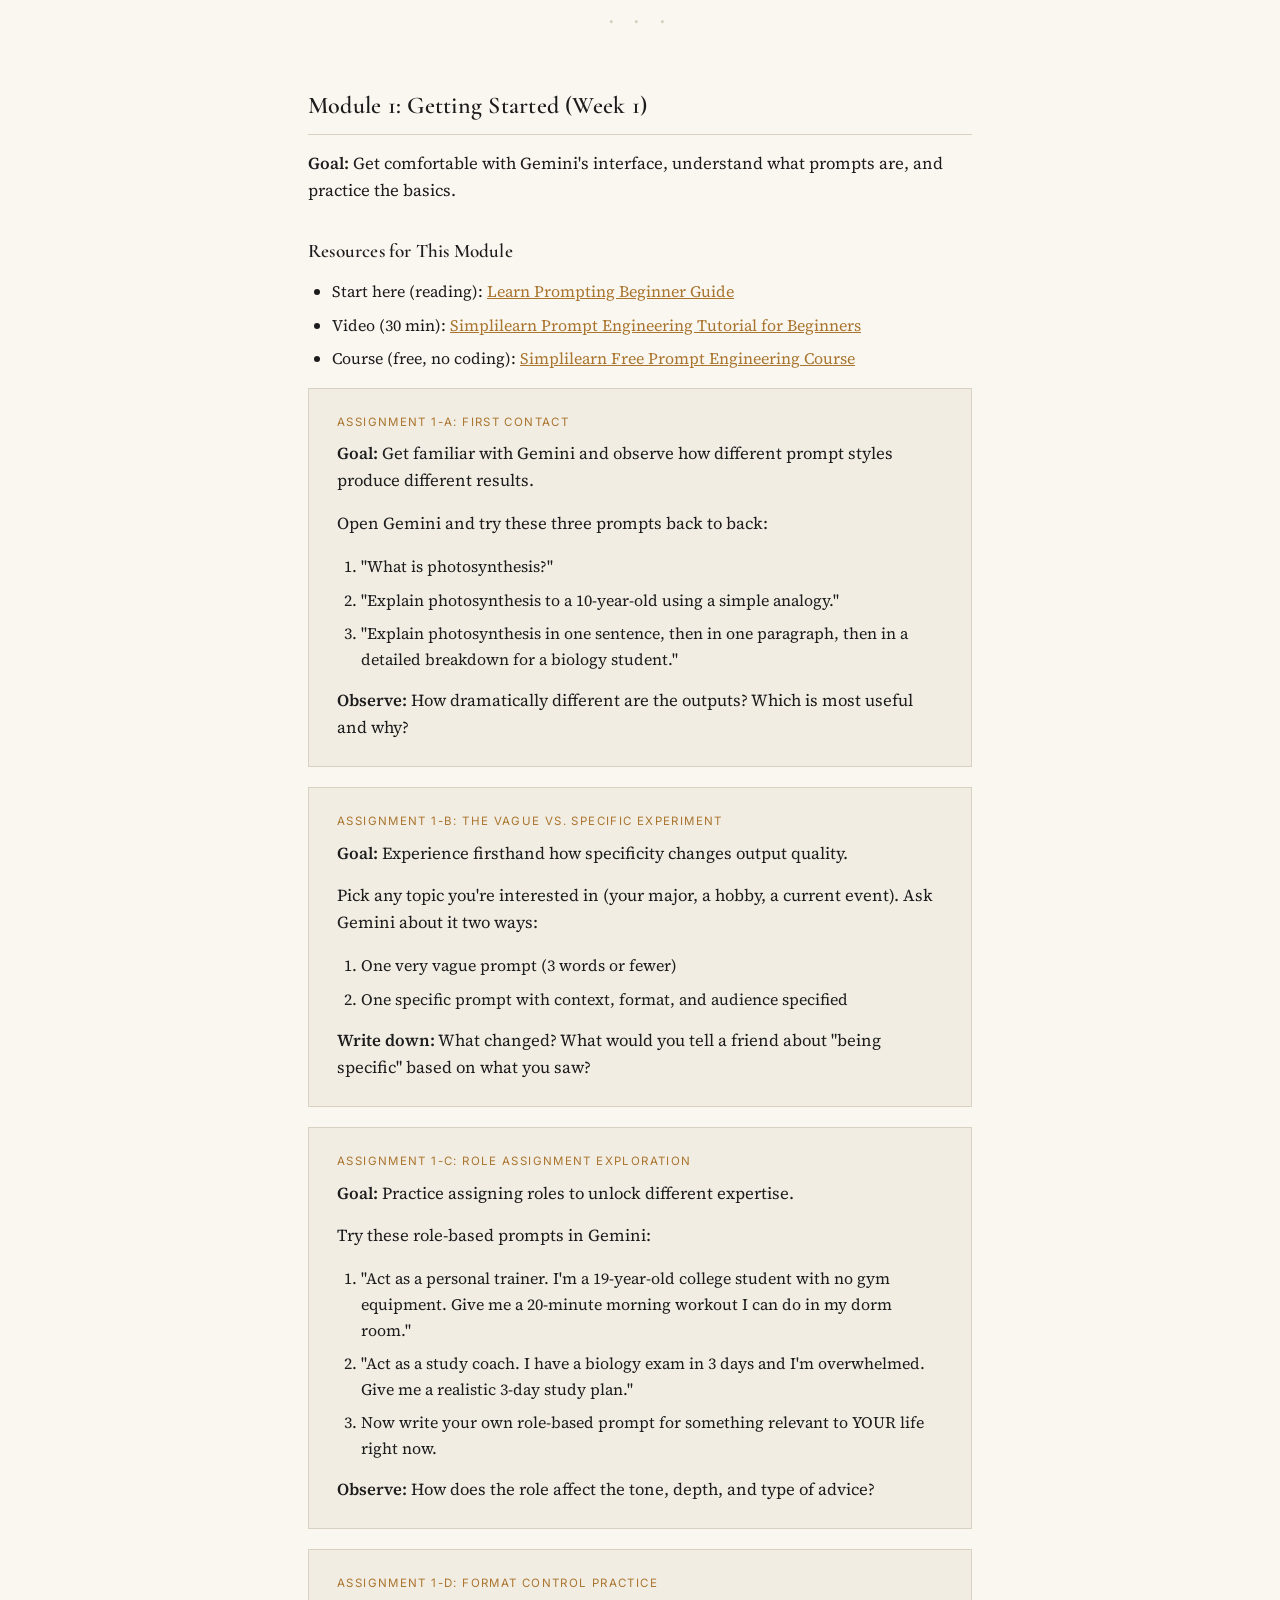
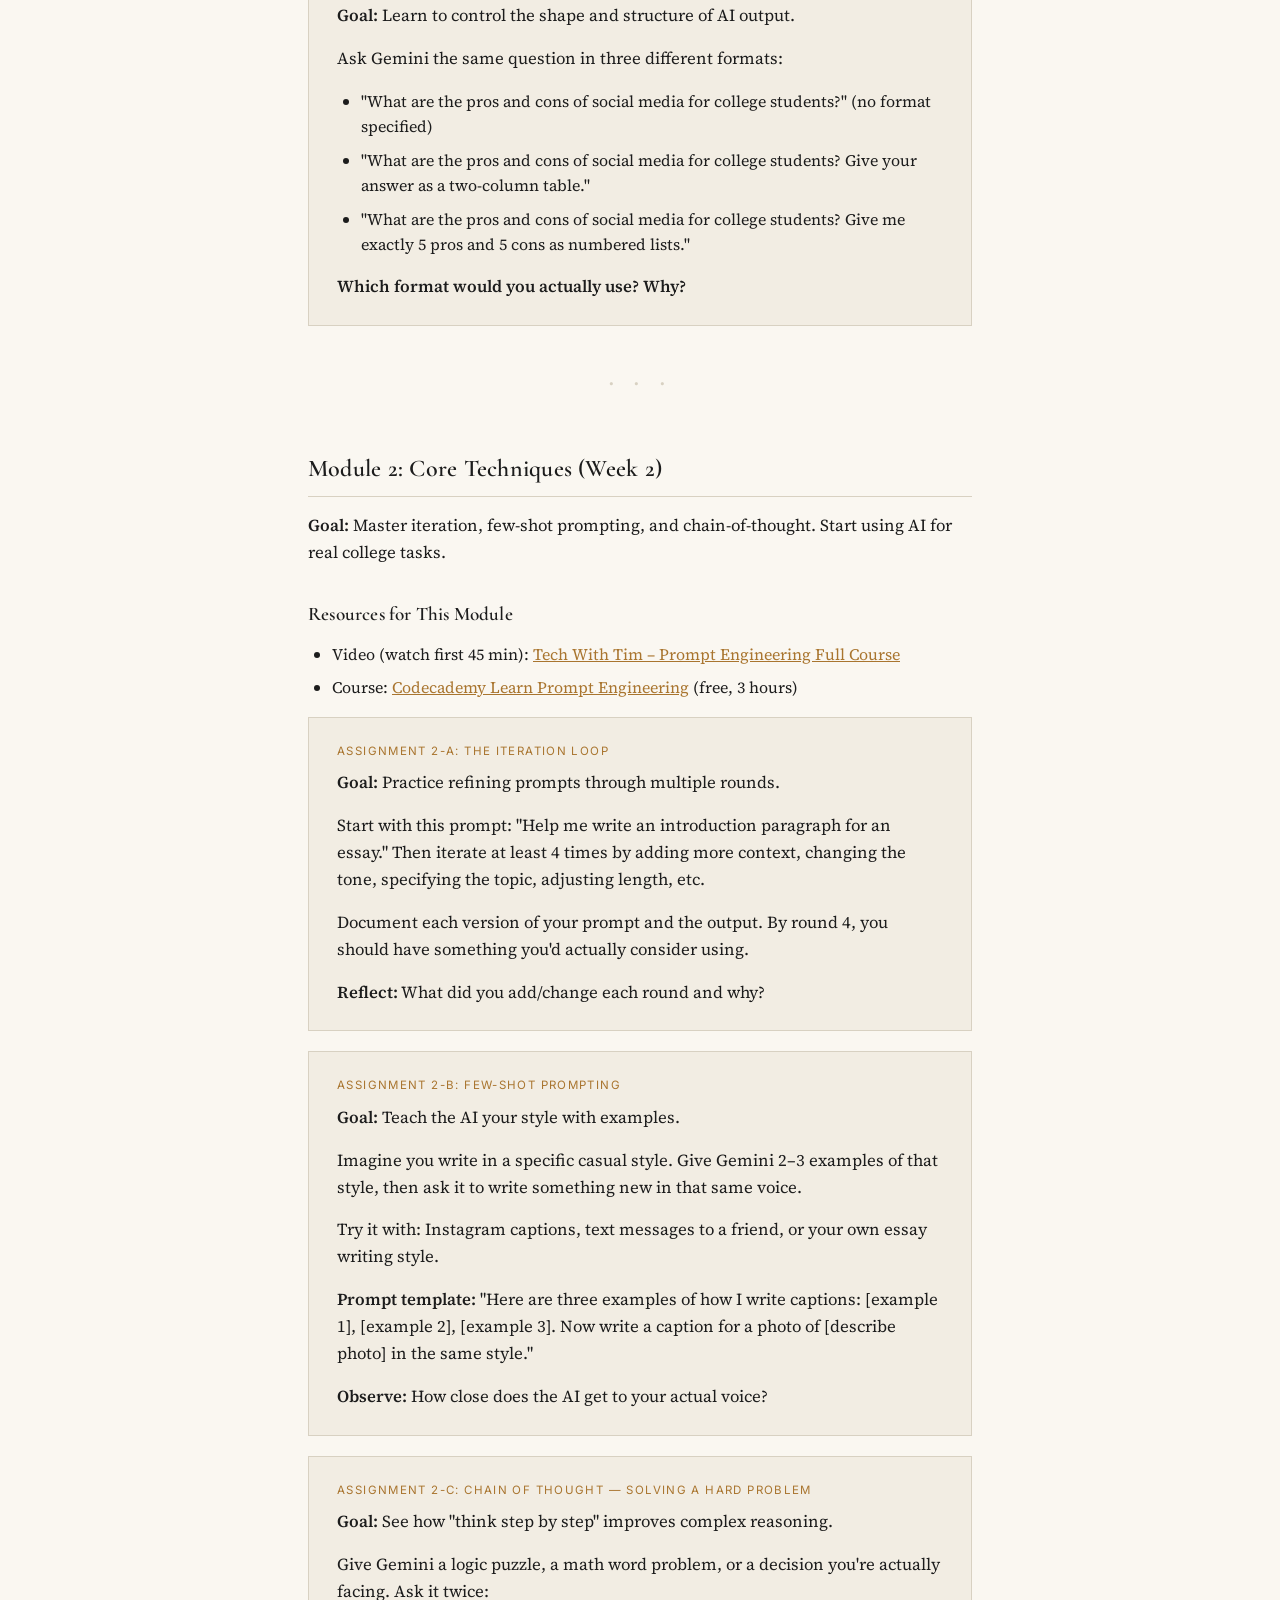
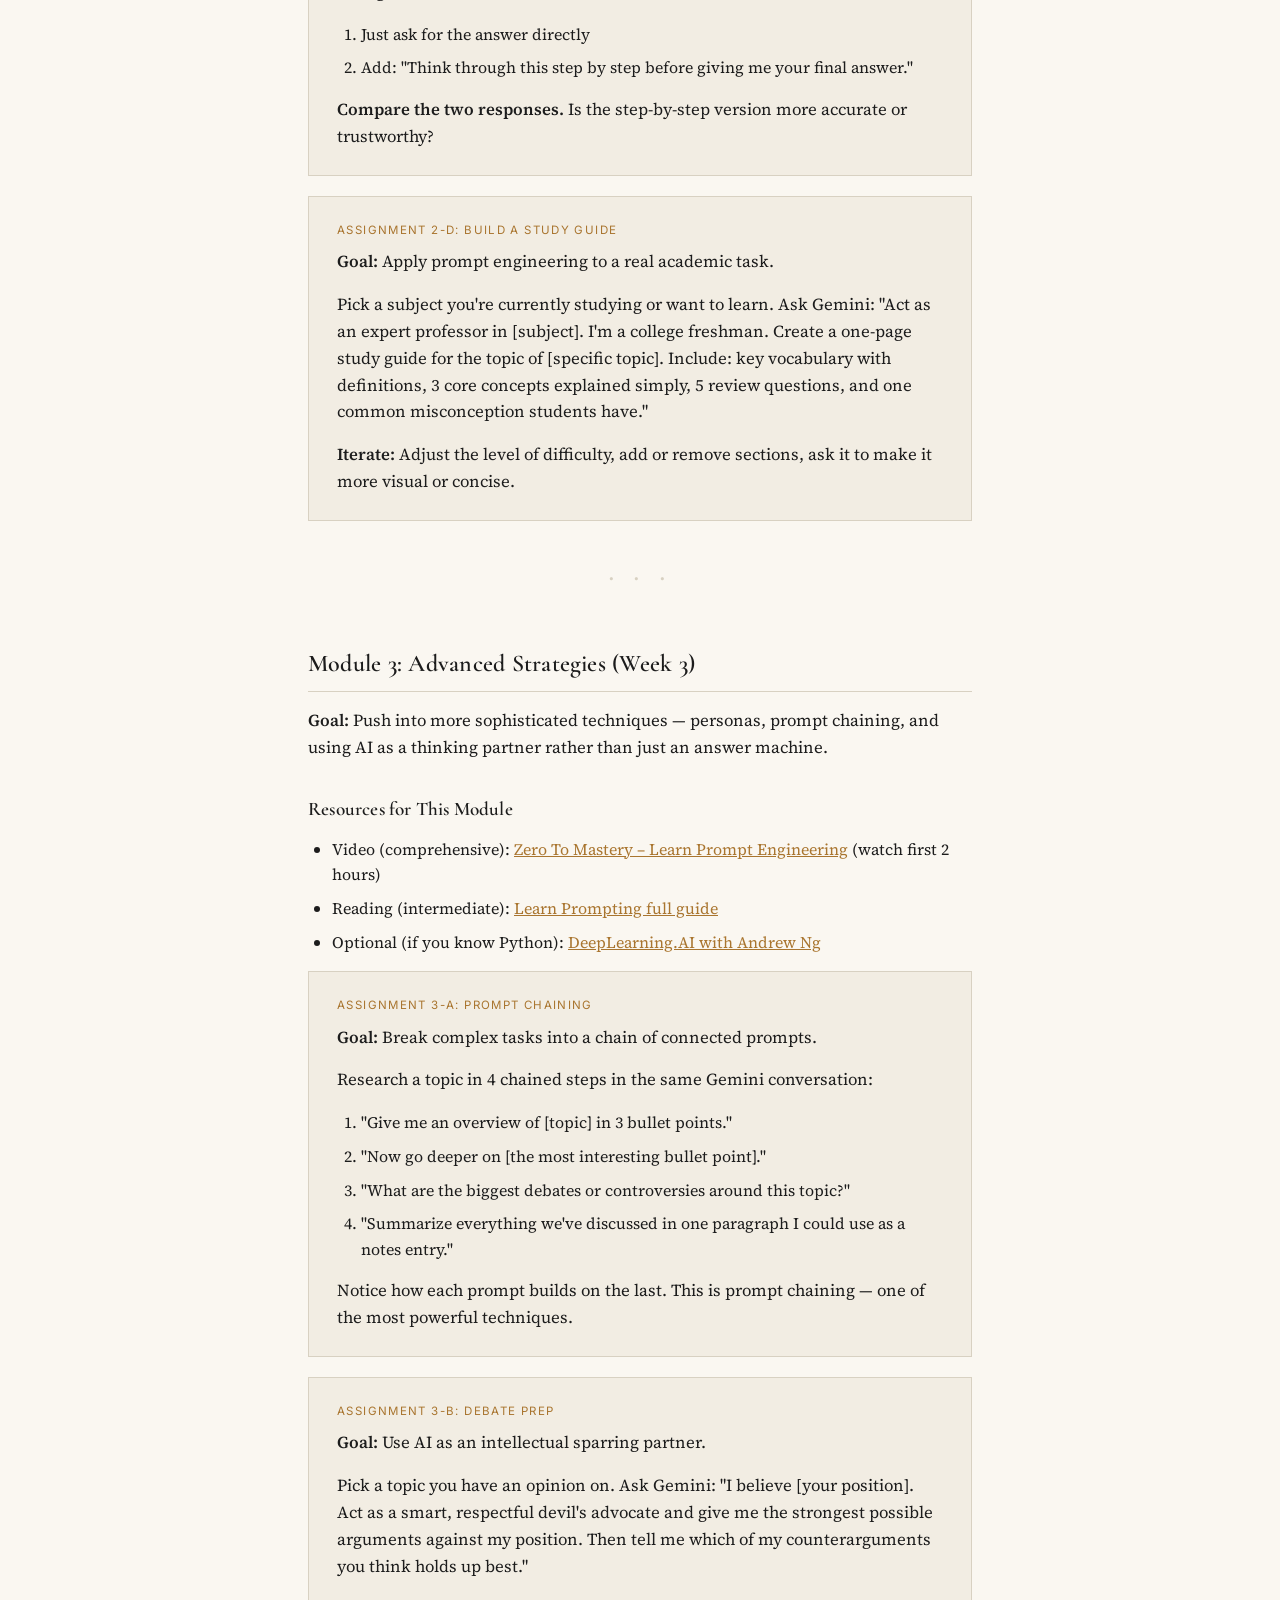
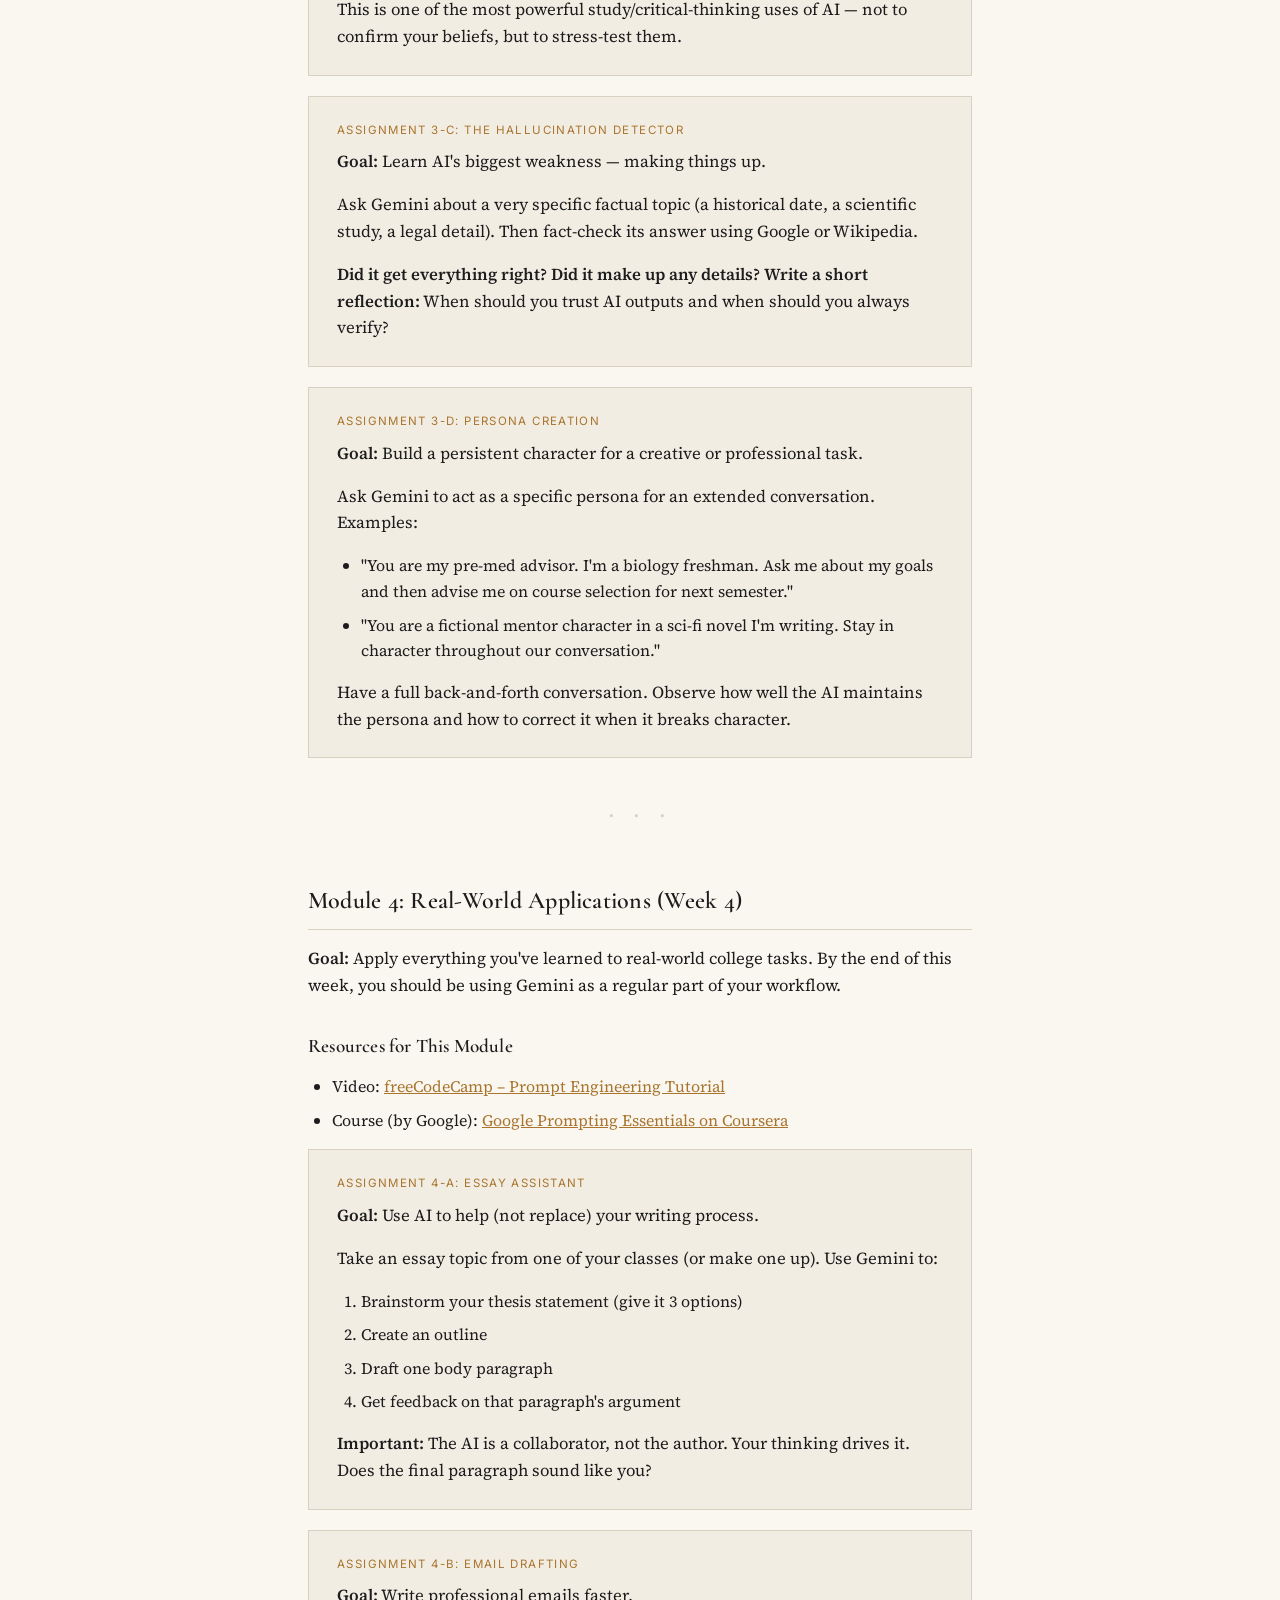
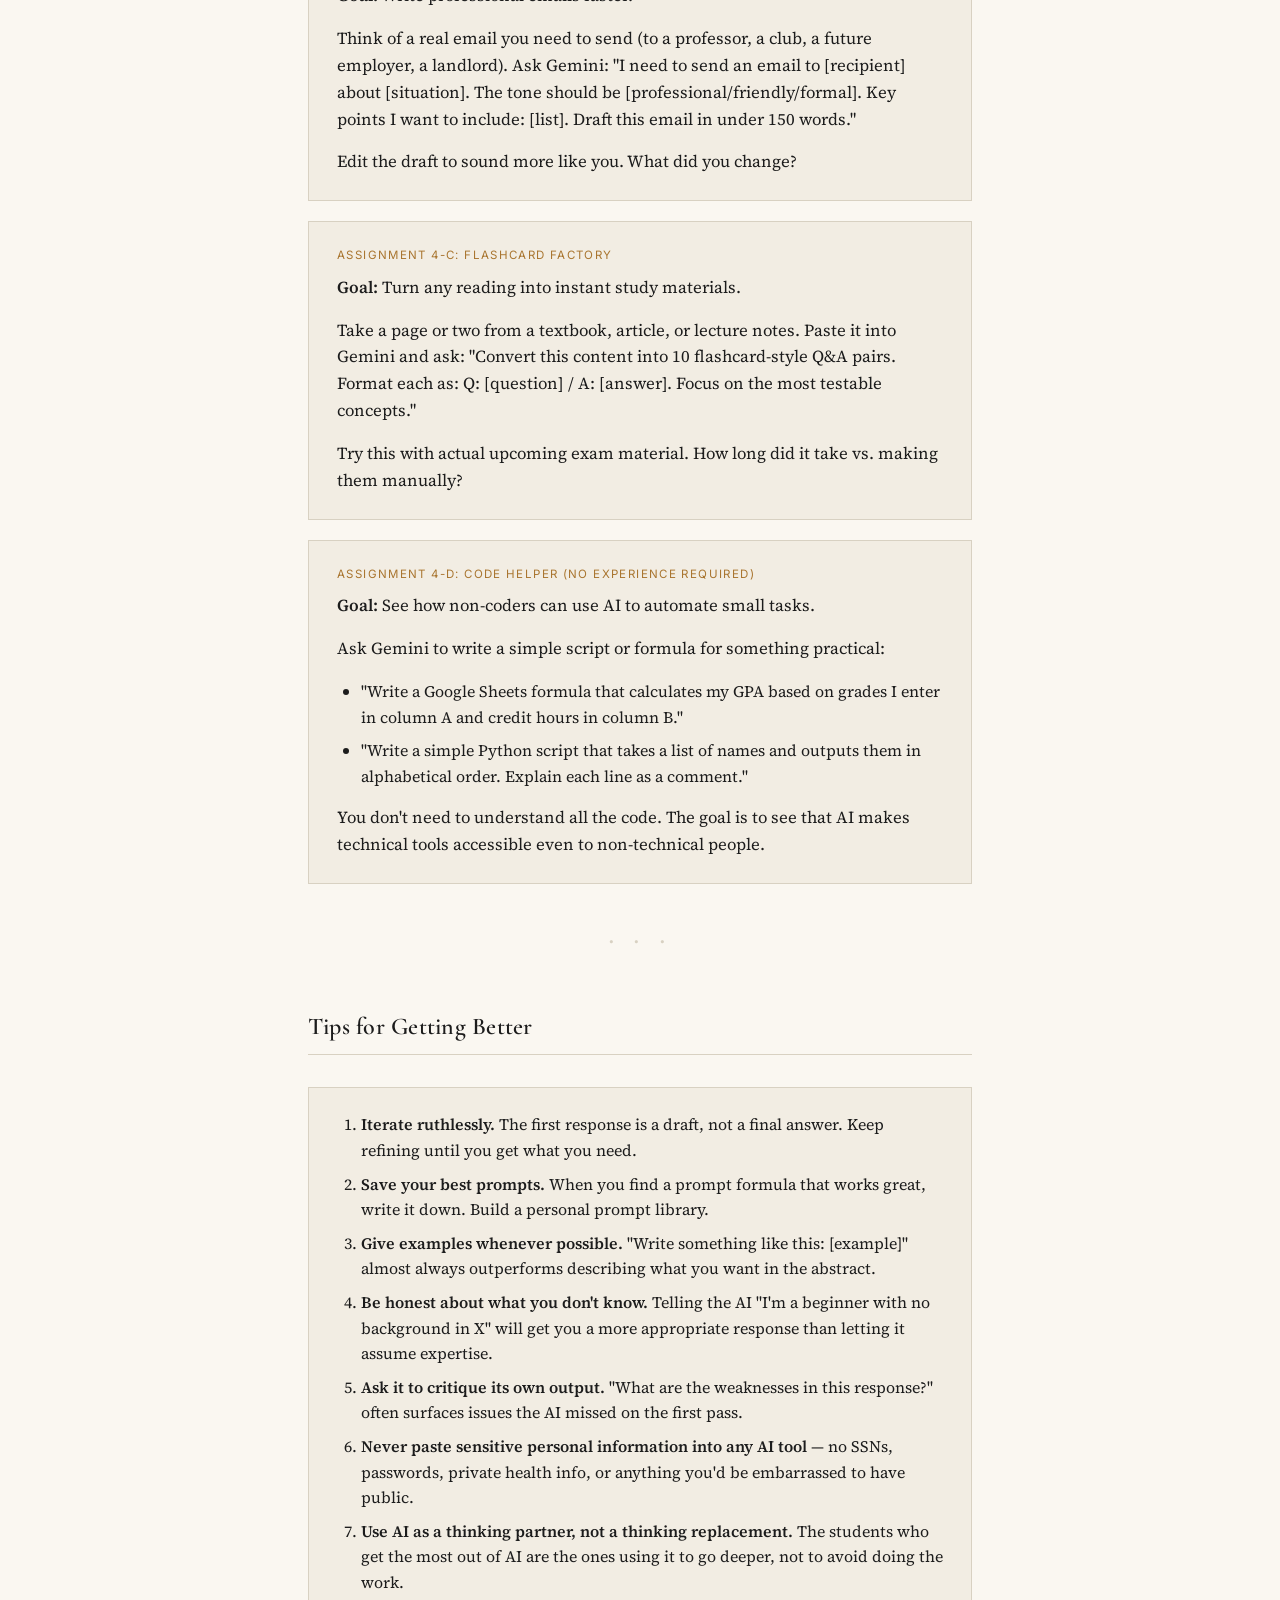
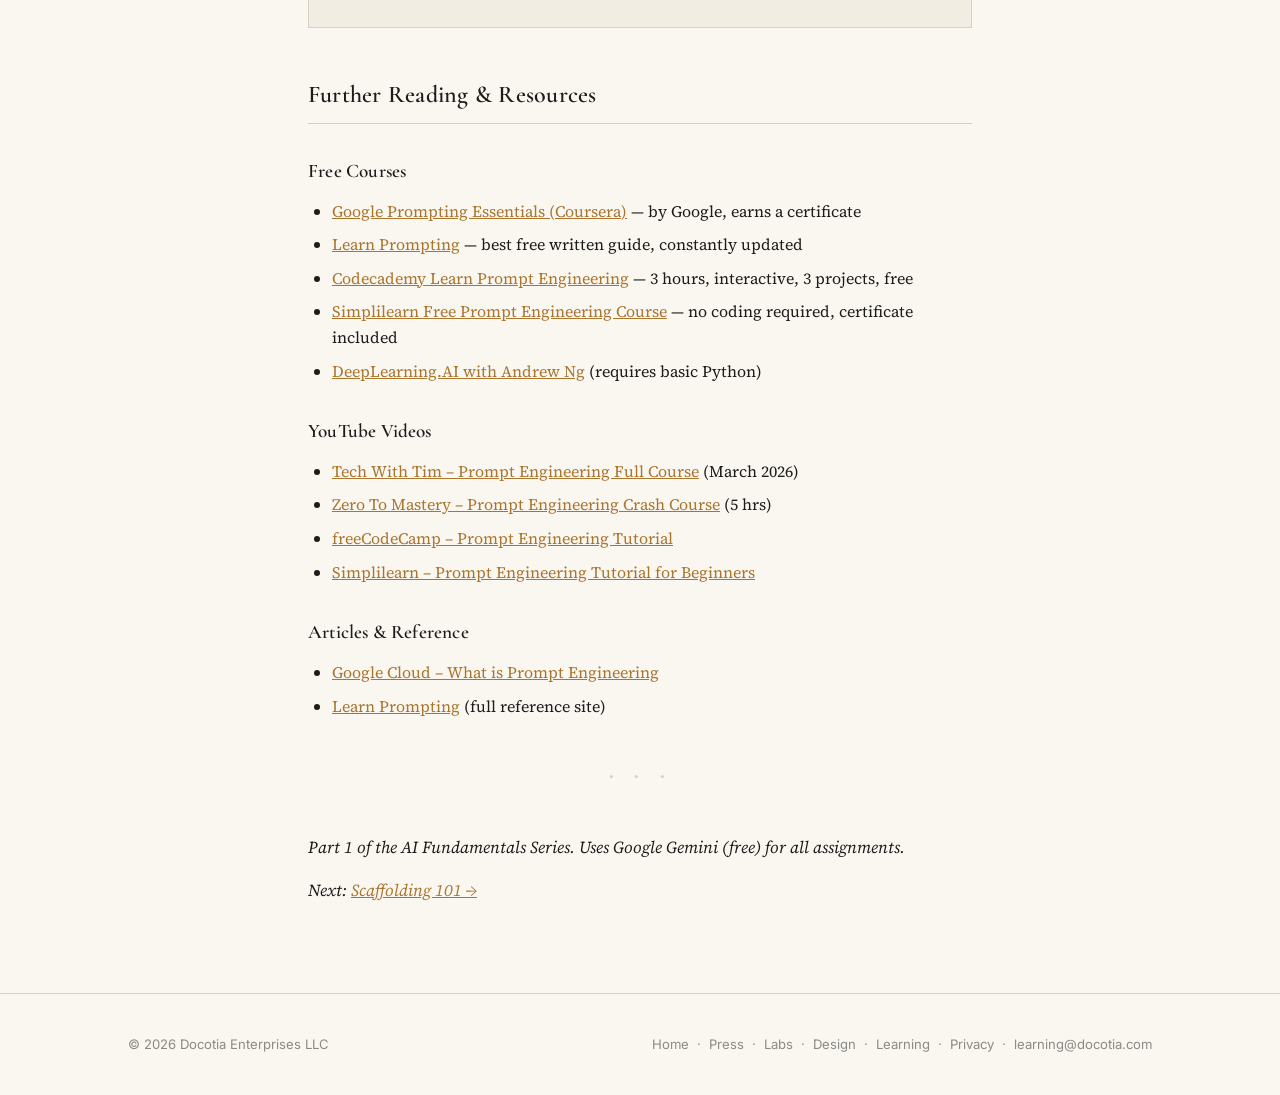
<file: learn/prompt-engineering-101.html>
<!DOCTYPE html>
<html lang="en">
<head>
<meta charset="UTF-8">
<meta name="viewport" content="width=device-width, initial-scale=1.0">
<title>Prompt Engineering 101 — Docotia Learning</title>
<meta name="description" content="A free 4-week beginner's course on prompt engineering. Learn to communicate with AI tools like Google Gemini clearly enough to get genuinely useful results.">
<link rel="preconnect" href="https://fonts.googleapis.com">
<link href="https://fonts.googleapis.com/css2?family=Cormorant+Garamond:wght@500;600;700&family=Source+Serif+4:opsz,wght@8..60,400;8..60,600&family=Inter:wght@400;500;600&display=swap" rel="stylesheet">
<link rel="stylesheet" href="../style.css?v=a1b2c3d4">
</head>
<body>

<header class="site">
  <div class="bar">
    <div class="brand">
      <div class="mark"><img src="../assets/docotia-press-logo.png" alt="Docotia"></div>
      <span class="name">Docotia</span>
    </div>
    <button class="menu-toggle" id="menuToggle" aria-label="Toggle menu" aria-expanded="false">
      <span></span><span></span><span></span>
    </button>
    <nav class="primary" id="primaryNav">
      <a href="../index.html">Home</a>
      <a href="../press.html">Docotia Press</a>
      <a href="../design.html">Docotia Design</a>
      <a href="../labs.html">Docotia Labs</a>
      <a href="index.html">Docotia Learning</a>
    </nav>
  </div>
</header>

<section class="course-header">
  <div class="wrap">
    <span class="tag">Course 1 · Free</span>
    <h1>Prompt Engineering 101</h1>
    <p class="subtitle">A Beginner's Course for the AI Age</p>
    <p class="updated">Last updated: October 2026</p>
  </div>
</section>

<div class="course-body">

<p>In today's world, artificial intelligence is everywhere — from virtual assistants to creative tools, from research helpers to coding companions. Prompt engineering is the new literacy of the AI age. It's the skill that lets you communicate with AI tools like Google Gemini clearly enough to get genuinely useful results.</p>

<p>Whether you're writing essays, studying for exams, brainstorming business ideas, or solving complex problems, knowing how to prompt well is like having a superpower. This course will take you from complete beginner to confident user in four weeks — using only free tools.</p>

<h2>What is Prompt Engineering?</h2>

<p>A prompt is any instruction, question, or piece of text you give to an AI. Prompt engineering is the practice of crafting those instructions intentionally to get the best possible output.</p>

<p>Think of it like giving directions. If you tell someone "go to the store," you might get a confused look. But if you say "Turn left out the driveway, drive three blocks, and stop at the Walmart on the corner," they'll get there every time. Same principle with AI.</p>

<p><strong>The core truth:</strong> The quality of your output is almost entirely determined by the quality of your input.</p>

<h2>What You'll Need</h2>

<ul>
  <li>A Google account (free) — create one at <a href="https://accounts.google.com" target="_blank" rel="noopener">accounts.google.com</a> if you don't have one</li>
  <li>Google Gemini — your AI tool for this course: <a href="https://gemini.google.com" target="_blank" rel="noopener">gemini.google.com</a> (completely free)</li>
  <li>No coding required — everything in this course is plain English</li>
  <li>A notebook or doc to keep your experiments and observations</li>
  <li>A curious mind — the best learning happens when you try things, break them, and try again</li>
</ul>

<h2>The Fundamentals</h2>

<p>Before diving into assignments, understand these seven principles. They're the foundation of everything.</p>

<h3>1. Clarity — Be Specific, Not Vague</h3>

<p>Vague prompts produce vague answers. The more specific you are, the better the output.</p>

<ul>
  <li><em>Weak:</em> "Tell me about history."</li>
  <li><em>Strong:</em> "Summarize the main causes of World War I in 3 bullet points, written for a high school student."</li>
</ul>

<h3>2. Context — Give the AI Background</h3>

<p>AI doesn't know your situation unless you tell it. A few sentences of context dramatically improve results.</p>

<ul>
  <li><em>Weak:</em> "Write me an email."</li>
  <li><em>Strong:</em> "I'm a college freshman writing to my professor to ask for a one-day extension on my essay due to a family emergency. Write a professional but honest email."</li>
</ul>

<h3>3. Role Assignment — Tell the AI Who It Is</h3>

<p>Assigning a role to the AI shapes how it responds. Use "Act as a..." to unlock specialized expertise.</p>

<ul>
  <li>"Act as a nutrition expert and help me plan a week of healthy college meals under $50."</li>
  <li>"Act as a Socratic tutor and help me understand photosynthesis by asking me questions."</li>
</ul>

<h3>4. Format Control — Shape the Output</h3>

<p>Tell the AI exactly how you want the information presented. Tables, bullet points, numbered lists, outlines — the AI can produce any format.</p>

<ul>
  <li>"Give me this information as a numbered list."</li>
  <li>"Summarize this in a two-column table with Pros and Cons."</li>
  <li>"Write this as a 5-paragraph essay with an intro, three body paragraphs, and a conclusion."</li>
</ul>

<h3>5. Iteration — Your First Prompt Isn't Your Last</h3>

<p>No one writes the perfect prompt on the first try. Treat it like a conversation. Refine based on what you get back.</p>

<ul>
  <li>"That's good, but make it shorter and more casual."</li>
  <li>"Add two more examples and make the tone more professional."</li>
</ul>

<h3>6. Zero-Shot vs. Few-Shot Prompting</h3>

<ul>
  <li><strong>Zero-shot:</strong> You just ask. No examples. ("Classify this sentence as positive or negative.")</li>
  <li><strong>Few-shot:</strong> You give examples first to show the AI what you want. ("Here are three examples of how I want you to classify sentences: [examples]. Now classify this one: ...")</li>
</ul>

<p>Few-shot prompting is dramatically more powerful when you need a specific style or format.</p>

<h3>7. Chain of Thought — Ask the AI to Think Step by Step</h3>

<p>For complex problems, tell the AI to reason through them rather than jump to an answer.</p>

<ul>
  <li>"Think through this step by step before giving me your final answer."</li>
  <li>"Walk me through your reasoning as you solve this math problem."</li>
</ul>

<p>This simple instruction often doubles or triples the quality of the answer on hard questions.</p>

<div class="divider">· · ·</div>

<h2>Module 1: Getting Started (Week 1)</h2>

<p><strong>Goal:</strong> Get comfortable with Gemini's interface, understand what prompts are, and practice the basics.</p>

<h3>Resources for This Module</h3>

<ul>
  <li>Start here (reading): <a href="https://learnprompting.org/docs/basics/introduction" target="_blank" rel="noopener">Learn Prompting Beginner Guide</a></li>
  <li>Video (30 min): <a href="https://www.youtube.com/watch?v=RMTJee3EyxE" target="_blank" rel="noopener">Simplilearn Prompt Engineering Tutorial for Beginners</a></li>
  <li>Course (free, no coding): <a href="https://www.simplilearn.com/prompt-engineering-free-course-skillup" target="_blank" rel="noopener">Simplilearn Free Prompt Engineering Course</a></li>
</ul>

<div class="assignment">
  <span class="label">Assignment 1-A: First Contact</span>
  <p><strong>Goal:</strong> Get familiar with Gemini and observe how different prompt styles produce different results.</p>
  <p>Open Gemini and try these three prompts back to back:</p>
  <ol>
    <li>"What is photosynthesis?"</li>
    <li>"Explain photosynthesis to a 10-year-old using a simple analogy."</li>
    <li>"Explain photosynthesis in one sentence, then in one paragraph, then in a detailed breakdown for a biology student."</li>
  </ol>
  <p><strong>Observe:</strong> How dramatically different are the outputs? Which is most useful and why?</p>
</div>

<div class="assignment">
  <span class="label">Assignment 1-B: The Vague vs. Specific Experiment</span>
  <p><strong>Goal:</strong> Experience firsthand how specificity changes output quality.</p>
  <p>Pick any topic you're interested in (your major, a hobby, a current event). Ask Gemini about it two ways:</p>
  <ol>
    <li>One very vague prompt (3 words or fewer)</li>
    <li>One specific prompt with context, format, and audience specified</li>
  </ol>
  <p><strong>Write down:</strong> What changed? What would you tell a friend about "being specific" based on what you saw?</p>
</div>

<div class="assignment">
  <span class="label">Assignment 1-C: Role Assignment Exploration</span>
  <p><strong>Goal:</strong> Practice assigning roles to unlock different expertise.</p>
  <p>Try these role-based prompts in Gemini:</p>
  <ol>
    <li>"Act as a personal trainer. I'm a 19-year-old college student with no gym equipment. Give me a 20-minute morning workout I can do in my dorm room."</li>
    <li>"Act as a study coach. I have a biology exam in 3 days and I'm overwhelmed. Give me a realistic 3-day study plan."</li>
    <li>Now write your own role-based prompt for something relevant to YOUR life right now.</li>
  </ol>
  <p><strong>Observe:</strong> How does the role affect the tone, depth, and type of advice?</p>
</div>

<div class="assignment">
  <span class="label">Assignment 1-D: Format Control Practice</span>
  <p><strong>Goal:</strong> Learn to control the shape and structure of AI output.</p>
  <p>Ask Gemini the same question in three different formats:</p>
  <ul>
    <li>"What are the pros and cons of social media for college students?" (no format specified)</li>
    <li>"What are the pros and cons of social media for college students? Give your answer as a two-column table."</li>
    <li>"What are the pros and cons of social media for college students? Give me exactly 5 pros and 5 cons as numbered lists."</li>
  </ul>
  <p><strong>Which format would you actually use? Why?</strong></p>
</div>

<div class="divider">· · ·</div>

<h2>Module 2: Core Techniques (Week 2)</h2>

<p><strong>Goal:</strong> Master iteration, few-shot prompting, and chain-of-thought. Start using AI for real college tasks.</p>

<h3>Resources for This Module</h3>

<ul>
  <li>Video (watch first 45 min): <a href="https://www.youtube.com/watch?v=2BpCk4d2Cc0" target="_blank" rel="noopener">Tech With Tim – Prompt Engineering Full Course</a></li>
  <li>Course: <a href="https://www.codecademy.com/learn/learn-prompt-engineering" target="_blank" rel="noopener">Codecademy Learn Prompt Engineering</a> (free, 3 hours)</li>
</ul>

<div class="assignment">
  <span class="label">Assignment 2-A: The Iteration Loop</span>
  <p><strong>Goal:</strong> Practice refining prompts through multiple rounds.</p>
  <p>Start with this prompt: "Help me write an introduction paragraph for an essay." Then iterate at least 4 times by adding more context, changing the tone, specifying the topic, adjusting length, etc.</p>
  <p>Document each version of your prompt and the output. By round 4, you should have something you'd actually consider using.</p>
  <p><strong>Reflect:</strong> What did you add/change each round and why?</p>
</div>

<div class="assignment">
  <span class="label">Assignment 2-B: Few-Shot Prompting</span>
  <p><strong>Goal:</strong> Teach the AI your style with examples.</p>
  <p>Imagine you write in a specific casual style. Give Gemini 2–3 examples of that style, then ask it to write something new in that same voice.</p>
  <p>Try it with: Instagram captions, text messages to a friend, or your own essay writing style.</p>
  <p><strong>Prompt template:</strong> "Here are three examples of how I write captions: [example 1], [example 2], [example 3]. Now write a caption for a photo of [describe photo] in the same style."</p>
  <p><strong>Observe:</strong> How close does the AI get to your actual voice?</p>
</div>

<div class="assignment">
  <span class="label">Assignment 2-C: Chain of Thought — Solving a Hard Problem</span>
  <p><strong>Goal:</strong> See how "think step by step" improves complex reasoning.</p>
  <p>Give Gemini a logic puzzle, a math word problem, or a decision you're actually facing. Ask it twice:</p>
  <ol>
    <li>Just ask for the answer directly</li>
    <li>Add: "Think through this step by step before giving me your final answer."</li>
  </ol>
  <p><strong>Compare the two responses.</strong> Is the step-by-step version more accurate or trustworthy?</p>
</div>

<div class="assignment">
  <span class="label">Assignment 2-D: Build a Study Guide</span>
  <p><strong>Goal:</strong> Apply prompt engineering to a real academic task.</p>
  <p>Pick a subject you're currently studying or want to learn. Ask Gemini: "Act as an expert professor in [subject]. I'm a college freshman. Create a one-page study guide for the topic of [specific topic]. Include: key vocabulary with definitions, 3 core concepts explained simply, 5 review questions, and one common misconception students have."</p>
  <p><strong>Iterate:</strong> Adjust the level of difficulty, add or remove sections, ask it to make it more visual or concise.</p>
</div>

<div class="divider">· · ·</div>

<h2>Module 3: Advanced Strategies (Week 3)</h2>

<p><strong>Goal:</strong> Push into more sophisticated techniques — personas, prompt chaining, and using AI as a thinking partner rather than just an answer machine.</p>

<h3>Resources for This Module</h3>

<ul>
  <li>Video (comprehensive): <a href="https://www.youtube.com/watch?v=LWiMwhDZ9as" target="_blank" rel="noopener">Zero To Mastery – Learn Prompt Engineering</a> (watch first 2 hours)</li>
  <li>Reading (intermediate): <a href="https://learnprompting.org" target="_blank" rel="noopener">Learn Prompting full guide</a></li>
  <li>Optional (if you know Python): <a href="https://www.deeplearning.ai/short-courses/chatgpt-prompt-engineering-for-developers/" target="_blank" rel="noopener">DeepLearning.AI with Andrew Ng</a></li>
</ul>

<div class="assignment">
  <span class="label">Assignment 3-A: Prompt Chaining</span>
  <p><strong>Goal:</strong> Break complex tasks into a chain of connected prompts.</p>
  <p>Research a topic in 4 chained steps in the same Gemini conversation:</p>
  <ol>
    <li>"Give me an overview of [topic] in 3 bullet points."</li>
    <li>"Now go deeper on [the most interesting bullet point]."</li>
    <li>"What are the biggest debates or controversies around this topic?"</li>
    <li>"Summarize everything we've discussed in one paragraph I could use as a notes entry."</li>
  </ol>
  <p>Notice how each prompt builds on the last. This is prompt chaining — one of the most powerful techniques.</p>
</div>

<div class="assignment">
  <span class="label">Assignment 3-B: Debate Prep</span>
  <p><strong>Goal:</strong> Use AI as an intellectual sparring partner.</p>
  <p>Pick a topic you have an opinion on. Ask Gemini: "I believe [your position]. Act as a smart, respectful devil's advocate and give me the strongest possible arguments against my position. Then tell me which of my counterarguments you think holds up best."</p>
  <p>This is one of the most powerful study/critical-thinking uses of AI — not to confirm your beliefs, but to stress-test them.</p>
</div>

<div class="assignment">
  <span class="label">Assignment 3-C: The Hallucination Detector</span>
  <p><strong>Goal:</strong> Learn AI's biggest weakness — making things up.</p>
  <p>Ask Gemini about a very specific factual topic (a historical date, a scientific study, a legal detail). Then fact-check its answer using Google or Wikipedia.</p>
  <p><strong>Did it get everything right? Did it make up any details? Write a short reflection:</strong> When should you trust AI outputs and when should you always verify?</p>
</div>

<div class="assignment">
  <span class="label">Assignment 3-D: Persona Creation</span>
  <p><strong>Goal:</strong> Build a persistent character for a creative or professional task.</p>
  <p>Ask Gemini to act as a specific persona for an extended conversation. Examples:</p>
  <ul>
    <li>"You are my pre-med advisor. I'm a biology freshman. Ask me about my goals and then advise me on course selection for next semester."</li>
    <li>"You are a fictional mentor character in a sci-fi novel I'm writing. Stay in character throughout our conversation."</li>
  </ul>
  <p>Have a full back-and-forth conversation. Observe how well the AI maintains the persona and how to correct it when it breaks character.</p>
</div>

<div class="divider">· · ·</div>

<h2>Module 4: Real-World Applications (Week 4)</h2>

<p><strong>Goal:</strong> Apply everything you've learned to real-world college tasks. By the end of this week, you should be using Gemini as a regular part of your workflow.</p>

<h3>Resources for This Module</h3>

<ul>
  <li>Video: <a href="https://www.youtube.com/watch?v=GrX4WfT5FI4" target="_blank" rel="noopener">freeCodeCamp – Prompt Engineering Tutorial</a></li>
  <li>Course (by Google): <a href="https://www.coursera.org/specializations/prompting-essentials-google" target="_blank" rel="noopener">Google Prompting Essentials on Coursera</a></li>
</ul>

<div class="assignment">
  <span class="label">Assignment 4-A: Essay Assistant</span>
  <p><strong>Goal:</strong> Use AI to help (not replace) your writing process.</p>
  <p>Take an essay topic from one of your classes (or make one up). Use Gemini to:</p>
  <ol>
    <li>Brainstorm your thesis statement (give it 3 options)</li>
    <li>Create an outline</li>
    <li>Draft one body paragraph</li>
    <li>Get feedback on that paragraph's argument</li>
  </ol>
  <p><strong>Important:</strong> The AI is a collaborator, not the author. Your thinking drives it. Does the final paragraph sound like you?</p>
</div>

<div class="assignment">
  <span class="label">Assignment 4-B: Email Drafting</span>
  <p><strong>Goal:</strong> Write professional emails faster.</p>
  <p>Think of a real email you need to send (to a professor, a club, a future employer, a landlord). Ask Gemini: "I need to send an email to [recipient] about [situation]. The tone should be [professional/friendly/formal]. Key points I want to include: [list]. Draft this email in under 150 words."</p>
  <p>Edit the draft to sound more like you. What did you change?</p>
</div>

<div class="assignment">
  <span class="label">Assignment 4-C: Flashcard Factory</span>
  <p><strong>Goal:</strong> Turn any reading into instant study materials.</p>
  <p>Take a page or two from a textbook, article, or lecture notes. Paste it into Gemini and ask: "Convert this content into 10 flashcard-style Q&amp;A pairs. Format each as: Q: [question] / A: [answer]. Focus on the most testable concepts."</p>
  <p>Try this with actual upcoming exam material. How long did it take vs. making them manually?</p>
</div>

<div class="assignment">
  <span class="label">Assignment 4-D: Code Helper (No Experience Required)</span>
  <p><strong>Goal:</strong> See how non-coders can use AI to automate small tasks.</p>
  <p>Ask Gemini to write a simple script or formula for something practical:</p>
  <ul>
    <li>"Write a Google Sheets formula that calculates my GPA based on grades I enter in column A and credit hours in column B."</li>
    <li>"Write a simple Python script that takes a list of names and outputs them in alphabetical order. Explain each line as a comment."</li>
  </ul>
  <p>You don't need to understand all the code. The goal is to see that AI makes technical tools accessible even to non-technical people.</p>
</div>

<div class="divider">· · ·</div>

<h2>Tips for Getting Better</h2>

<div class="tips-box">
<ol>
  <li><strong>Iterate ruthlessly.</strong> The first response is a draft, not a final answer. Keep refining until you get what you need.</li>
  <li><strong>Save your best prompts.</strong> When you find a prompt formula that works great, write it down. Build a personal prompt library.</li>
  <li><strong>Give examples whenever possible.</strong> "Write something like this: [example]" almost always outperforms describing what you want in the abstract.</li>
  <li><strong>Be honest about what you don't know.</strong> Telling the AI "I'm a beginner with no background in X" will get you a more appropriate response than letting it assume expertise.</li>
  <li><strong>Ask it to critique its own output.</strong> "What are the weaknesses in this response?" often surfaces issues the AI missed on the first pass.</li>
  <li><strong>Never paste sensitive personal information into any AI tool</strong> — no SSNs, passwords, private health info, or anything you'd be embarrassed to have public.</li>
  <li><strong>Use AI as a thinking partner, not a thinking replacement.</strong> The students who get the most out of AI are the ones using it to go deeper, not to avoid doing the work.</li>
</ol>
</div>

<h2>Further Reading &amp; Resources</h2>

<h3>Free Courses</h3>

<ul>
  <li><a href="https://www.coursera.org/specializations/prompting-essentials-google" target="_blank" rel="noopener">Google Prompting Essentials (Coursera)</a> — by Google, earns a certificate</li>
  <li><a href="https://learnprompting.org/docs/basics/introduction" target="_blank" rel="noopener">Learn Prompting</a> — best free written guide, constantly updated</li>
  <li><a href="https://www.codecademy.com/learn/learn-prompt-engineering" target="_blank" rel="noopener">Codecademy Learn Prompt Engineering</a> — 3 hours, interactive, 3 projects, free</li>
  <li><a href="https://www.simplilearn.com/prompt-engineering-free-course-skillup" target="_blank" rel="noopener">Simplilearn Free Prompt Engineering Course</a> — no coding required, certificate included</li>
  <li><a href="https://www.deeplearning.ai/short-courses/chatgpt-prompt-engineering-for-developers/" target="_blank" rel="noopener">DeepLearning.AI with Andrew Ng</a> (requires basic Python)</li>
</ul>

<h3>YouTube Videos</h3>

<ul>
  <li><a href="https://www.youtube.com/watch?v=2BpCk4d2Cc0" target="_blank" rel="noopener">Tech With Tim – Prompt Engineering Full Course</a> (March 2026)</li>
  <li><a href="https://www.youtube.com/watch?v=LWiMwhDZ9as" target="_blank" rel="noopener">Zero To Mastery – Prompt Engineering Crash Course</a> (5 hrs)</li>
  <li><a href="https://www.youtube.com/watch?v=GrX4WfT5FI4" target="_blank" rel="noopener">freeCodeCamp – Prompt Engineering Tutorial</a></li>
  <li><a href="https://www.youtube.com/watch?v=RMTJee3EyxE" target="_blank" rel="noopener">Simplilearn – Prompt Engineering Tutorial for Beginners</a></li>
</ul>

<h3>Articles &amp; Reference</h3>

<ul>
  <li><a href="https://cloud.google.com/discover/what-is-prompt-engineering" target="_blank" rel="noopener">Google Cloud – What is Prompt Engineering</a></li>
  <li><a href="https://learnprompting.org" target="_blank" rel="noopener">Learn Prompting</a> (full reference site)</li>
</ul>

<div class="divider">· · ·</div>

<p><em>Part 1 of the AI Fundamentals Series. Uses Google Gemini (free) for all assignments.</em></p>

<p><em>Next: <a href="scaffolding-101.html">Scaffolding 101 &rarr;</a></em></p>

</div>

<footer class="site">
  <div class="wrap">
    <span>&copy; 2026 Docotia Enterprises LLC</span>
    <span>
      <a href="../index.html">Home</a> &nbsp;&middot;&nbsp;
      <a href="../press.html">Press</a> &nbsp;&middot;&nbsp;
      <a href="../labs.html">Labs</a> &nbsp;&middot;&nbsp;
      <a href="../design.html">Design</a> &nbsp;&middot;&nbsp;
      <a href="index.html">Learning</a> &nbsp;&middot;&nbsp;
      <a href="../privacy.html">Privacy</a> &nbsp;&middot;&nbsp;
      <a href="mailto:learning@docotia.com">learning@docotia.com</a>
    </span>
  </div>
</footer>

<script>
const menuToggle = document.getElementById('menuToggle');
const primaryNav = document.getElementById('primaryNav');
menuToggle.addEventListener('click', () => {
  const isOpen = primaryNav.classList.toggle('open');
  menuToggle.classList.toggle('open', isOpen);
  menuToggle.setAttribute('aria-expanded', isOpen);
});
primaryNav.querySelectorAll('a').forEach(a => a.addEventListener('click', () => {
  primaryNav.classList.remove('open');
  menuToggle.classList.remove('open');
  menuToggle.setAttribute('aria-expanded', 'false');
}));
</script>
</body>
</html>
</file>
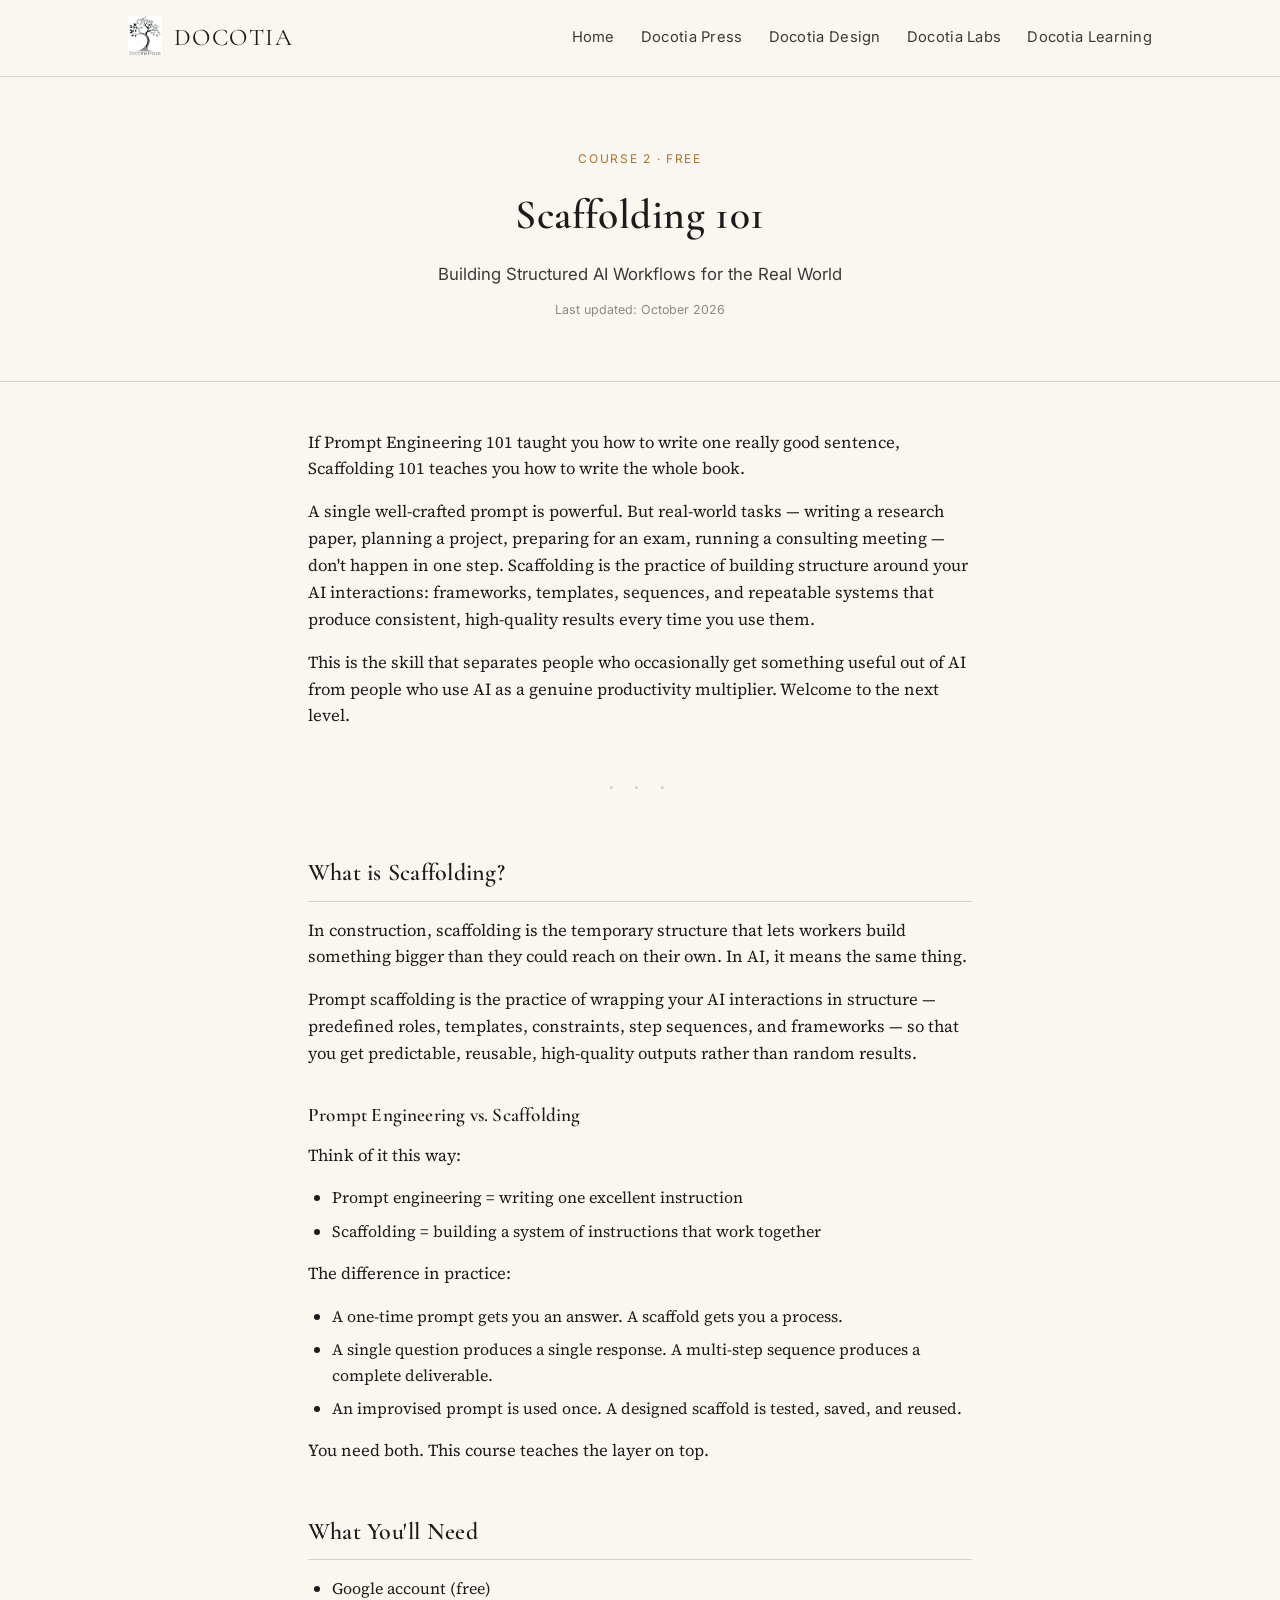
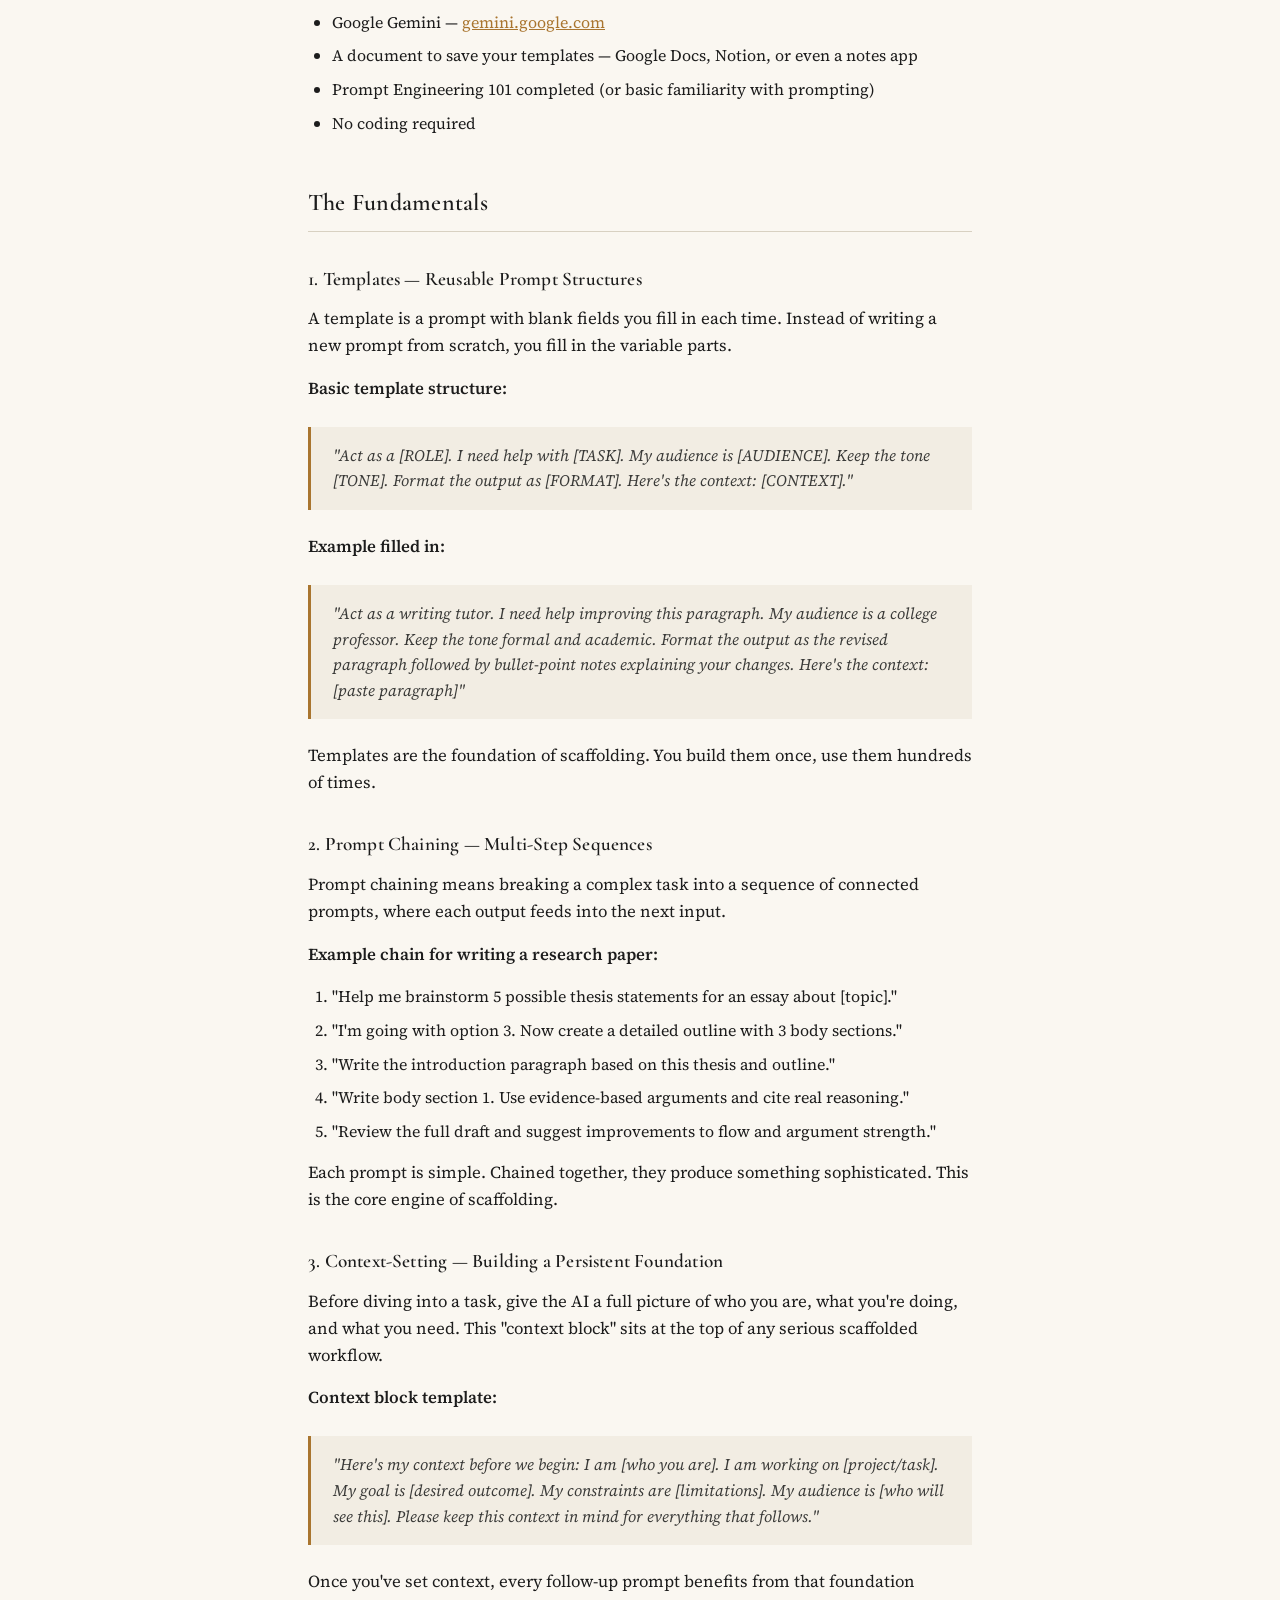
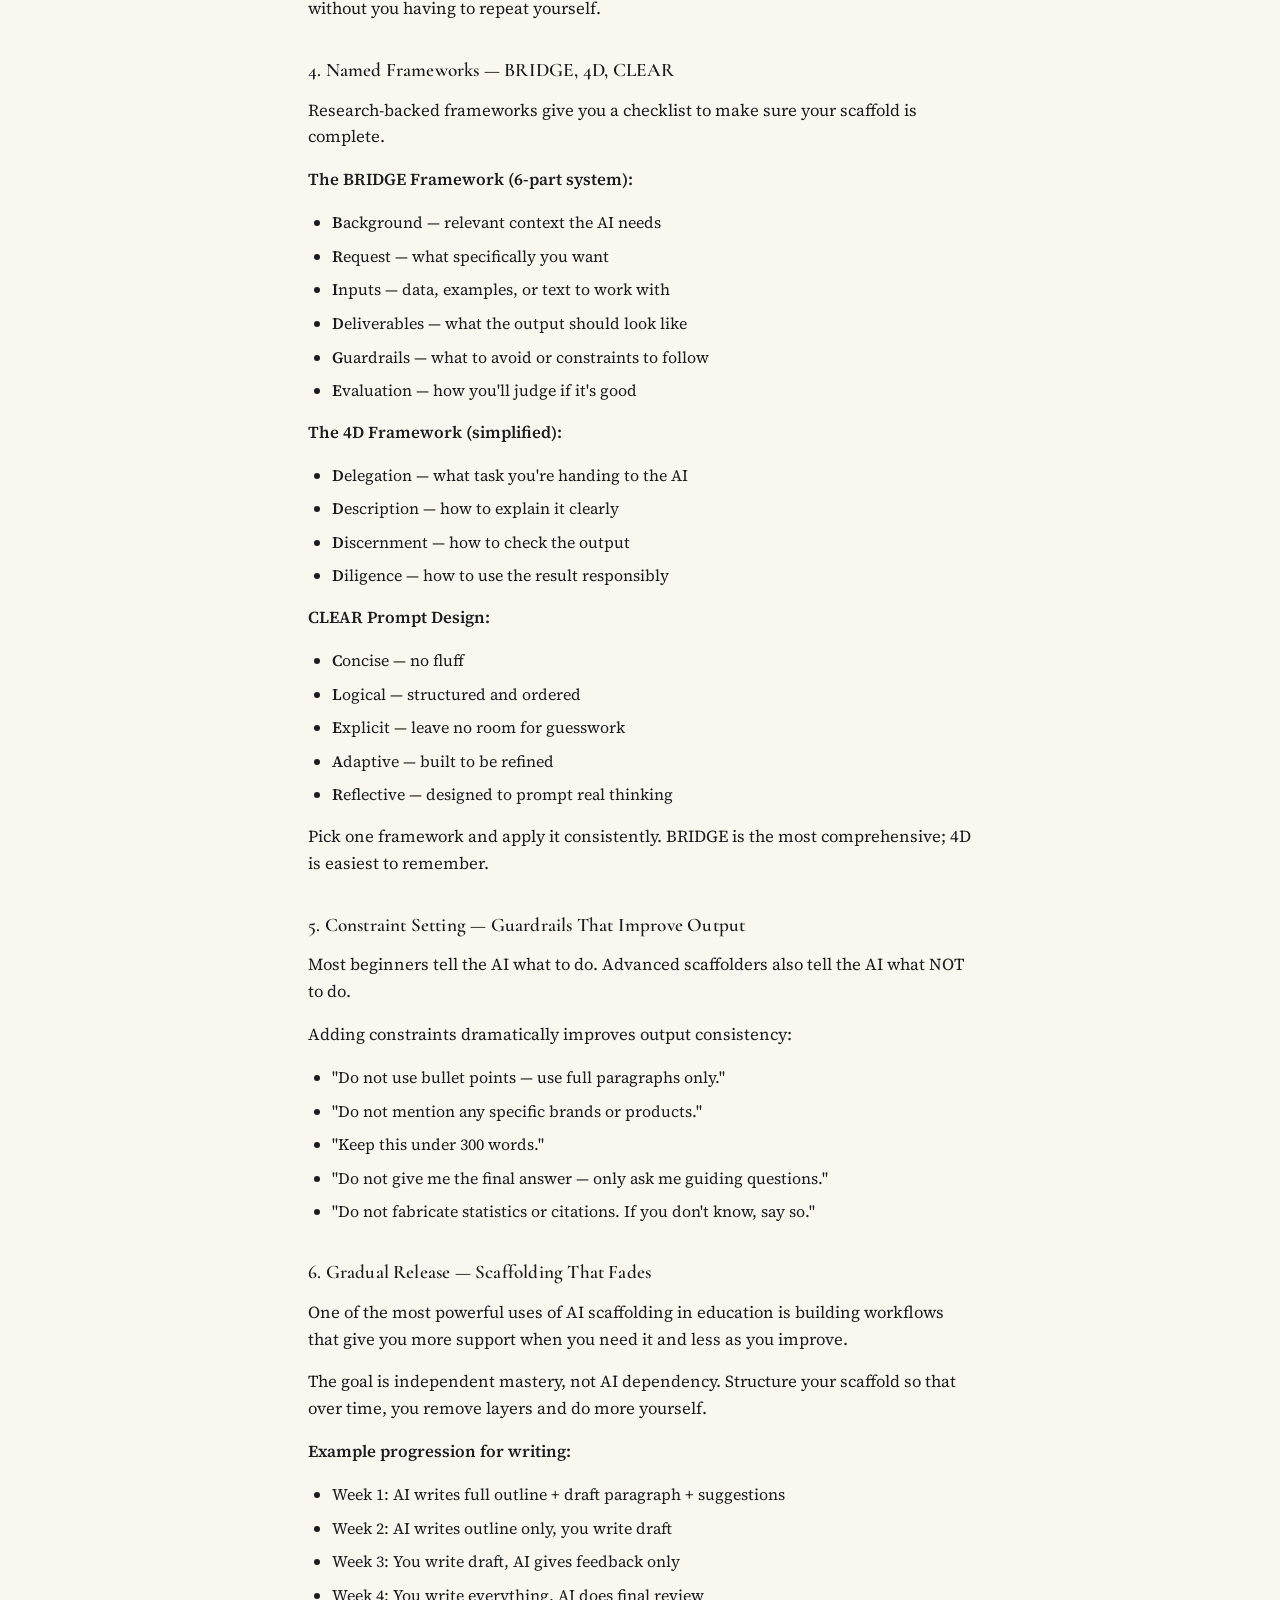
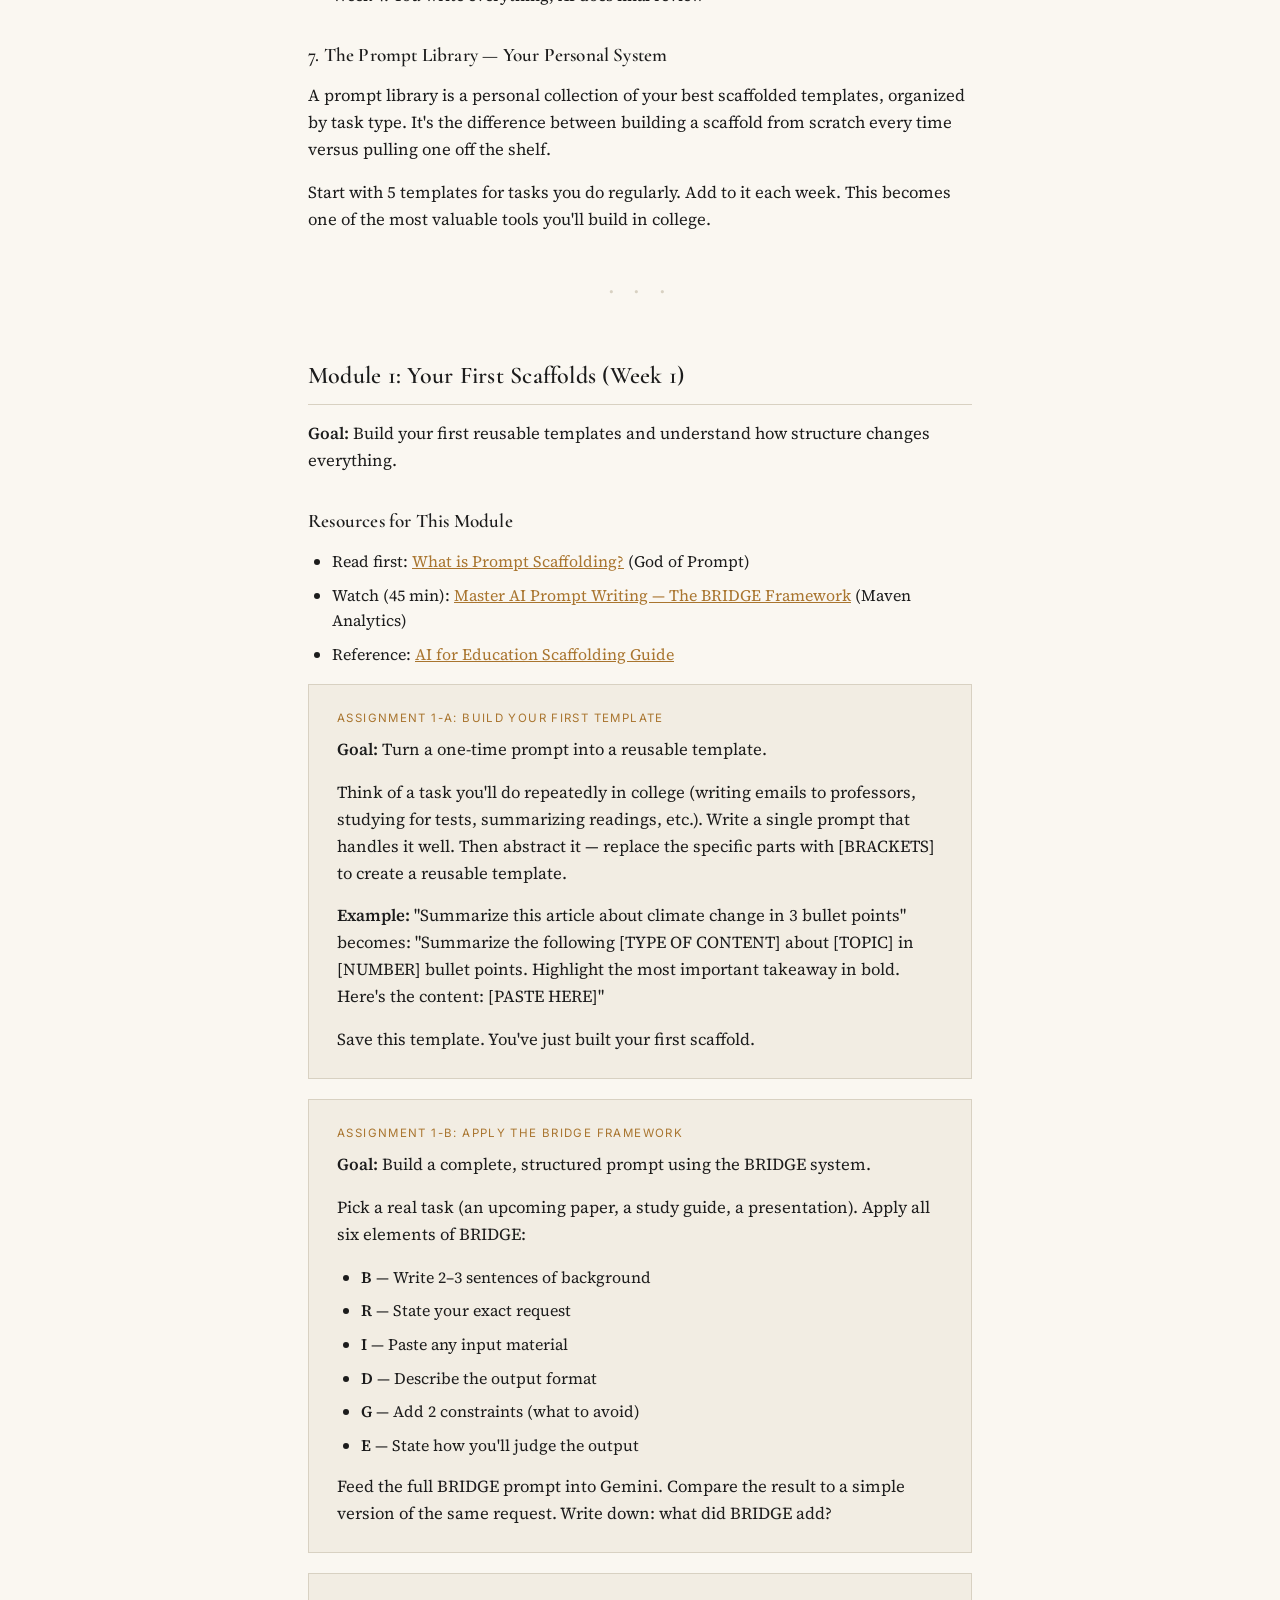
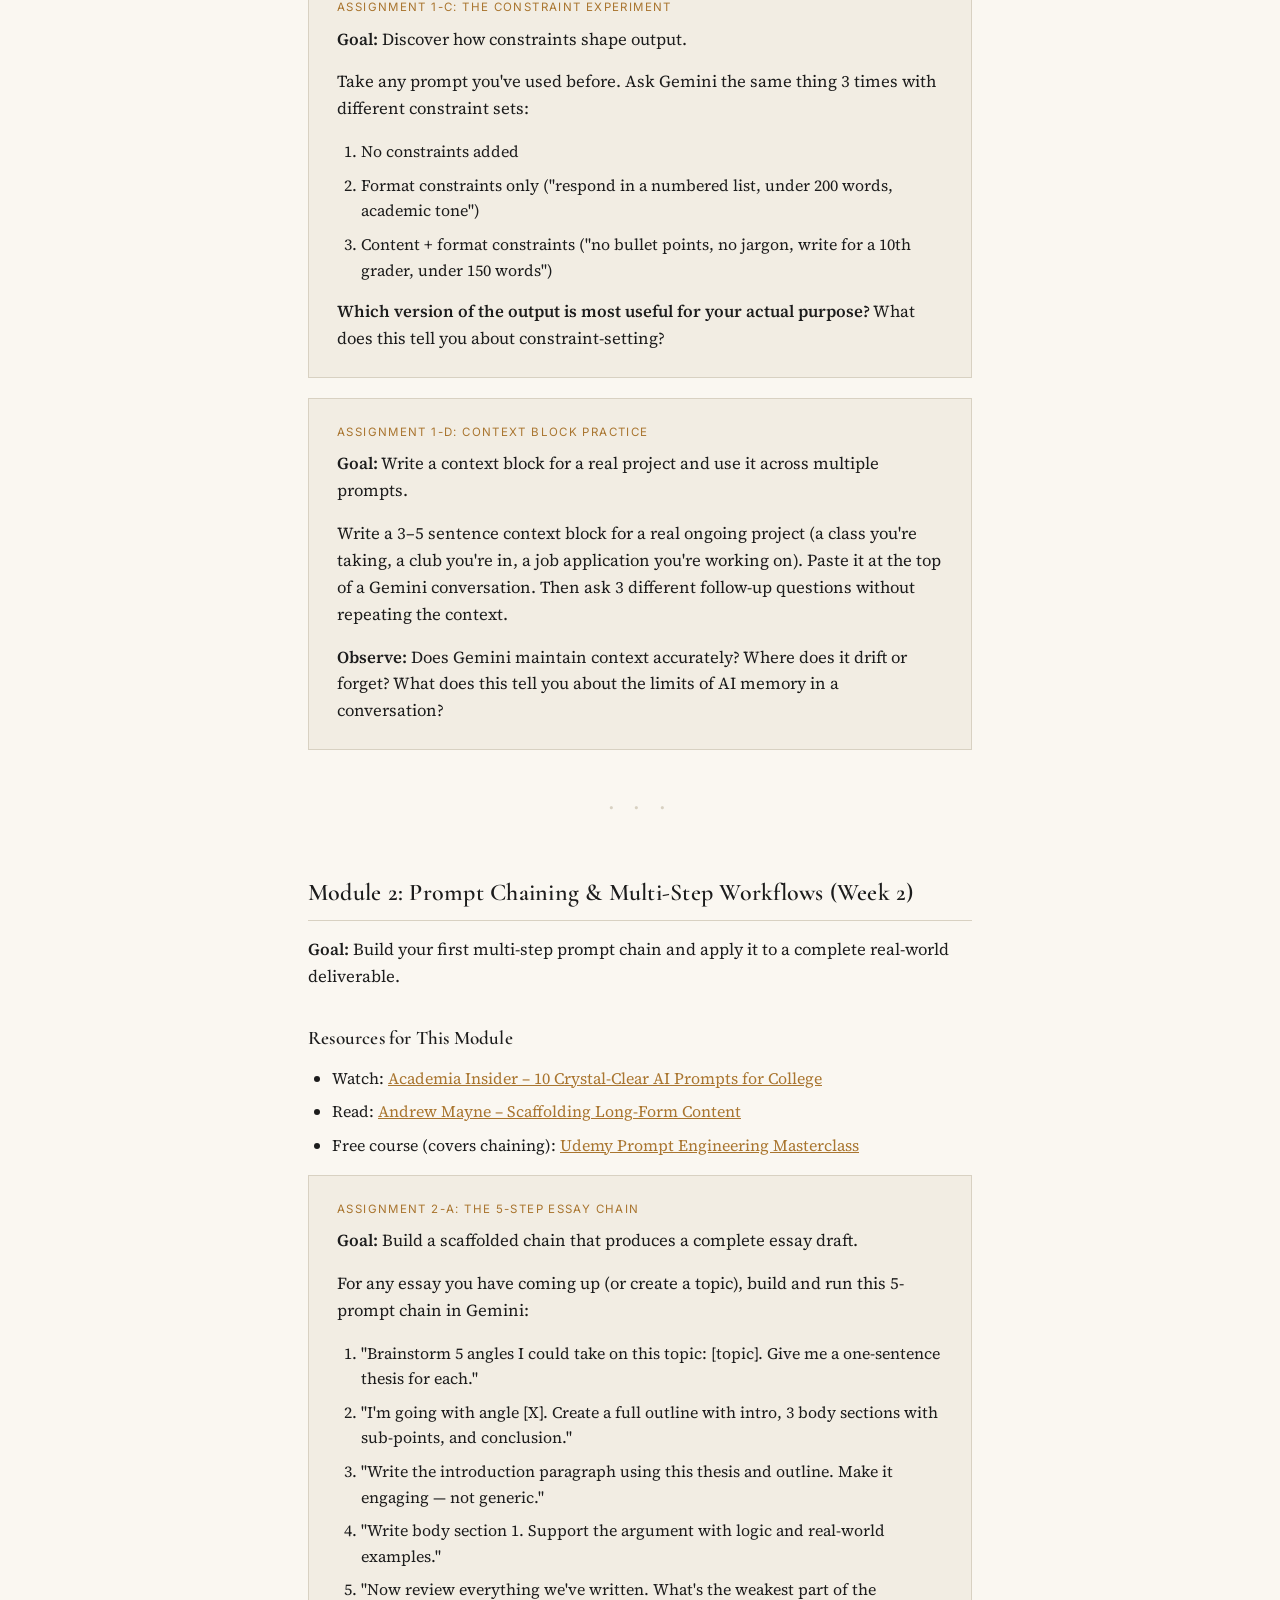
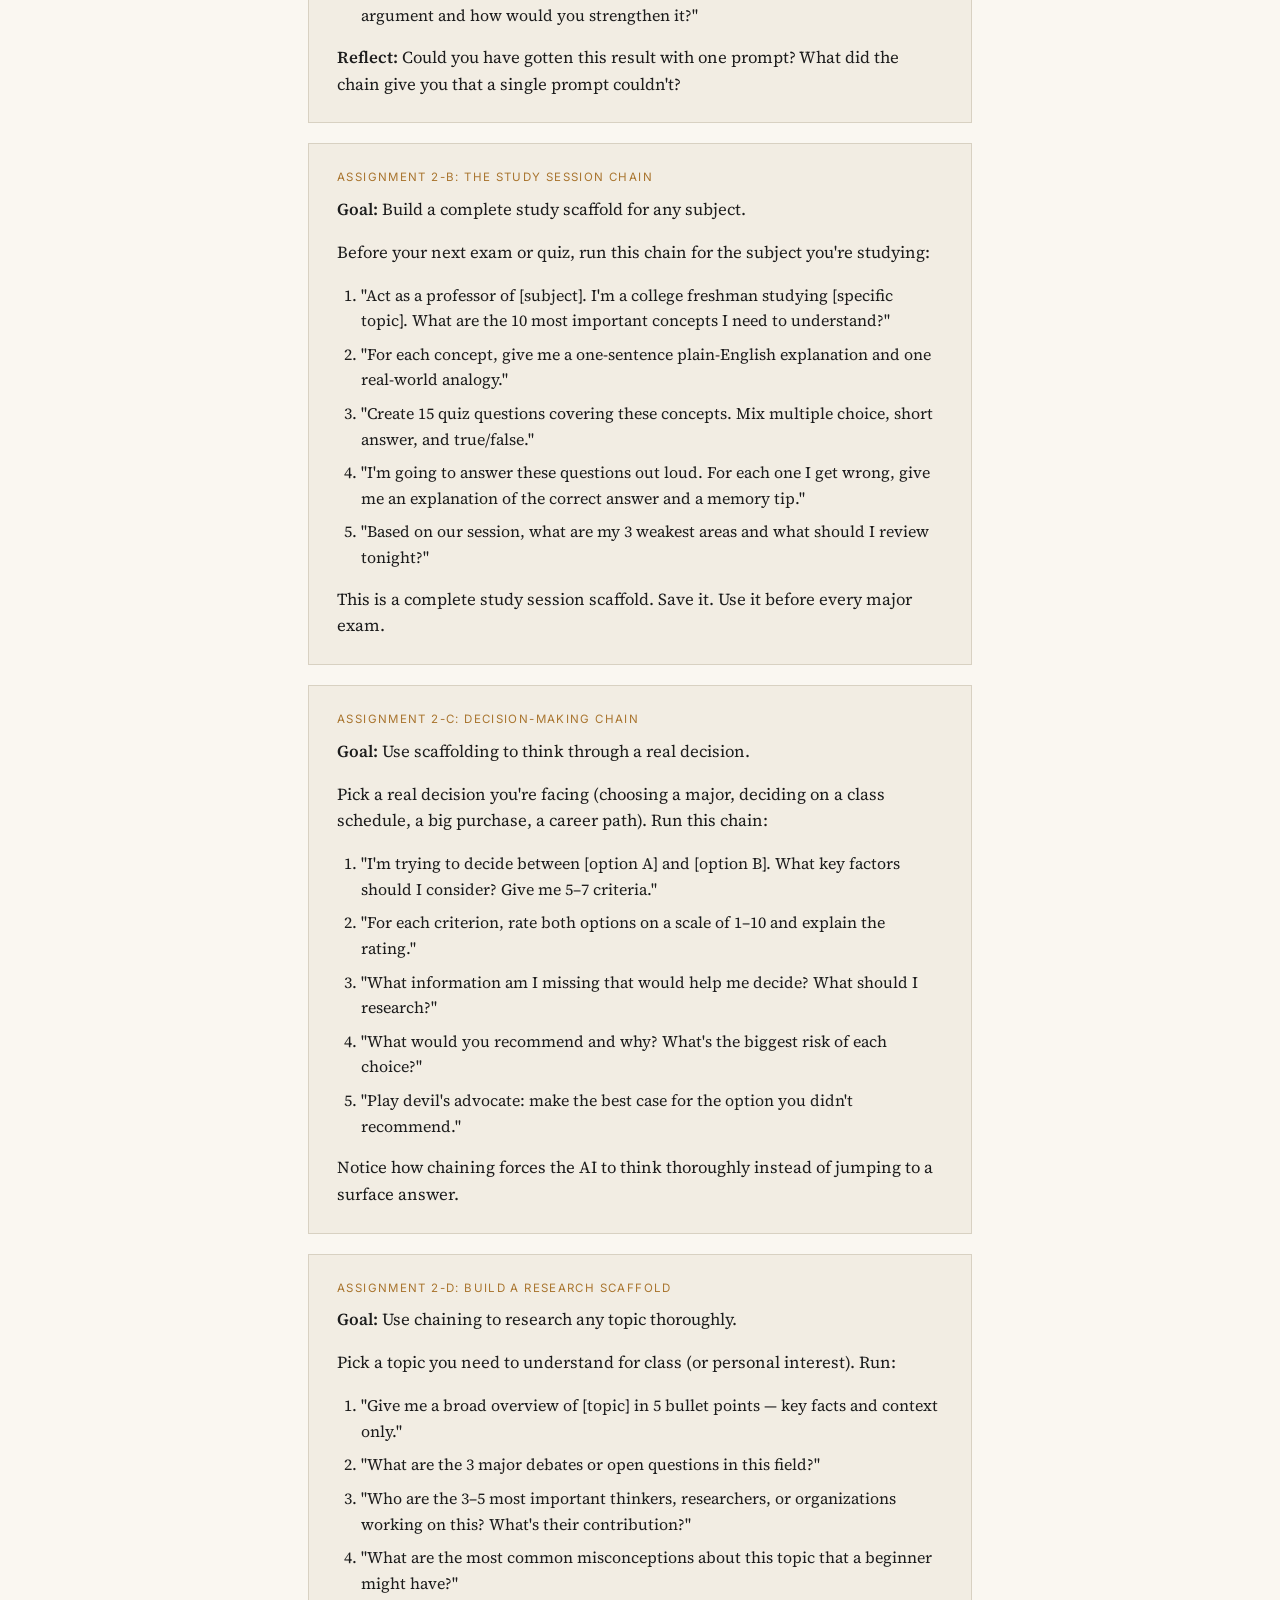
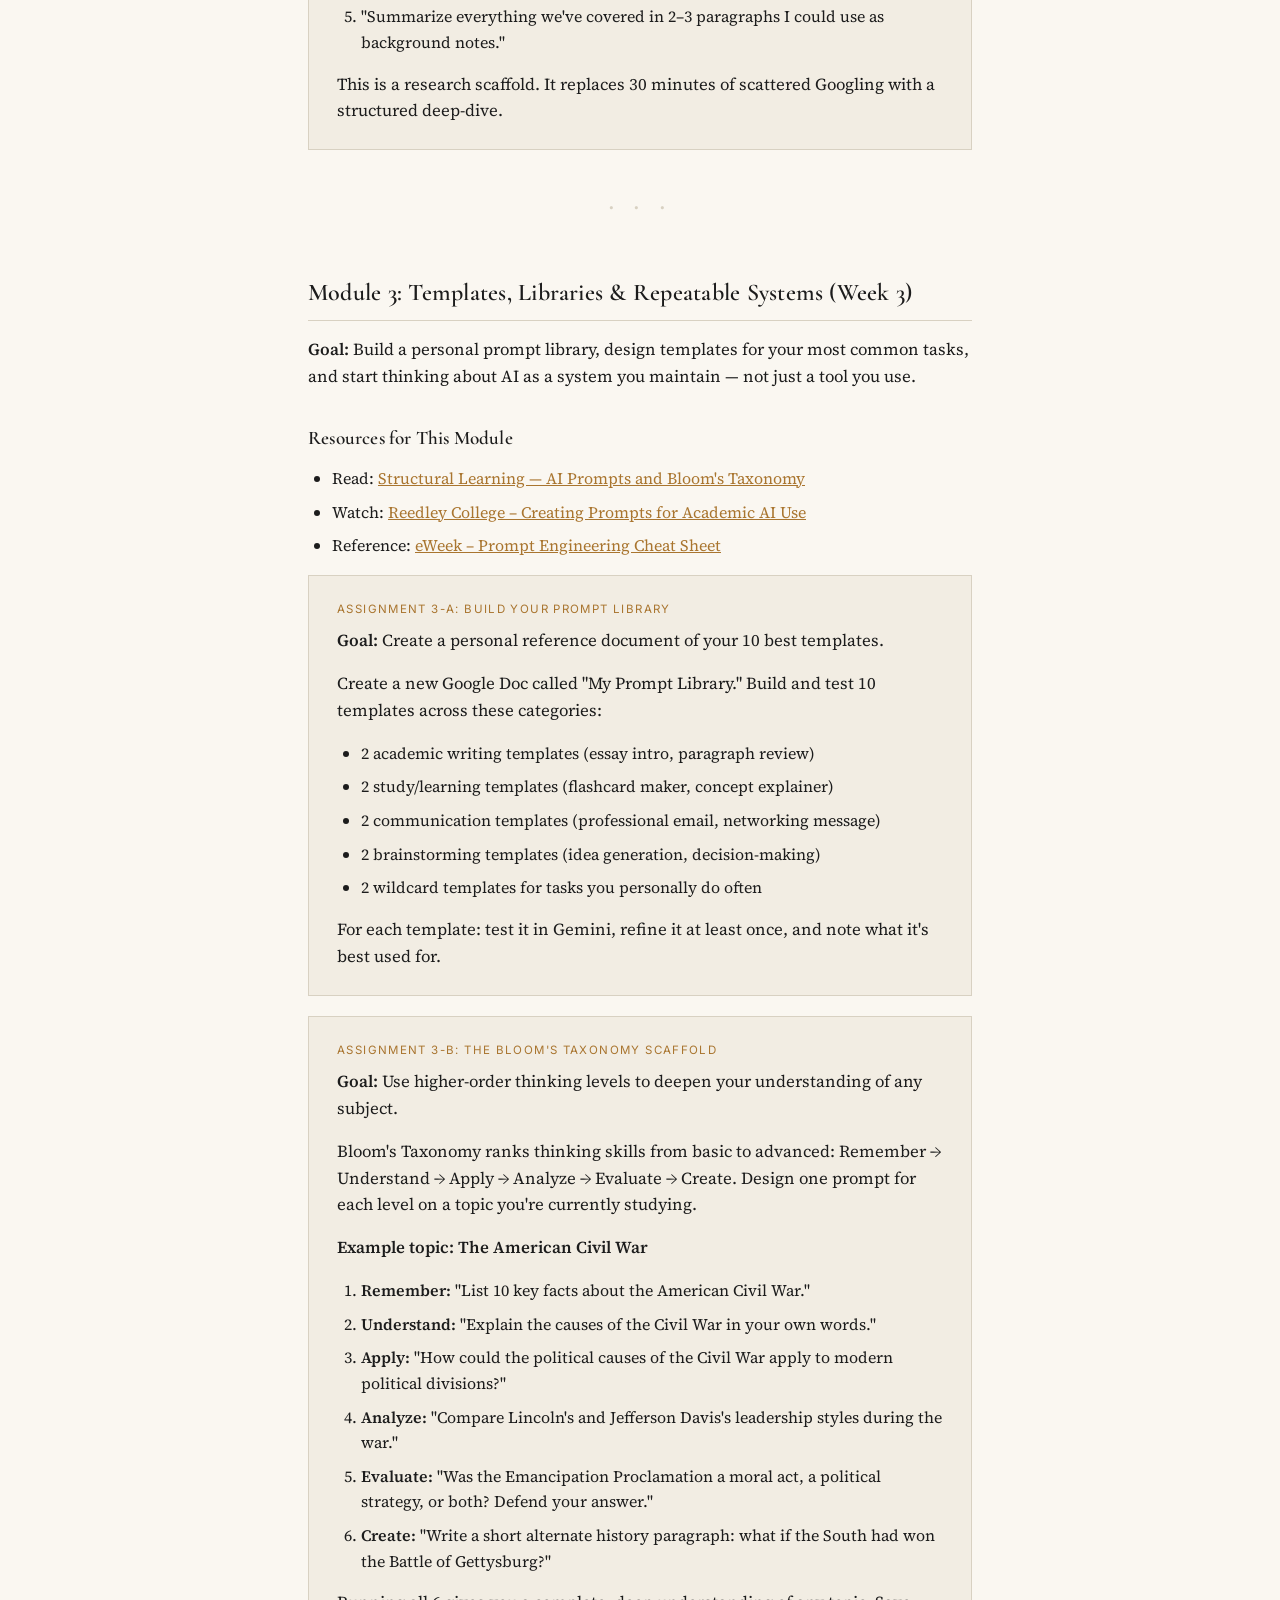
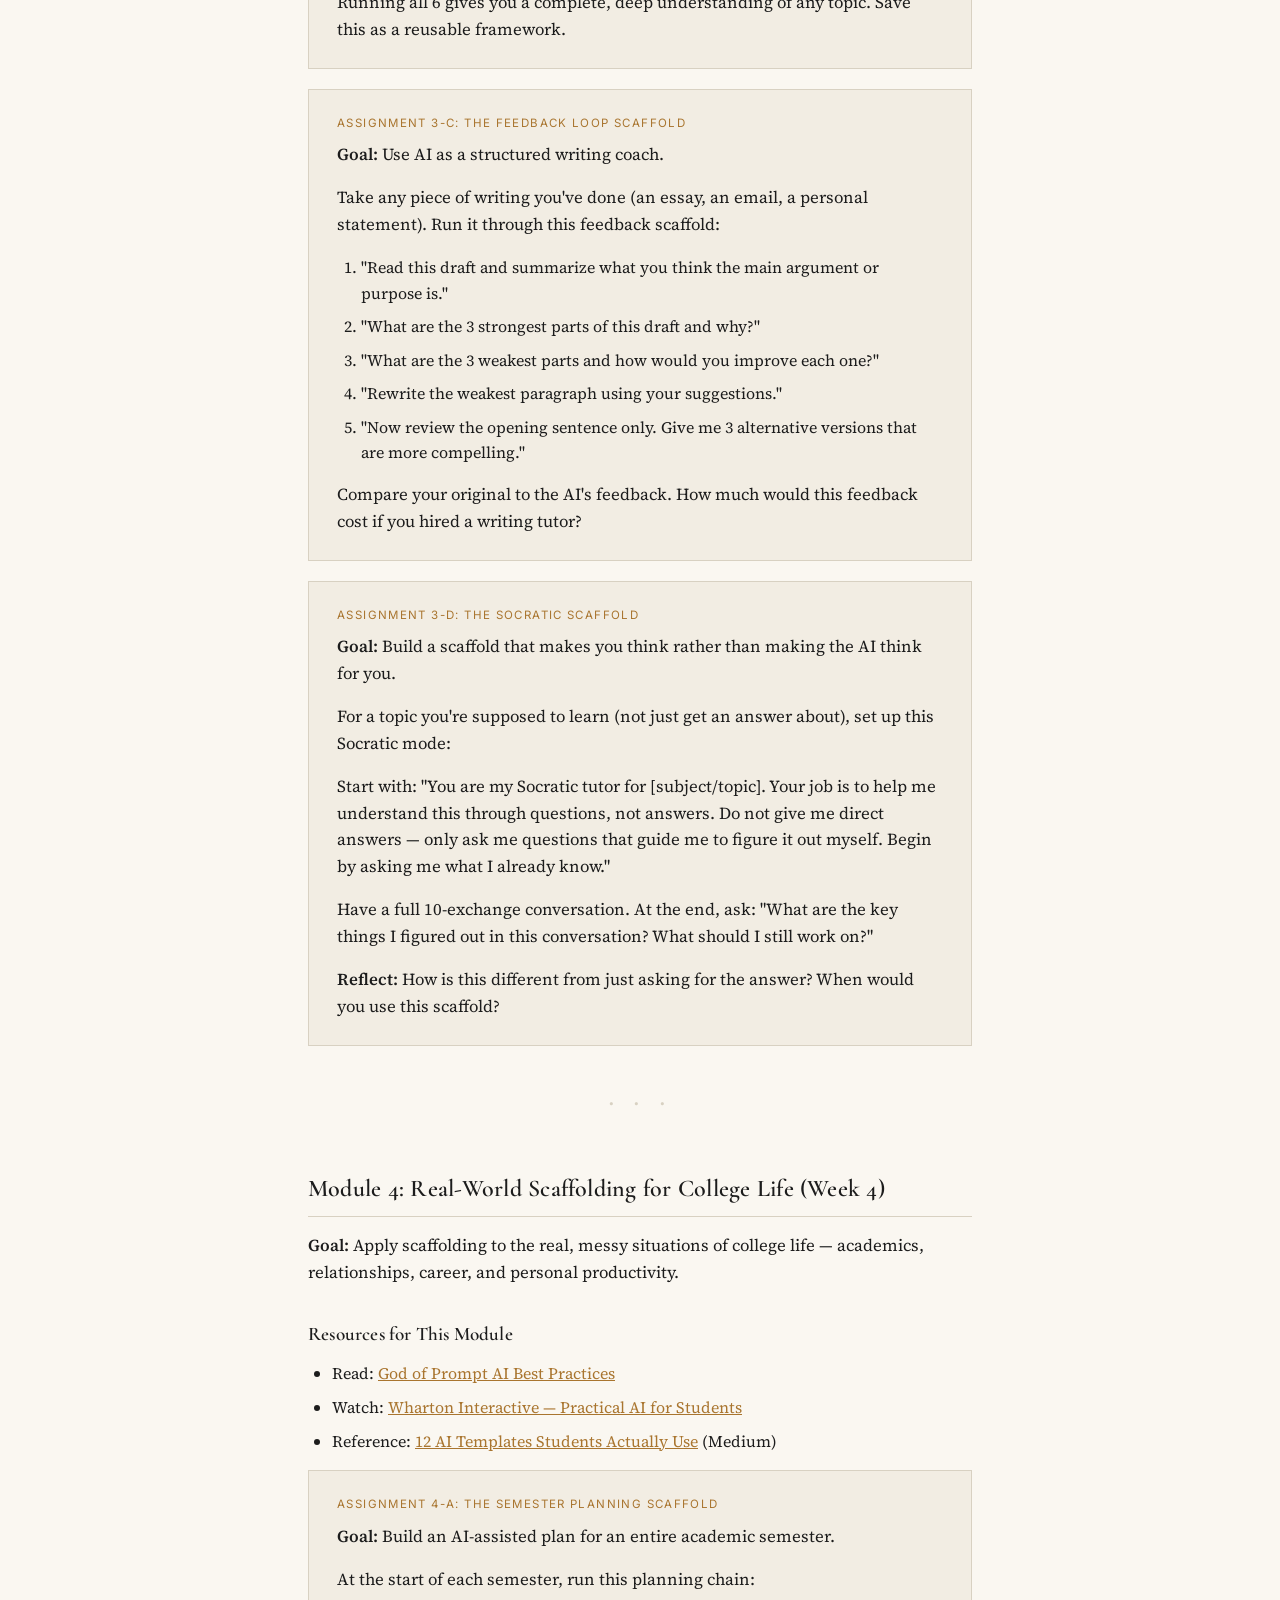
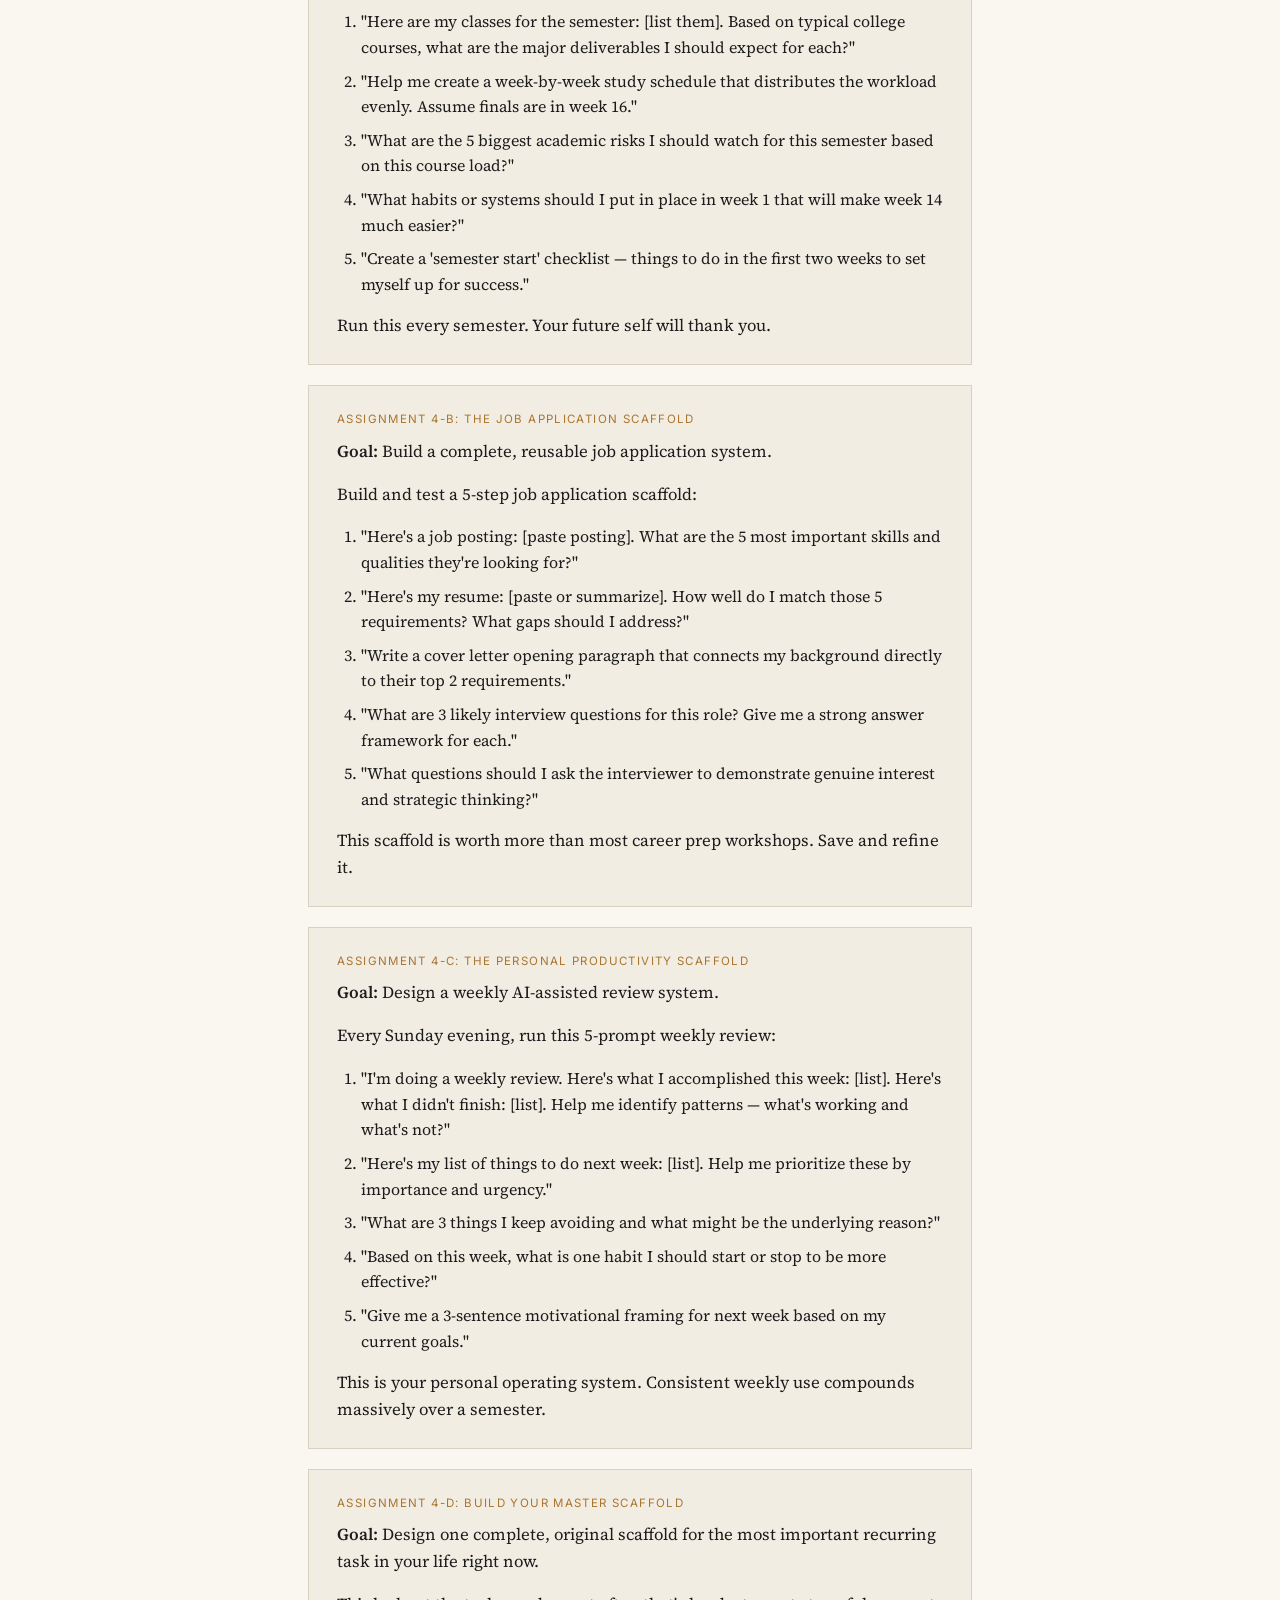
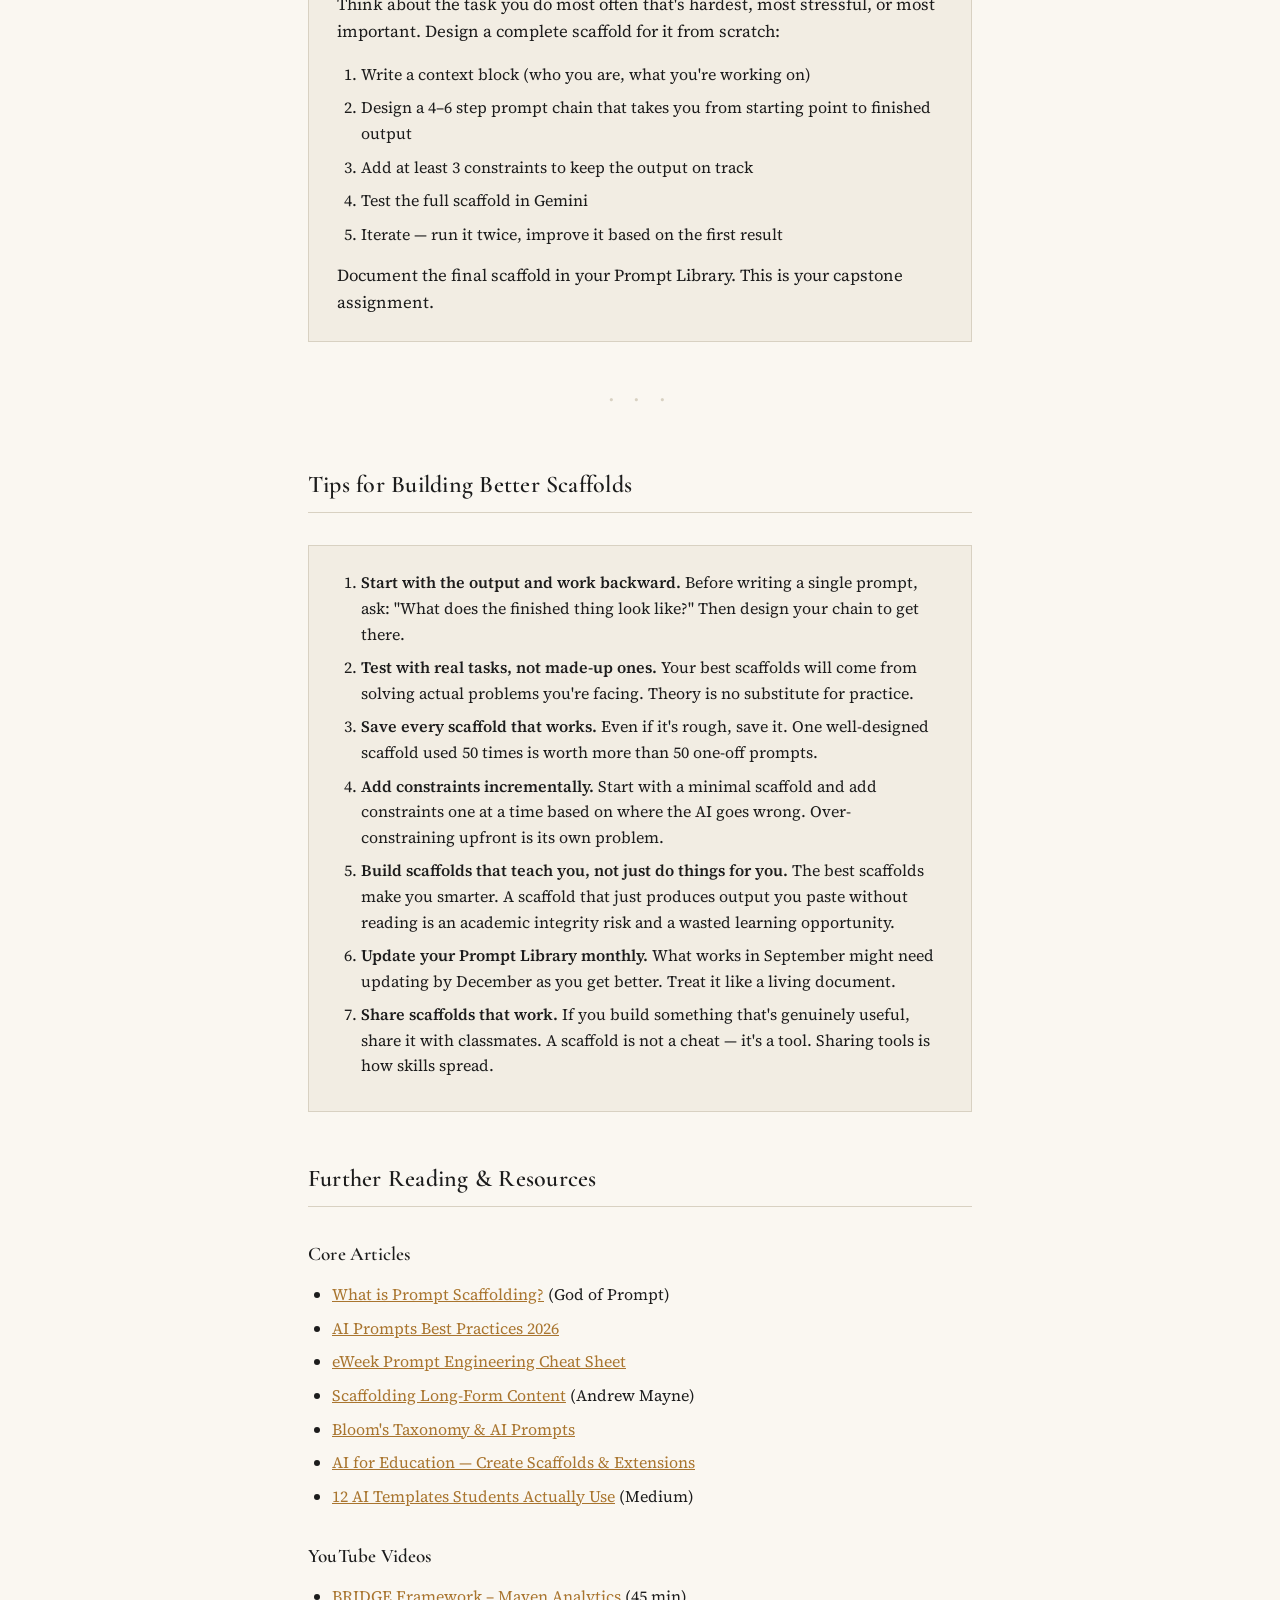
<file: learn/scaffolding-101.html>
<!DOCTYPE html>
<html lang="en">
<head>
<meta charset="UTF-8">
<meta name="viewport" content="width=device-width, initial-scale=1.0">
<title>Scaffolding 101 — Docotia Learning</title>
<meta name="description" content="A free 4-week course on prompt scaffolding. Learn to build structured AI workflows with templates, prompt chains, frameworks, and reusable systems.">
<link rel="preconnect" href="https://fonts.googleapis.com">
<link href="https://fonts.googleapis.com/css2?family=Cormorant+Garamond:wght@500;600;700&family=Source+Serif+4:opsz,wght@8..60,400;8..60,600&family=Inter:wght@400;500;600&display=swap" rel="stylesheet">
<link rel="stylesheet" href="../style.css?v=a1b2c3d4">
</head>
<body>

<header class="site">
  <div class="bar">
    <div class="brand">
      <div class="mark"><img src="../assets/docotia-press-logo.png" alt="Docotia"></div>
      <span class="name">Docotia</span>
    </div>
    <button class="menu-toggle" id="menuToggle" aria-label="Toggle menu" aria-expanded="false">
      <span></span><span></span><span></span>
    </button>
    <nav class="primary" id="primaryNav">
      <a href="../index.html">Home</a>
      <a href="../press.html">Docotia Press</a>
      <a href="../design.html">Docotia Design</a>
      <a href="../labs.html">Docotia Labs</a>
      <a href="index.html">Docotia Learning</a>
    </nav>
  </div>
</header>

<section class="course-header">
  <div class="wrap">
    <span class="tag">Course 2 · Free</span>
    <h1>Scaffolding 101</h1>
    <p class="subtitle">Building Structured AI Workflows for the Real World</p>
    <p class="updated">Last updated: October 2026</p>
  </div>
</section>

<div class="course-body">

<p>If Prompt Engineering 101 taught you how to write one really good sentence, Scaffolding 101 teaches you how to write the whole book.</p>

<p>A single well-crafted prompt is powerful. But real-world tasks — writing a research paper, planning a project, preparing for an exam, running a consulting meeting — don't happen in one step. Scaffolding is the practice of building structure around your AI interactions: frameworks, templates, sequences, and repeatable systems that produce consistent, high-quality results every time you use them.</p>

<p>This is the skill that separates people who occasionally get something useful out of AI from people who use AI as a genuine productivity multiplier. Welcome to the next level.</p>

<div class="divider">· · ·</div>

<h2>What is Scaffolding?</h2>

<p>In construction, scaffolding is the temporary structure that lets workers build something bigger than they could reach on their own. In AI, it means the same thing.</p>

<p>Prompt scaffolding is the practice of wrapping your AI interactions in structure — predefined roles, templates, constraints, step sequences, and frameworks — so that you get predictable, reusable, high-quality outputs rather than random results.</p>

<h3>Prompt Engineering vs. Scaffolding</h3>

<p>Think of it this way:</p>

<ul>
  <li>Prompt engineering = writing one excellent instruction</li>
  <li>Scaffolding = building a system of instructions that work together</li>
</ul>

<p>The difference in practice:</p>

<ul>
  <li>A one-time prompt gets you an answer. A scaffold gets you a process.</li>
  <li>A single question produces a single response. A multi-step sequence produces a complete deliverable.</li>
  <li>An improvised prompt is used once. A designed scaffold is tested, saved, and reused.</li>
</ul>

<p>You need both. This course teaches the layer on top.</p>

<h2>What You'll Need</h2>

<ul>
  <li>Google account (free)</li>
  <li>Google Gemini — <a href="https://gemini.google.com" target="_blank" rel="noopener">gemini.google.com</a></li>
  <li>A document to save your templates — Google Docs, Notion, or even a notes app</li>
  <li>Prompt Engineering 101 completed (or basic familiarity with prompting)</li>
  <li>No coding required</li>
</ul>

<h2>The Fundamentals</h2>

<h3>1. Templates — Reusable Prompt Structures</h3>

<p>A template is a prompt with blank fields you fill in each time. Instead of writing a new prompt from scratch, you fill in the variable parts.</p>

<p><strong>Basic template structure:</strong></p>

<blockquote>
<p>"Act as a [ROLE]. I need help with [TASK]. My audience is [AUDIENCE]. Keep the tone [TONE]. Format the output as [FORMAT]. Here's the context: [CONTEXT]."</p>
</blockquote>

<p><strong>Example filled in:</strong></p>

<blockquote>
<p>"Act as a writing tutor. I need help improving this paragraph. My audience is a college professor. Keep the tone formal and academic. Format the output as the revised paragraph followed by bullet-point notes explaining your changes. Here's the context: [paste paragraph]"</p>
</blockquote>

<p>Templates are the foundation of scaffolding. You build them once, use them hundreds of times.</p>

<h3>2. Prompt Chaining — Multi-Step Sequences</h3>

<p>Prompt chaining means breaking a complex task into a sequence of connected prompts, where each output feeds into the next input.</p>

<p><strong>Example chain for writing a research paper:</strong></p>

<ol>
  <li>"Help me brainstorm 5 possible thesis statements for an essay about [topic]."</li>
  <li>"I'm going with option 3. Now create a detailed outline with 3 body sections."</li>
  <li>"Write the introduction paragraph based on this thesis and outline."</li>
  <li>"Write body section 1. Use evidence-based arguments and cite real reasoning."</li>
  <li>"Review the full draft and suggest improvements to flow and argument strength."</li>
</ol>

<p>Each prompt is simple. Chained together, they produce something sophisticated. This is the core engine of scaffolding.</p>

<h3>3. Context-Setting — Building a Persistent Foundation</h3>

<p>Before diving into a task, give the AI a full picture of who you are, what you're doing, and what you need. This "context block" sits at the top of any serious scaffolded workflow.</p>

<p><strong>Context block template:</strong></p>

<blockquote>
<p>"Here's my context before we begin: I am [who you are]. I am working on [project/task]. My goal is [desired outcome]. My constraints are [limitations]. My audience is [who will see this]. Please keep this context in mind for everything that follows."</p>
</blockquote>

<p>Once you've set context, every follow-up prompt benefits from that foundation without you having to repeat yourself.</p>

<h3>4. Named Frameworks — BRIDGE, 4D, CLEAR</h3>

<p>Research-backed frameworks give you a checklist to make sure your scaffold is complete.</p>

<p><strong>The BRIDGE Framework (6-part system):</strong></p>

<ul>
  <li><strong>B</strong>ackground — relevant context the AI needs</li>
  <li><strong>R</strong>equest — what specifically you want</li>
  <li><strong>I</strong>nputs — data, examples, or text to work with</li>
  <li><strong>D</strong>eliverables — what the output should look like</li>
  <li><strong>G</strong>uardrails — what to avoid or constraints to follow</li>
  <li><strong>E</strong>valuation — how you'll judge if it's good</li>
</ul>

<p><strong>The 4D Framework (simplified):</strong></p>

<ul>
  <li><strong>D</strong>elegation — what task you're handing to the AI</li>
  <li><strong>D</strong>escription — how to explain it clearly</li>
  <li><strong>D</strong>iscernment — how to check the output</li>
  <li><strong>D</strong>iligence — how to use the result responsibly</li>
</ul>

<p><strong>CLEAR Prompt Design:</strong></p>

<ul>
  <li><strong>C</strong>oncise — no fluff</li>
  <li><strong>L</strong>ogical — structured and ordered</li>
  <li><strong>E</strong>xplicit — leave no room for guesswork</li>
  <li><strong>A</strong>daptive — built to be refined</li>
  <li><strong>R</strong>eflective — designed to prompt real thinking</li>
</ul>

<p>Pick one framework and apply it consistently. BRIDGE is the most comprehensive; 4D is easiest to remember.</p>

<h3>5. Constraint Setting — Guardrails That Improve Output</h3>

<p>Most beginners tell the AI what to do. Advanced scaffolders also tell the AI what NOT to do.</p>

<p>Adding constraints dramatically improves output consistency:</p>

<ul>
  <li>"Do not use bullet points — use full paragraphs only."</li>
  <li>"Do not mention any specific brands or products."</li>
  <li>"Keep this under 300 words."</li>
  <li>"Do not give me the final answer — only ask me guiding questions."</li>
  <li>"Do not fabricate statistics or citations. If you don't know, say so."</li>
</ul>

<h3>6. Gradual Release — Scaffolding That Fades</h3>

<p>One of the most powerful uses of AI scaffolding in education is building workflows that give you more support when you need it and less as you improve.</p>

<p>The goal is independent mastery, not AI dependency. Structure your scaffold so that over time, you remove layers and do more yourself.</p>

<p><strong>Example progression for writing:</strong></p>

<ul>
  <li>Week 1: AI writes full outline + draft paragraph + suggestions</li>
  <li>Week 2: AI writes outline only, you write draft</li>
  <li>Week 3: You write draft, AI gives feedback only</li>
  <li>Week 4: You write everything, AI does final review</li>
</ul>

<h3>7. The Prompt Library — Your Personal System</h3>

<p>A prompt library is a personal collection of your best scaffolded templates, organized by task type. It's the difference between building a scaffold from scratch every time versus pulling one off the shelf.</p>

<p>Start with 5 templates for tasks you do regularly. Add to it each week. This becomes one of the most valuable tools you'll build in college.</p>

<div class="divider">· · ·</div>

<h2>Module 1: Your First Scaffolds (Week 1)</h2>

<p><strong>Goal:</strong> Build your first reusable templates and understand how structure changes everything.</p>

<h3>Resources for This Module</h3>

<ul>
  <li>Read first: <a href="https://godofprompt.ai/blog/what-is-prompt-scaffolding/" target="_blank" rel="noopener">What is Prompt Scaffolding?</a> (God of Prompt)</li>
  <li>Watch (45 min): <a href="https://www.youtube.com/watch?v=PDgtKkuHxu0" target="_blank" rel="noopener">Master AI Prompt Writing — The BRIDGE Framework</a> (Maven Analytics)</li>
  <li>Reference: <a href="https://www.aiforeducation.io/prompts/create-scaffolds-and-extensions" target="_blank" rel="noopener">AI for Education Scaffolding Guide</a></li>
</ul>

<div class="assignment">
  <span class="label">Assignment 1-A: Build Your First Template</span>
  <p><strong>Goal:</strong> Turn a one-time prompt into a reusable template.</p>
  <p>Think of a task you'll do repeatedly in college (writing emails to professors, studying for tests, summarizing readings, etc.). Write a single prompt that handles it well. Then abstract it — replace the specific parts with [BRACKETS] to create a reusable template.</p>
  <p><strong>Example:</strong> "Summarize this article about climate change in 3 bullet points" becomes: "Summarize the following [TYPE OF CONTENT] about [TOPIC] in [NUMBER] bullet points. Highlight the most important takeaway in bold. Here's the content: [PASTE HERE]"</p>
  <p>Save this template. You've just built your first scaffold.</p>
</div>

<div class="assignment">
  <span class="label">Assignment 1-B: Apply the BRIDGE Framework</span>
  <p><strong>Goal:</strong> Build a complete, structured prompt using the BRIDGE system.</p>
  <p>Pick a real task (an upcoming paper, a study guide, a presentation). Apply all six elements of BRIDGE:</p>
  <ul>
    <li><strong>B</strong> — Write 2–3 sentences of background</li>
    <li><strong>R</strong> — State your exact request</li>
    <li><strong>I</strong> — Paste any input material</li>
    <li><strong>D</strong> — Describe the output format</li>
    <li><strong>G</strong> — Add 2 constraints (what to avoid)</li>
    <li><strong>E</strong> — State how you'll judge the output</li>
  </ul>
  <p>Feed the full BRIDGE prompt into Gemini. Compare the result to a simple version of the same request. Write down: what did BRIDGE add?</p>
</div>

<div class="assignment">
  <span class="label">Assignment 1-C: The Constraint Experiment</span>
  <p><strong>Goal:</strong> Discover how constraints shape output.</p>
  <p>Take any prompt you've used before. Ask Gemini the same thing 3 times with different constraint sets:</p>
  <ol>
    <li>No constraints added</li>
    <li>Format constraints only ("respond in a numbered list, under 200 words, academic tone")</li>
    <li>Content + format constraints ("no bullet points, no jargon, write for a 10th grader, under 150 words")</li>
  </ol>
  <p><strong>Which version of the output is most useful for your actual purpose?</strong> What does this tell you about constraint-setting?</p>
</div>

<div class="assignment">
  <span class="label">Assignment 1-D: Context Block Practice</span>
  <p><strong>Goal:</strong> Write a context block for a real project and use it across multiple prompts.</p>
  <p>Write a 3–5 sentence context block for a real ongoing project (a class you're taking, a club you're in, a job application you're working on). Paste it at the top of a Gemini conversation. Then ask 3 different follow-up questions without repeating the context.</p>
  <p><strong>Observe:</strong> Does Gemini maintain context accurately? Where does it drift or forget? What does this tell you about the limits of AI memory in a conversation?</p>
</div>

<div class="divider">· · ·</div>

<h2>Module 2: Prompt Chaining &amp; Multi-Step Workflows (Week 2)</h2>

<p><strong>Goal:</strong> Build your first multi-step prompt chain and apply it to a complete real-world deliverable.</p>

<h3>Resources for This Module</h3>

<ul>
  <li>Watch: <a href="https://www.youtube.com/watch?v=hmn1mNbAnq8" target="_blank" rel="noopener">Academia Insider – 10 Crystal-Clear AI Prompts for College</a></li>
  <li>Read: <a href="https://andrewmayneprompts.pages.dev/posts/29-scaffolding-long-form-content/" target="_blank" rel="noopener">Andrew Mayne – Scaffolding Long-Form Content</a></li>
  <li>Free course (covers chaining): <a href="https://www.udemy.com/course/prompt-engineering-masterclass-ai" target="_blank" rel="noopener">Udemy Prompt Engineering Masterclass</a></li>
</ul>

<div class="assignment">
  <span class="label">Assignment 2-A: The 5-Step Essay Chain</span>
  <p><strong>Goal:</strong> Build a scaffolded chain that produces a complete essay draft.</p>
  <p>For any essay you have coming up (or create a topic), build and run this 5-prompt chain in Gemini:</p>
  <ol>
    <li>"Brainstorm 5 angles I could take on this topic: [topic]. Give me a one-sentence thesis for each."</li>
    <li>"I'm going with angle [X]. Create a full outline with intro, 3 body sections with sub-points, and conclusion."</li>
    <li>"Write the introduction paragraph using this thesis and outline. Make it engaging — not generic."</li>
    <li>"Write body section 1. Support the argument with logic and real-world examples."</li>
    <li>"Now review everything we've written. What's the weakest part of the argument and how would you strengthen it?"</li>
  </ol>
  <p><strong>Reflect:</strong> Could you have gotten this result with one prompt? What did the chain give you that a single prompt couldn't?</p>
</div>

<div class="assignment">
  <span class="label">Assignment 2-B: The Study Session Chain</span>
  <p><strong>Goal:</strong> Build a complete study scaffold for any subject.</p>
  <p>Before your next exam or quiz, run this chain for the subject you're studying:</p>
  <ol>
    <li>"Act as a professor of [subject]. I'm a college freshman studying [specific topic]. What are the 10 most important concepts I need to understand?"</li>
    <li>"For each concept, give me a one-sentence plain-English explanation and one real-world analogy."</li>
    <li>"Create 15 quiz questions covering these concepts. Mix multiple choice, short answer, and true/false."</li>
    <li>"I'm going to answer these questions out loud. For each one I get wrong, give me an explanation of the correct answer and a memory tip."</li>
    <li>"Based on our session, what are my 3 weakest areas and what should I review tonight?"</li>
  </ol>
  <p>This is a complete study session scaffold. Save it. Use it before every major exam.</p>
</div>

<div class="assignment">
  <span class="label">Assignment 2-C: Decision-Making Chain</span>
  <p><strong>Goal:</strong> Use scaffolding to think through a real decision.</p>
  <p>Pick a real decision you're facing (choosing a major, deciding on a class schedule, a big purchase, a career path). Run this chain:</p>
  <ol>
    <li>"I'm trying to decide between [option A] and [option B]. What key factors should I consider? Give me 5–7 criteria."</li>
    <li>"For each criterion, rate both options on a scale of 1–10 and explain the rating."</li>
    <li>"What information am I missing that would help me decide? What should I research?"</li>
    <li>"What would you recommend and why? What's the biggest risk of each choice?"</li>
    <li>"Play devil's advocate: make the best case for the option you didn't recommend."</li>
  </ol>
  <p>Notice how chaining forces the AI to think thoroughly instead of jumping to a surface answer.</p>
</div>

<div class="assignment">
  <span class="label">Assignment 2-D: Build a Research Scaffold</span>
  <p><strong>Goal:</strong> Use chaining to research any topic thoroughly.</p>
  <p>Pick a topic you need to understand for class (or personal interest). Run:</p>
  <ol>
    <li>"Give me a broad overview of [topic] in 5 bullet points — key facts and context only."</li>
    <li>"What are the 3 major debates or open questions in this field?"</li>
    <li>"Who are the 3–5 most important thinkers, researchers, or organizations working on this? What's their contribution?"</li>
    <li>"What are the most common misconceptions about this topic that a beginner might have?"</li>
    <li>"Summarize everything we've covered in 2–3 paragraphs I could use as background notes."</li>
  </ol>
  <p>This is a research scaffold. It replaces 30 minutes of scattered Googling with a structured deep-dive.</p>
</div>

<div class="divider">· · ·</div>

<h2>Module 3: Templates, Libraries &amp; Repeatable Systems (Week 3)</h2>

<p><strong>Goal:</strong> Build a personal prompt library, design templates for your most common tasks, and start thinking about AI as a system you maintain — not just a tool you use.</p>

<h3>Resources for This Module</h3>

<ul>
  <li>Read: <a href="https://www.structural-learning.com/post/ai-prompts-blooms-taxonomy-teachers-guide" target="_blank" rel="noopener">Structural Learning — AI Prompts and Bloom's Taxonomy</a></li>
  <li>Watch: <a href="https://www.youtube.com/watch?v=wbGKfAPlZVA" target="_blank" rel="noopener">Reedley College – Creating Prompts for Academic AI Use</a></li>
  <li>Reference: <a href="https://www.eweek.com/news/prompt-engineering-cheat-sheet-guide/" target="_blank" rel="noopener">eWeek – Prompt Engineering Cheat Sheet</a></li>
</ul>

<div class="assignment">
  <span class="label">Assignment 3-A: Build Your Prompt Library</span>
  <p><strong>Goal:</strong> Create a personal reference document of your 10 best templates.</p>
  <p>Create a new Google Doc called "My Prompt Library." Build and test 10 templates across these categories:</p>
  <ul>
    <li>2 academic writing templates (essay intro, paragraph review)</li>
    <li>2 study/learning templates (flashcard maker, concept explainer)</li>
    <li>2 communication templates (professional email, networking message)</li>
    <li>2 brainstorming templates (idea generation, decision-making)</li>
    <li>2 wildcard templates for tasks you personally do often</li>
  </ul>
  <p>For each template: test it in Gemini, refine it at least once, and note what it's best used for.</p>
</div>

<div class="assignment">
  <span class="label">Assignment 3-B: The Bloom's Taxonomy Scaffold</span>
  <p><strong>Goal:</strong> Use higher-order thinking levels to deepen your understanding of any subject.</p>
  <p>Bloom's Taxonomy ranks thinking skills from basic to advanced: Remember → Understand → Apply → Analyze → Evaluate → Create. Design one prompt for each level on a topic you're currently studying.</p>
  <p><strong>Example topic: The American Civil War</strong></p>
  <ol>
    <li><strong>Remember:</strong> "List 10 key facts about the American Civil War."</li>
    <li><strong>Understand:</strong> "Explain the causes of the Civil War in your own words."</li>
    <li><strong>Apply:</strong> "How could the political causes of the Civil War apply to modern political divisions?"</li>
    <li><strong>Analyze:</strong> "Compare Lincoln's and Jefferson Davis's leadership styles during the war."</li>
    <li><strong>Evaluate:</strong> "Was the Emancipation Proclamation a moral act, a political strategy, or both? Defend your answer."</li>
    <li><strong>Create:</strong> "Write a short alternate history paragraph: what if the South had won the Battle of Gettysburg?"</li>
  </ol>
  <p>Running all 6 gives you a complete, deep understanding of any topic. Save this as a reusable framework.</p>
</div>

<div class="assignment">
  <span class="label">Assignment 3-C: The Feedback Loop Scaffold</span>
  <p><strong>Goal:</strong> Use AI as a structured writing coach.</p>
  <p>Take any piece of writing you've done (an essay, an email, a personal statement). Run it through this feedback scaffold:</p>
  <ol>
    <li>"Read this draft and summarize what you think the main argument or purpose is."</li>
    <li>"What are the 3 strongest parts of this draft and why?"</li>
    <li>"What are the 3 weakest parts and how would you improve each one?"</li>
    <li>"Rewrite the weakest paragraph using your suggestions."</li>
    <li>"Now review the opening sentence only. Give me 3 alternative versions that are more compelling."</li>
  </ol>
  <p>Compare your original to the AI's feedback. How much would this feedback cost if you hired a writing tutor?</p>
</div>

<div class="assignment">
  <span class="label">Assignment 3-D: The Socratic Scaffold</span>
  <p><strong>Goal:</strong> Build a scaffold that makes you think rather than making the AI think for you.</p>
  <p>For a topic you're supposed to learn (not just get an answer about), set up this Socratic mode:</p>
  <p>Start with: "You are my Socratic tutor for [subject/topic]. Your job is to help me understand this through questions, not answers. Do not give me direct answers — only ask me questions that guide me to figure it out myself. Begin by asking me what I already know."</p>
  <p>Have a full 10-exchange conversation. At the end, ask: "What are the key things I figured out in this conversation? What should I still work on?"</p>
  <p><strong>Reflect:</strong> How is this different from just asking for the answer? When would you use this scaffold?</p>
</div>

<div class="divider">· · ·</div>

<h2>Module 4: Real-World Scaffolding for College Life (Week 4)</h2>

<p><strong>Goal:</strong> Apply scaffolding to the real, messy situations of college life — academics, relationships, career, and personal productivity.</p>

<h3>Resources for This Module</h3>

<ul>
  <li>Read: <a href="https://www.aipromptlibrary.app/blog/ai-prompts-best-practices" target="_blank" rel="noopener">God of Prompt AI Best Practices</a></li>
  <li>Watch: <a href="https://www.youtube.com/watch?v=_xlMn5-uD58" target="_blank" rel="noopener">Wharton Interactive — Practical AI for Students</a></li>
  <li>Reference: <a href="https://medium.com/@ThinkingLoop/12-templates-for-teaching-with-ai-that-students-dont-hate-79d4ac97f73a" target="_blank" rel="noopener">12 AI Templates Students Actually Use</a> (Medium)</li>
</ul>

<div class="assignment">
  <span class="label">Assignment 4-A: The Semester Planning Scaffold</span>
  <p><strong>Goal:</strong> Build an AI-assisted plan for an entire academic semester.</p>
  <p>At the start of each semester, run this planning chain:</p>
  <ol>
    <li>"Here are my classes for the semester: [list them]. Based on typical college courses, what are the major deliverables I should expect for each?"</li>
    <li>"Help me create a week-by-week study schedule that distributes the workload evenly. Assume finals are in week 16."</li>
    <li>"What are the 5 biggest academic risks I should watch for this semester based on this course load?"</li>
    <li>"What habits or systems should I put in place in week 1 that will make week 14 much easier?"</li>
    <li>"Create a 'semester start' checklist — things to do in the first two weeks to set myself up for success."</li>
  </ol>
  <p>Run this every semester. Your future self will thank you.</p>
</div>

<div class="assignment">
  <span class="label">Assignment 4-B: The Job Application Scaffold</span>
  <p><strong>Goal:</strong> Build a complete, reusable job application system.</p>
  <p>Build and test a 5-step job application scaffold:</p>
  <ol>
    <li>"Here's a job posting: [paste posting]. What are the 5 most important skills and qualities they're looking for?"</li>
    <li>"Here's my resume: [paste or summarize]. How well do I match those 5 requirements? What gaps should I address?"</li>
    <li>"Write a cover letter opening paragraph that connects my background directly to their top 2 requirements."</li>
    <li>"What are 3 likely interview questions for this role? Give me a strong answer framework for each."</li>
    <li>"What questions should I ask the interviewer to demonstrate genuine interest and strategic thinking?"</li>
  </ol>
  <p>This scaffold is worth more than most career prep workshops. Save and refine it.</p>
</div>

<div class="assignment">
  <span class="label">Assignment 4-C: The Personal Productivity Scaffold</span>
  <p><strong>Goal:</strong> Design a weekly AI-assisted review system.</p>
  <p>Every Sunday evening, run this 5-prompt weekly review:</p>
  <ol>
    <li>"I'm doing a weekly review. Here's what I accomplished this week: [list]. Here's what I didn't finish: [list]. Help me identify patterns — what's working and what's not?"</li>
    <li>"Here's my list of things to do next week: [list]. Help me prioritize these by importance and urgency."</li>
    <li>"What are 3 things I keep avoiding and what might be the underlying reason?"</li>
    <li>"Based on this week, what is one habit I should start or stop to be more effective?"</li>
    <li>"Give me a 3-sentence motivational framing for next week based on my current goals."</li>
  </ol>
  <p>This is your personal operating system. Consistent weekly use compounds massively over a semester.</p>
</div>

<div class="assignment">
  <span class="label">Assignment 4-D: Build Your Master Scaffold</span>
  <p><strong>Goal:</strong> Design one complete, original scaffold for the most important recurring task in your life right now.</p>
  <p>Think about the task you do most often that's hardest, most stressful, or most important. Design a complete scaffold for it from scratch:</p>
  <ol>
    <li>Write a context block (who you are, what you're working on)</li>
    <li>Design a 4–6 step prompt chain that takes you from starting point to finished output</li>
    <li>Add at least 3 constraints to keep the output on track</li>
    <li>Test the full scaffold in Gemini</li>
    <li>Iterate — run it twice, improve it based on the first result</li>
  </ol>
  <p>Document the final scaffold in your Prompt Library. This is your capstone assignment.</p>
</div>

<div class="divider">· · ·</div>

<h2>Tips for Building Better Scaffolds</h2>

<div class="tips-box">
<ol>
  <li><strong>Start with the output and work backward.</strong> Before writing a single prompt, ask: "What does the finished thing look like?" Then design your chain to get there.</li>
  <li><strong>Test with real tasks, not made-up ones.</strong> Your best scaffolds will come from solving actual problems you're facing. Theory is no substitute for practice.</li>
  <li><strong>Save every scaffold that works.</strong> Even if it's rough, save it. One well-designed scaffold used 50 times is worth more than 50 one-off prompts.</li>
  <li><strong>Add constraints incrementally.</strong> Start with a minimal scaffold and add constraints one at a time based on where the AI goes wrong. Over-constraining upfront is its own problem.</li>
  <li><strong>Build scaffolds that teach you, not just do things for you.</strong> The best scaffolds make you smarter. A scaffold that just produces output you paste without reading is an academic integrity risk and a wasted learning opportunity.</li>
  <li><strong>Update your Prompt Library monthly.</strong> What works in September might need updating by December as you get better. Treat it like a living document.</li>
  <li><strong>Share scaffolds that work.</strong> If you build something that's genuinely useful, share it with classmates. A scaffold is not a cheat — it's a tool. Sharing tools is how skills spread.</li>
</ol>
</div>

<h2>Further Reading &amp; Resources</h2>

<h3>Core Articles</h3>

<ul>
  <li><a href="https://godofprompt.ai/blog/what-is-prompt-scaffolding/" target="_blank" rel="noopener">What is Prompt Scaffolding?</a> (God of Prompt)</li>
  <li><a href="https://www.aipromptlibrary.app/blog/ai-prompts-best-practices" target="_blank" rel="noopener">AI Prompts Best Practices 2026</a></li>
  <li><a href="https://www.eweek.com/news/prompt-engineering-cheat-sheet-guide/" target="_blank" rel="noopener">eWeek Prompt Engineering Cheat Sheet</a></li>
  <li><a href="https://andrewmayneprompts.pages.dev/posts/29-scaffolding-long-form-content/" target="_blank" rel="noopener">Scaffolding Long-Form Content</a> (Andrew Mayne)</li>
  <li><a href="https://www.structural-learning.com/post/ai-prompts-blooms-taxonomy-teachers-guide" target="_blank" rel="noopener">Bloom's Taxonomy &amp; AI Prompts</a></li>
  <li><a href="https://www.aiforeducation.io/prompts/create-scaffolds-and-extensions" target="_blank" rel="noopener">AI for Education — Create Scaffolds &amp; Extensions</a></li>
  <li><a href="https://medium.com/@ThinkingLoop/12-templates-for-teaching-with-ai-that-students-dont-hate-79d4ac97f73a" target="_blank" rel="noopener">12 AI Templates Students Actually Use</a> (Medium)</li>
</ul>

<h3>YouTube Videos</h3>

<ul>
  <li><a href="https://www.youtube.com/watch?v=PDgtKkuHxu0" target="_blank" rel="noopener">BRIDGE Framework – Maven Analytics</a> (45 min)</li>
  <li><a href="https://www.youtube.com/watch?v=hmn1mNbAnq8" target="_blank" rel="noopener">10 AI Prompts for College Students – Academia Insider</a></li>
  <li><a href="https://www.youtube.com/watch?v=_xlMn5-uD58" target="_blank" rel="noopener">Practical AI for Students – Wharton Interactive</a></li>
  <li><a href="https://www.youtube.com/watch?v=wbGKfAPlZVA" target="_blank" rel="noopener">Creating Prompts for Academic Use – Reedley College</a></li>
</ul>

<h3>Free Courses</h3>

<ul>
  <li><a href="https://www.udemy.com/course/prompt-engineering-masterclass-ai" target="_blank" rel="noopener">Udemy – Prompt Engineering Masterclass</a> (free, covers scaffolding)</li>
  <li><a href="https://www.coursera.org/specializations/prompting-essentials-google" target="_blank" rel="noopener">Google Prompting Essentials – Coursera</a></li>
  <li><a href="https://learnprompting.org" target="_blank" rel="noopener">Learn Prompting</a> (full reference)</li>
</ul>

<div class="divider">· · ·</div>

<p><em>Part 2 of the AI Fundamentals Series. Companion to Prompt Engineering 101. Uses Google Gemini (free) for all assignments.</em></p>

<p><em><a href="prompt-engineering-101.html">&larr; Previous: Prompt Engineering 101</a> · <a href="vibe-code-101.html">Next: Vibe Code 101 &rarr;</a></em></p>

</div>

<footer class="site">
  <div class="wrap">
    <span>&copy; 2026 Docotia Enterprises LLC</span>
    <span>
      <a href="../index.html">Home</a> &nbsp;&middot;&nbsp;
      <a href="../press.html">Press</a> &nbsp;&middot;&nbsp;
      <a href="../labs.html">Labs</a> &nbsp;&middot;&nbsp;
      <a href="../design.html">Design</a> &nbsp;&middot;&nbsp;
      <a href="index.html">Learning</a> &nbsp;&middot;&nbsp;
      <a href="../privacy.html">Privacy</a> &nbsp;&middot;&nbsp;
      <a href="mailto:learning@docotia.com">learning@docotia.com</a>
    </span>
  </div>
</footer>

<script>
const menuToggle = document.getElementById('menuToggle');
const primaryNav = document.getElementById('primaryNav');
menuToggle.addEventListener('click', () => {
  const isOpen = primaryNav.classList.toggle('open');
  menuToggle.classList.toggle('open', isOpen);
  menuToggle.setAttribute('aria-expanded', isOpen);
});
primaryNav.querySelectorAll('a').forEach(a => a.addEventListener('click', () => {
  primaryNav.classList.remove('open');
  menuToggle.classList.remove('open');
  menuToggle.setAttribute('aria-expanded', 'false');
}));
</script>
</body>
</html>
</file>
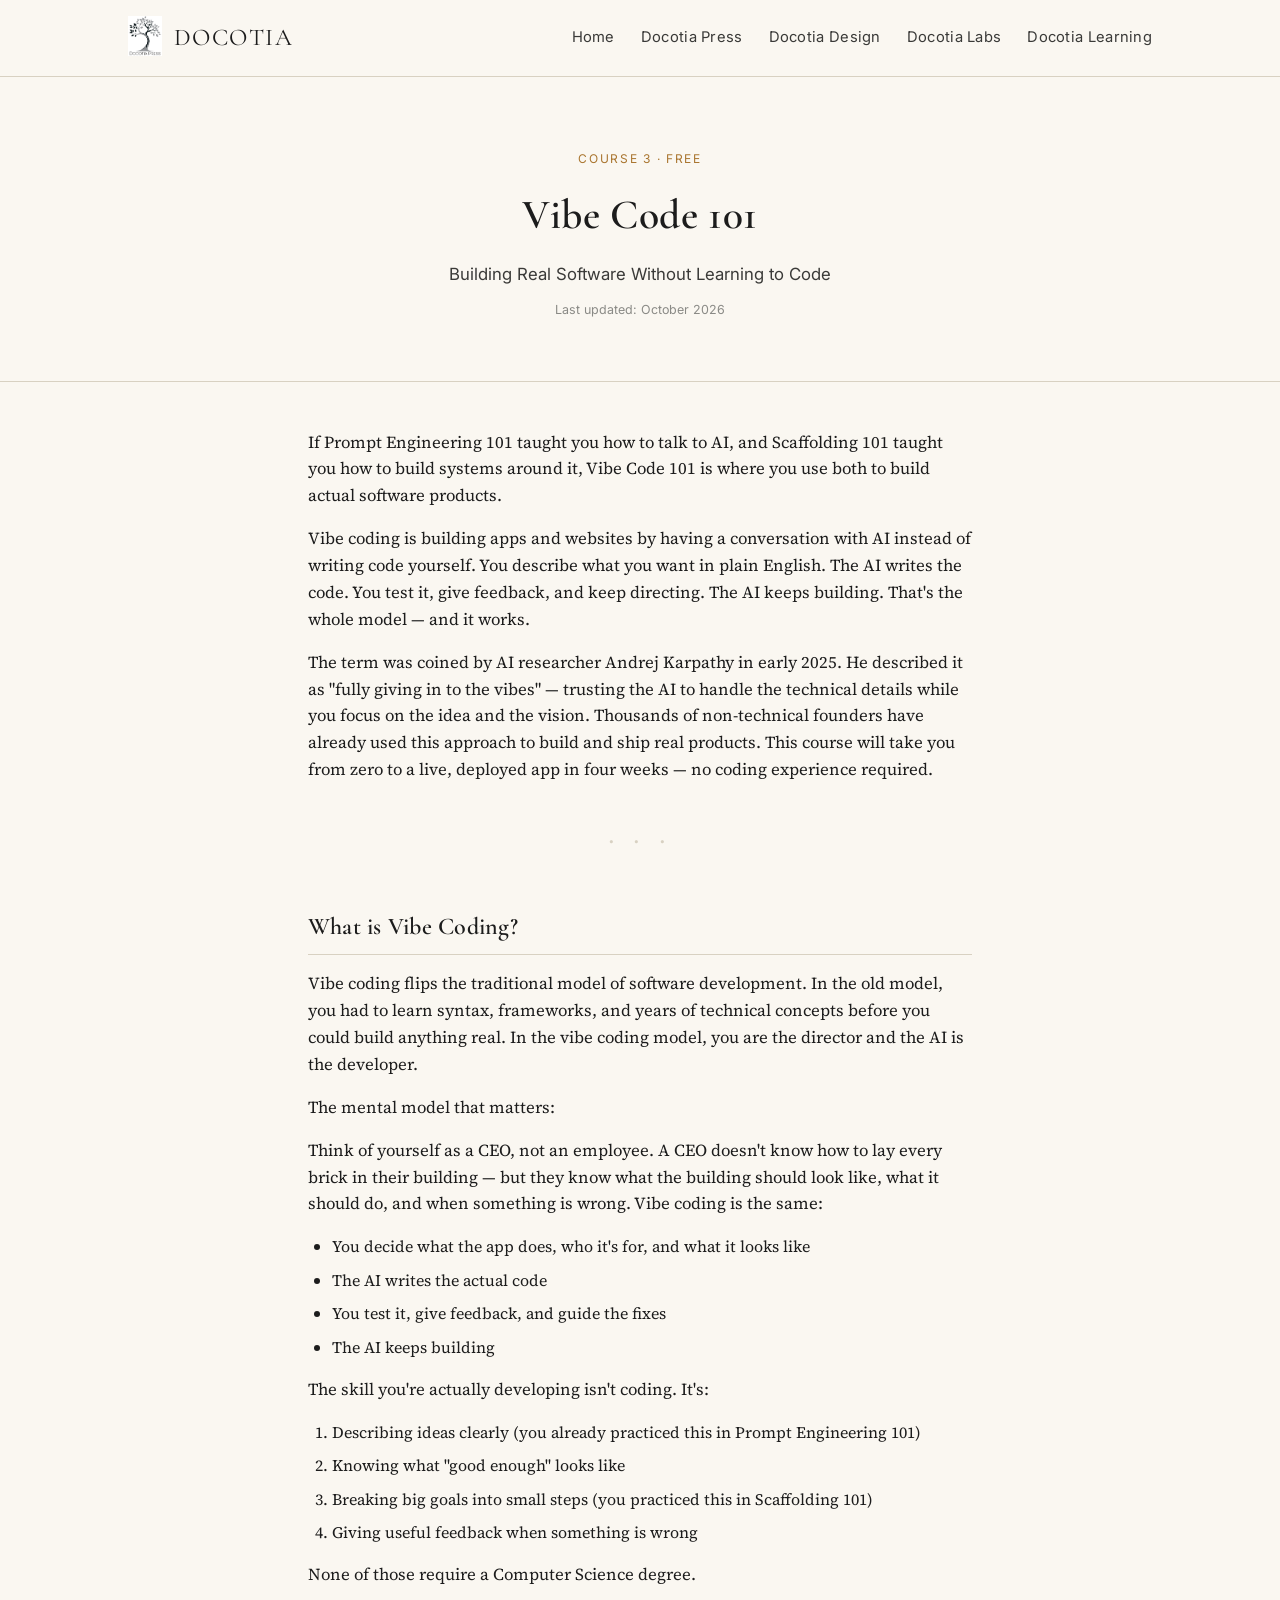
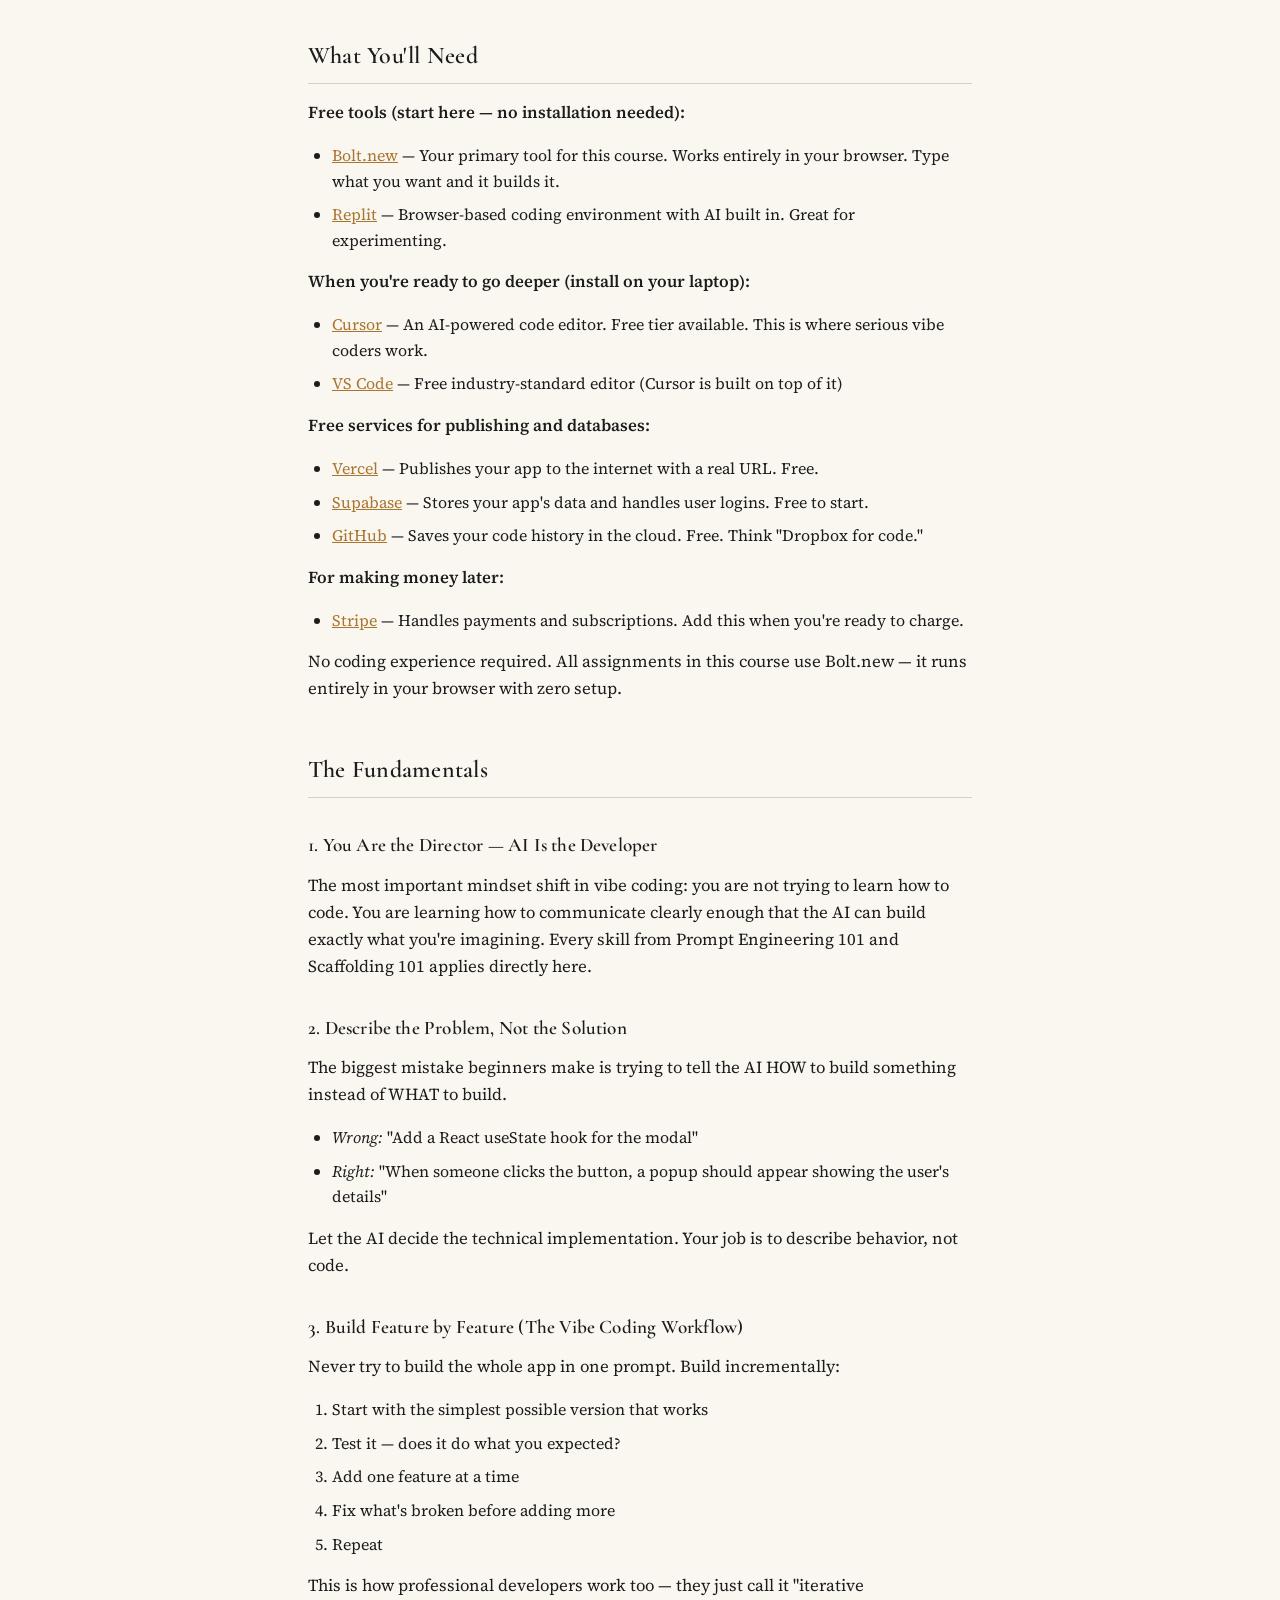
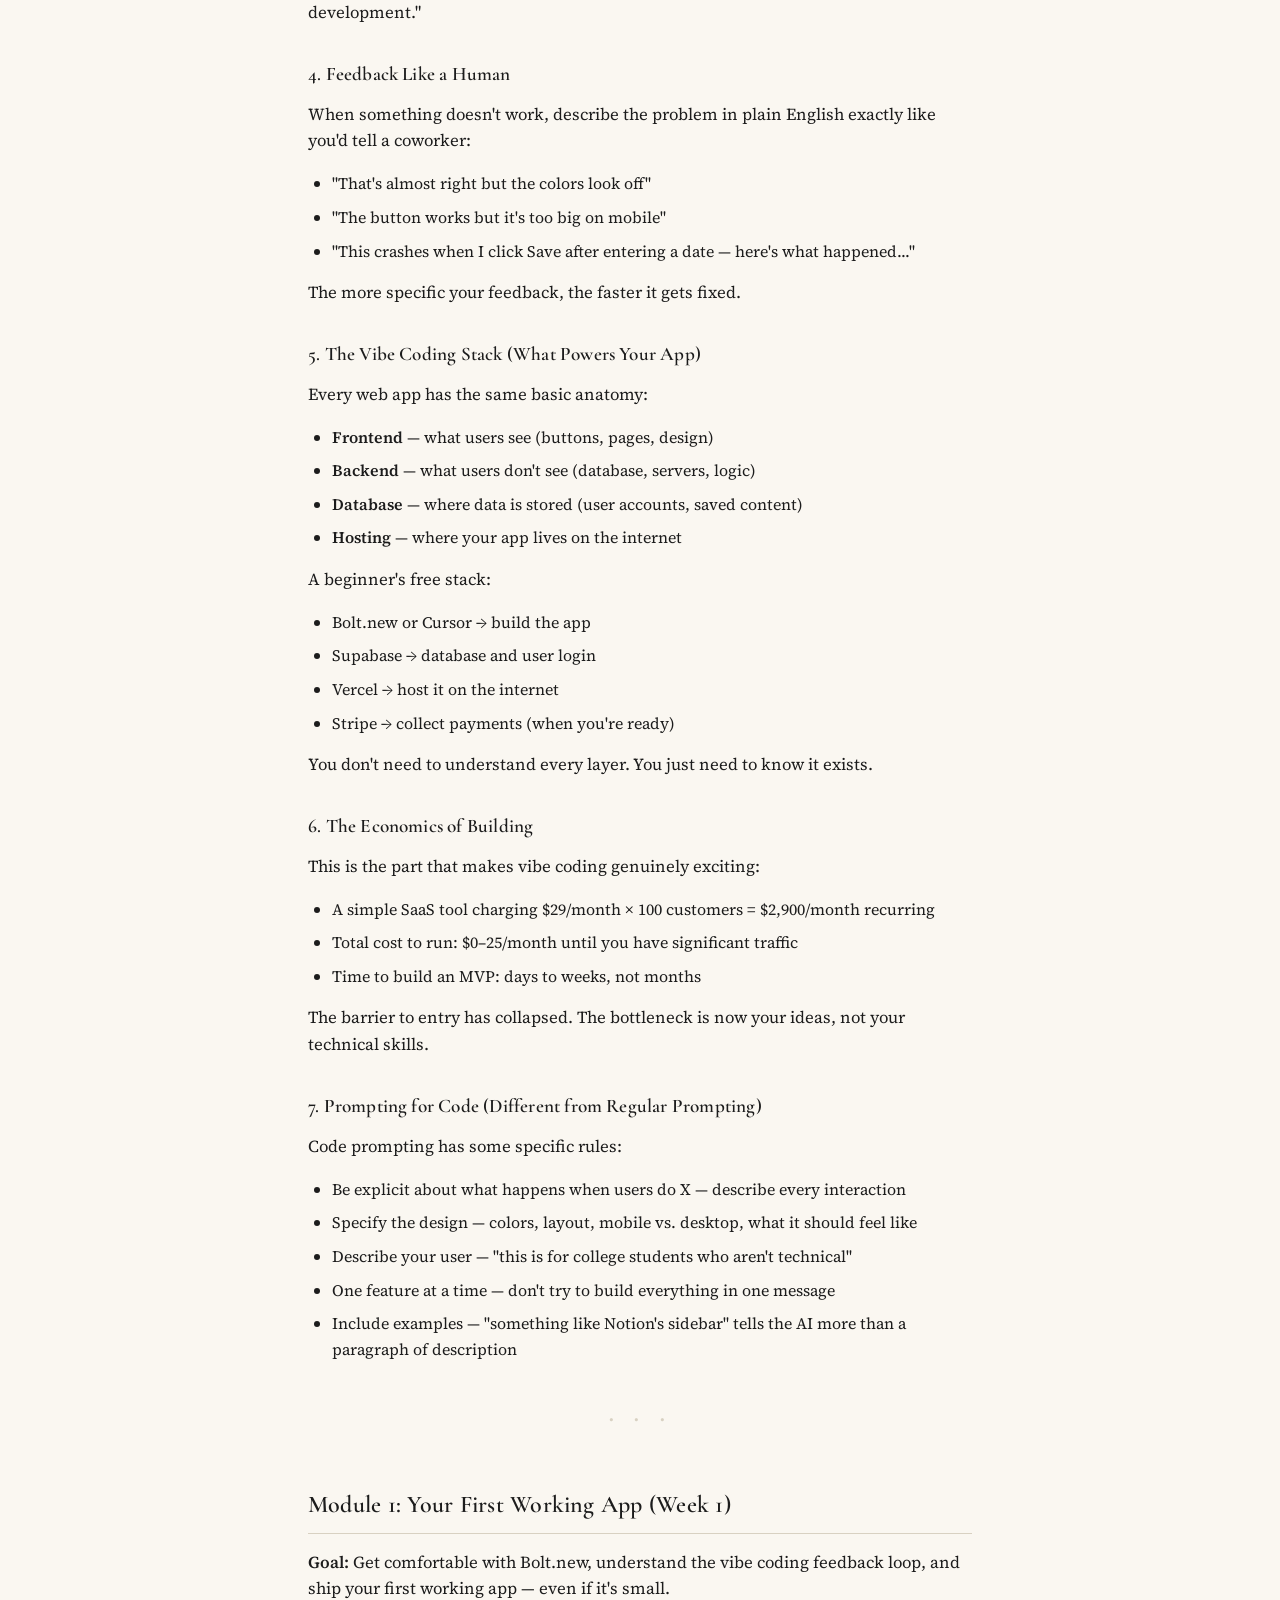
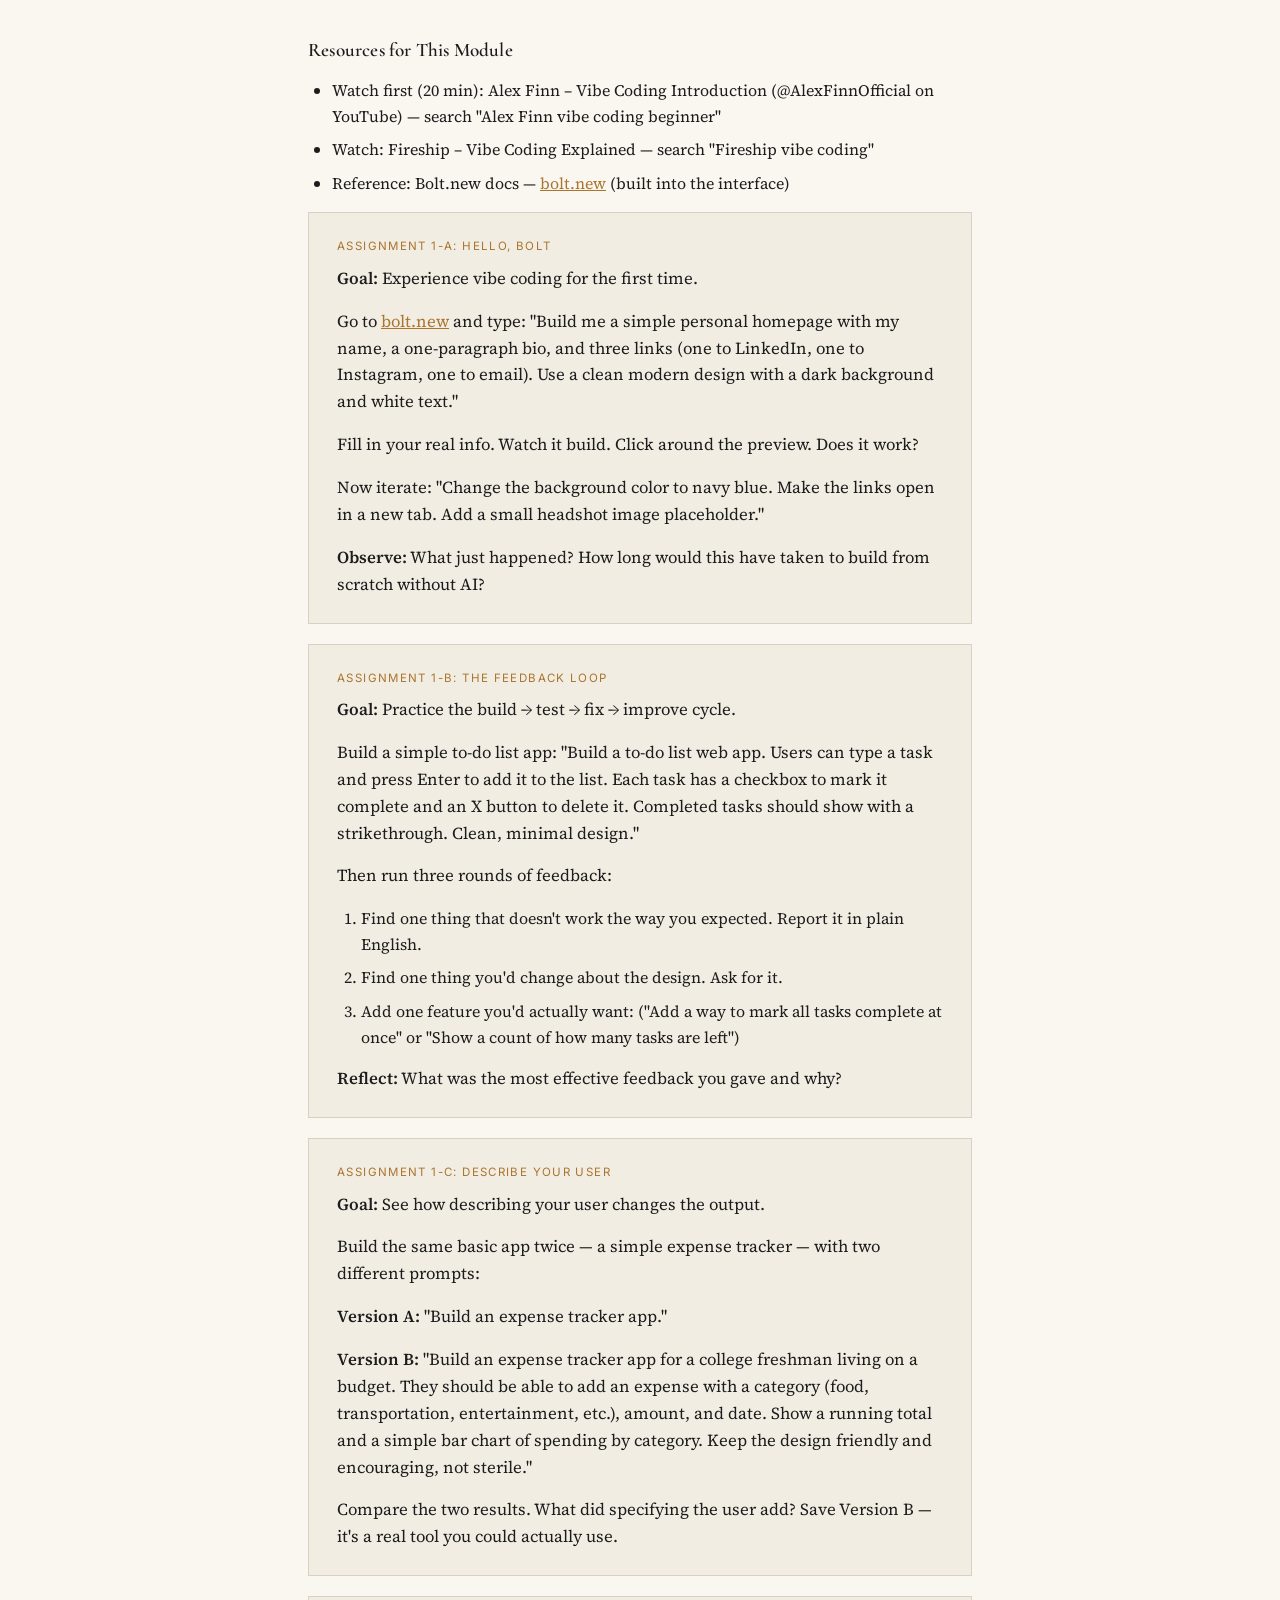
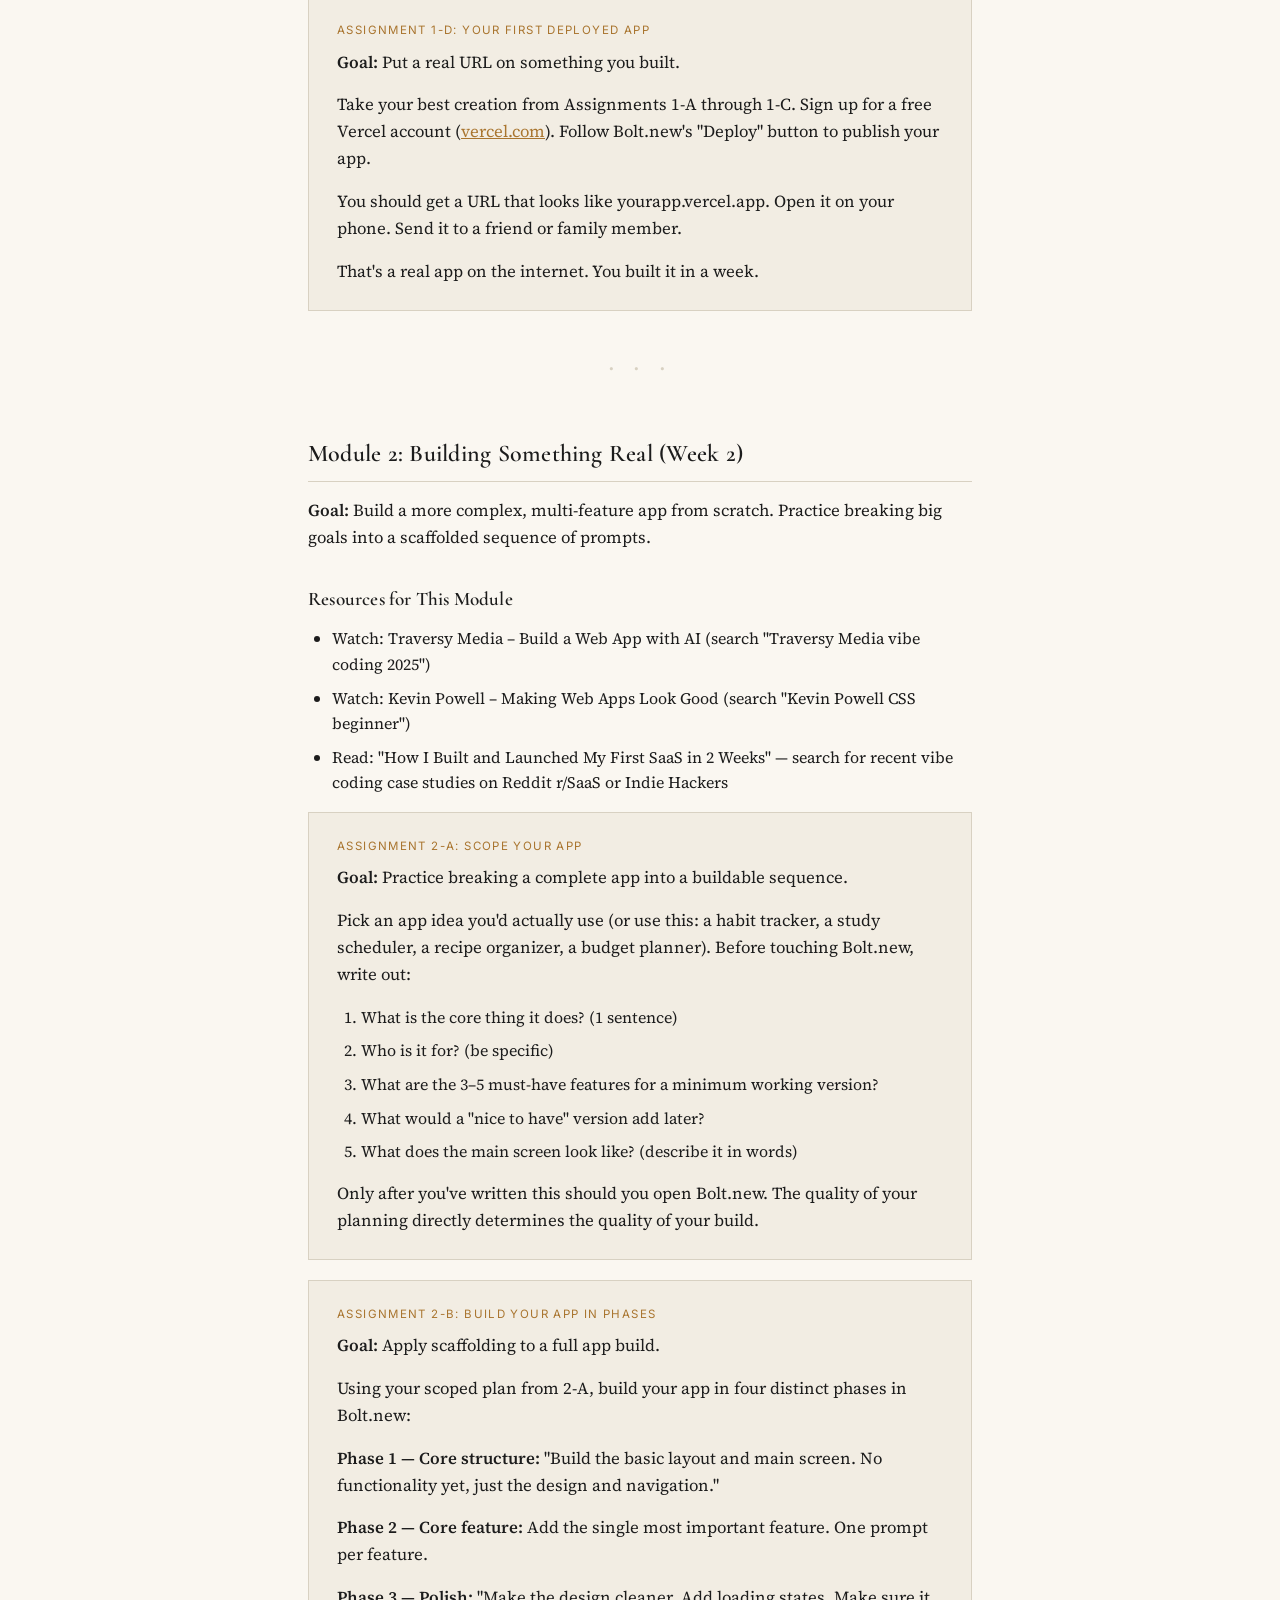
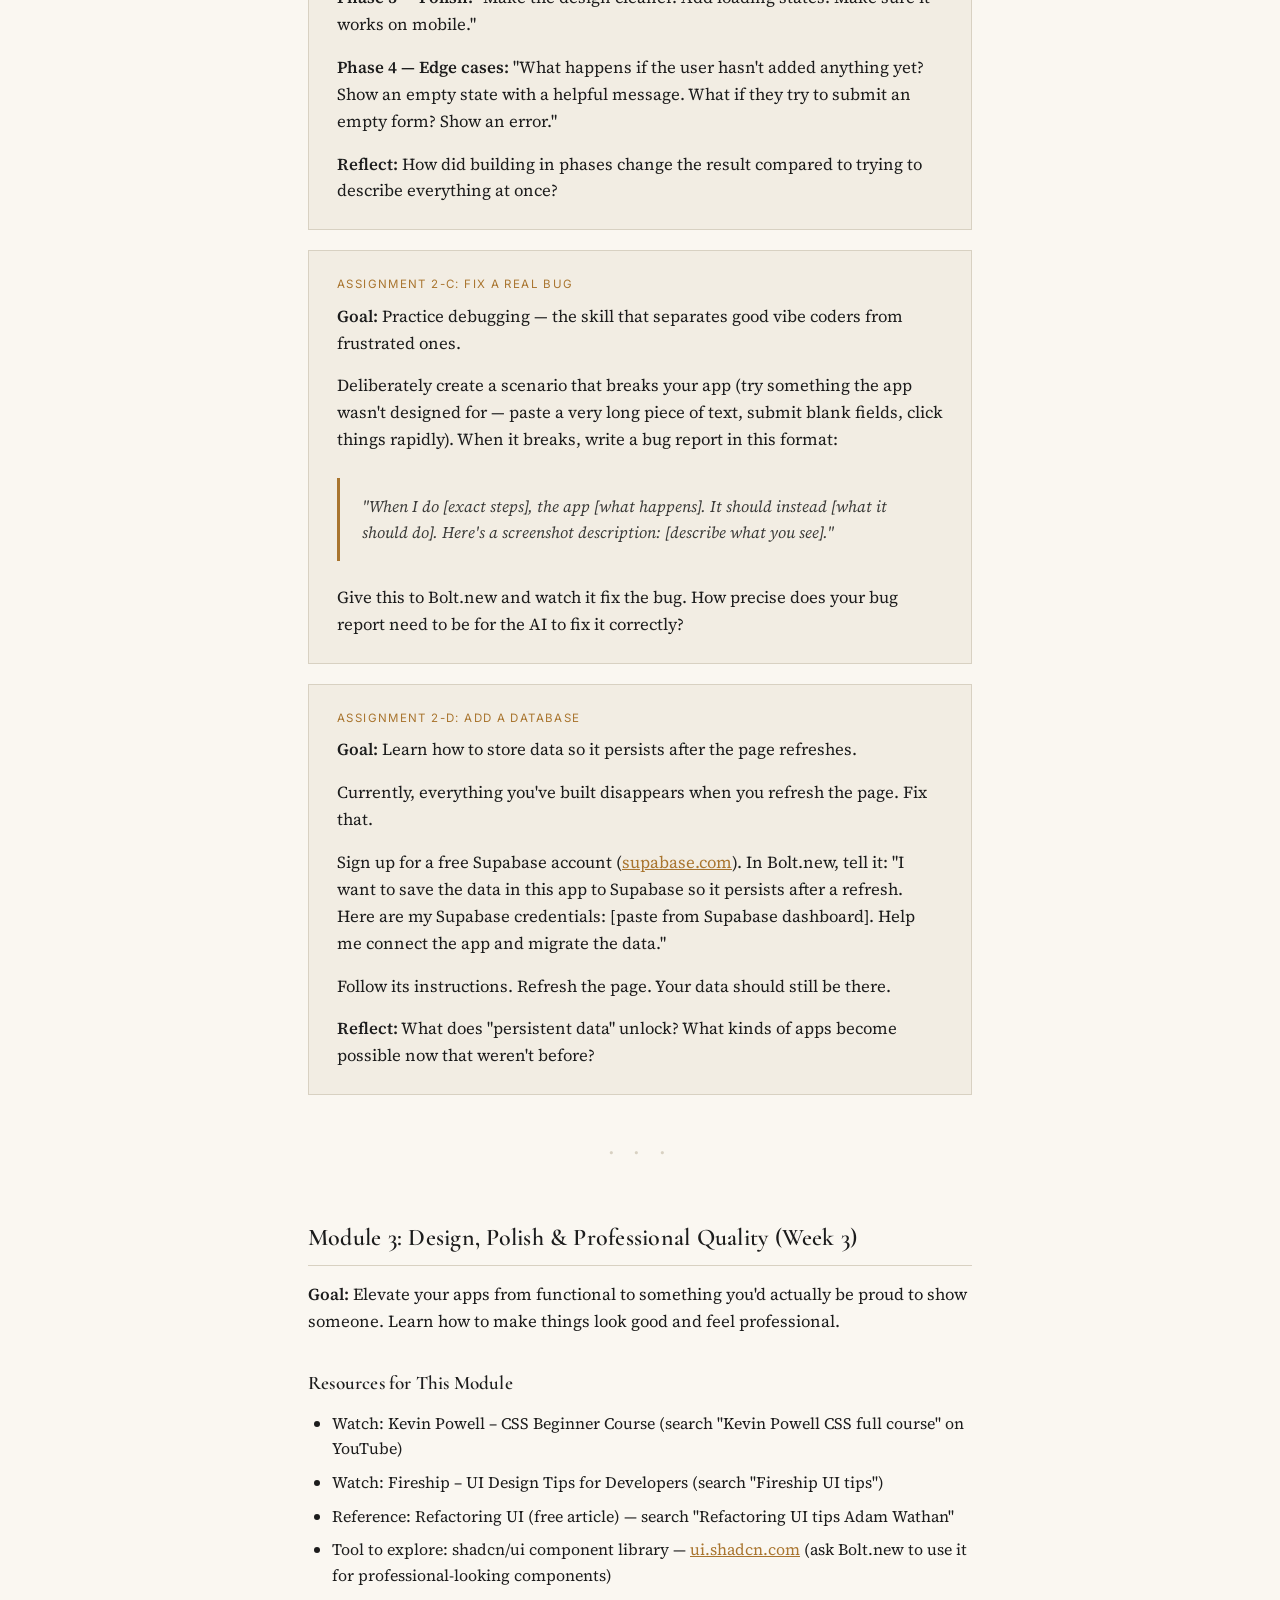
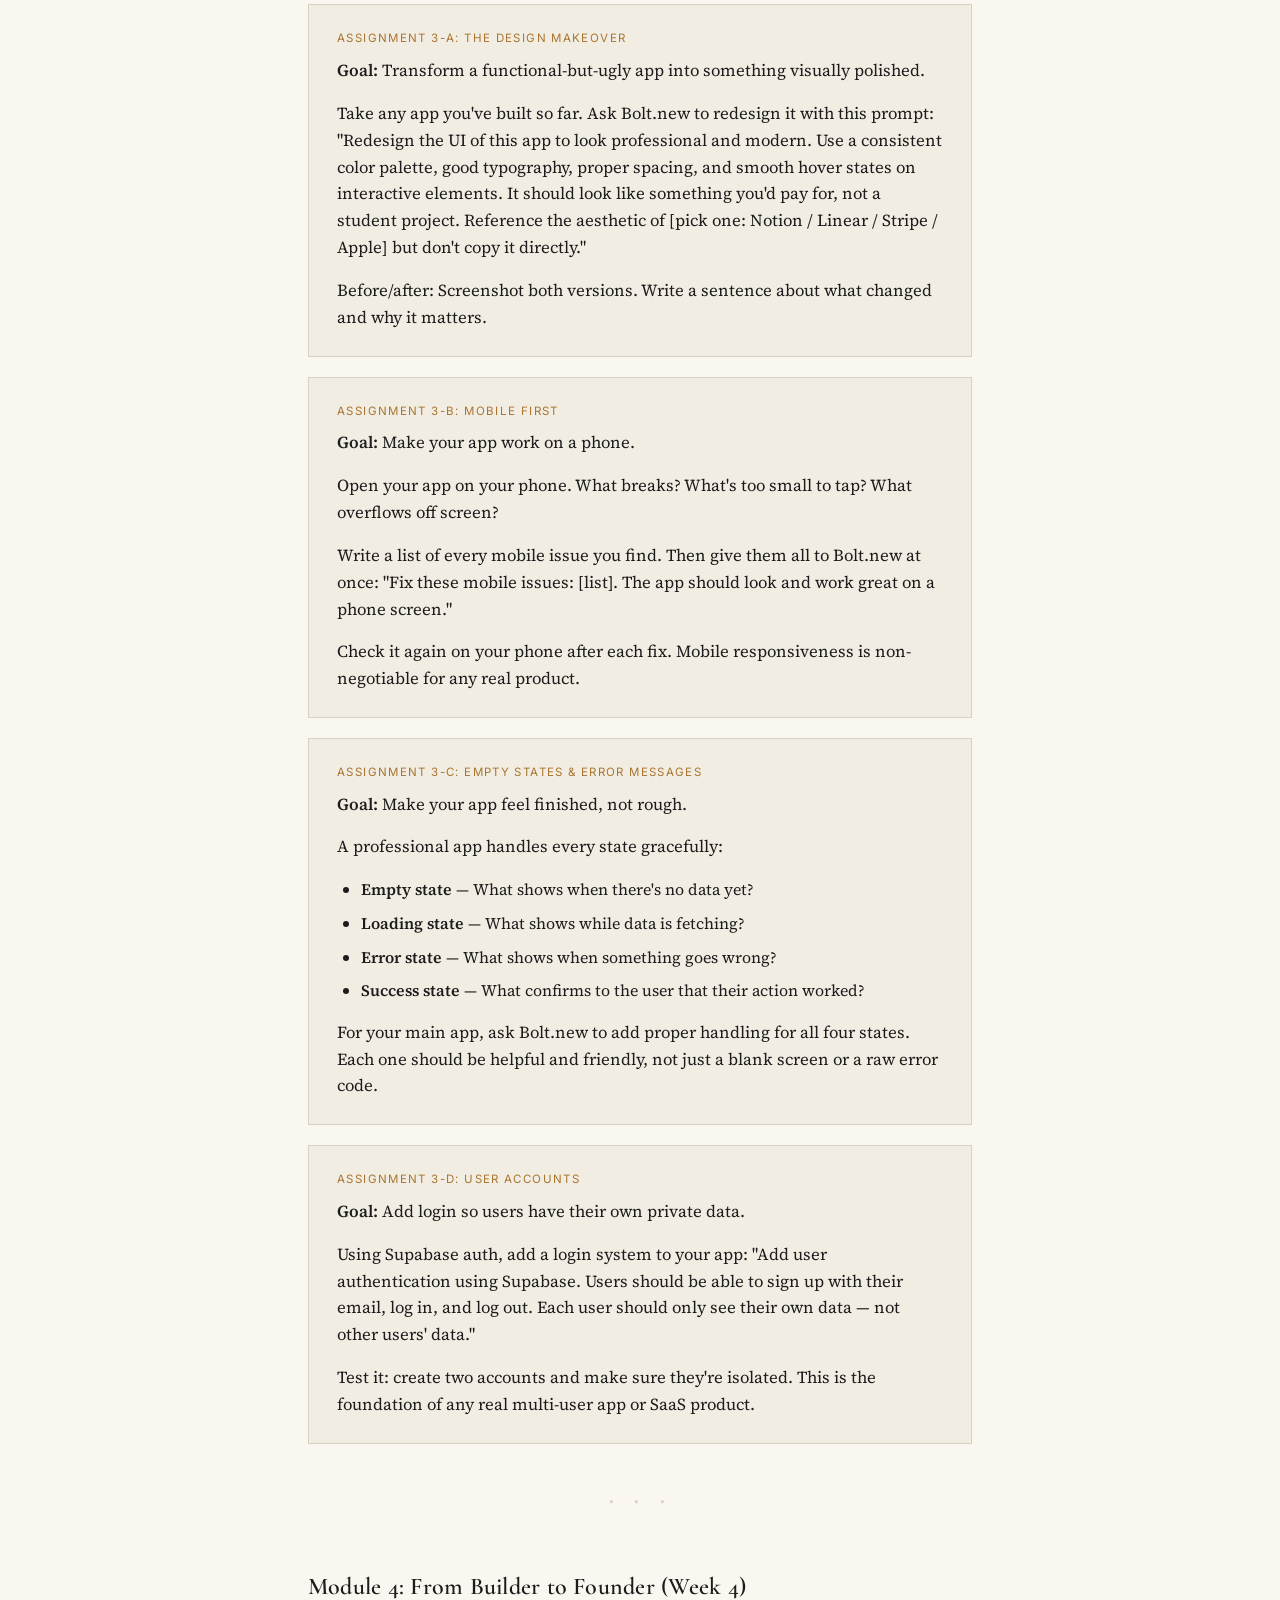
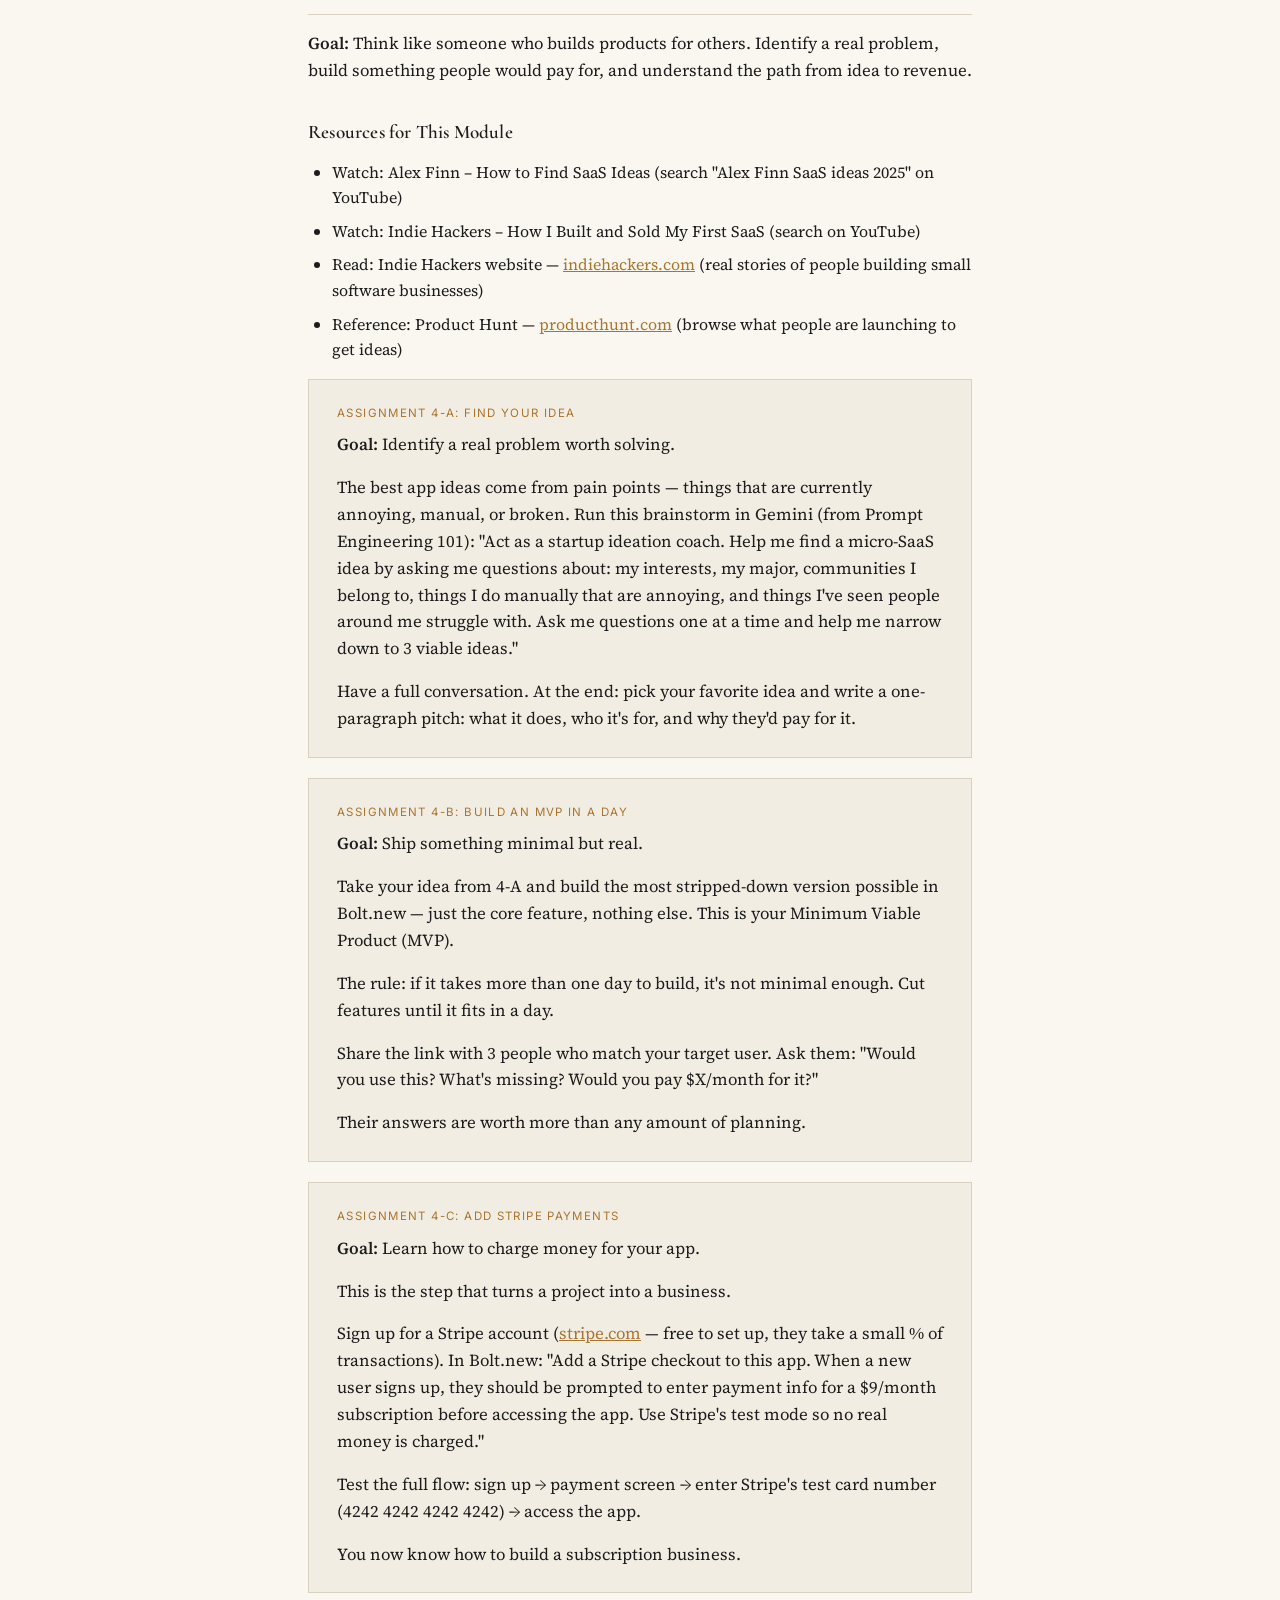
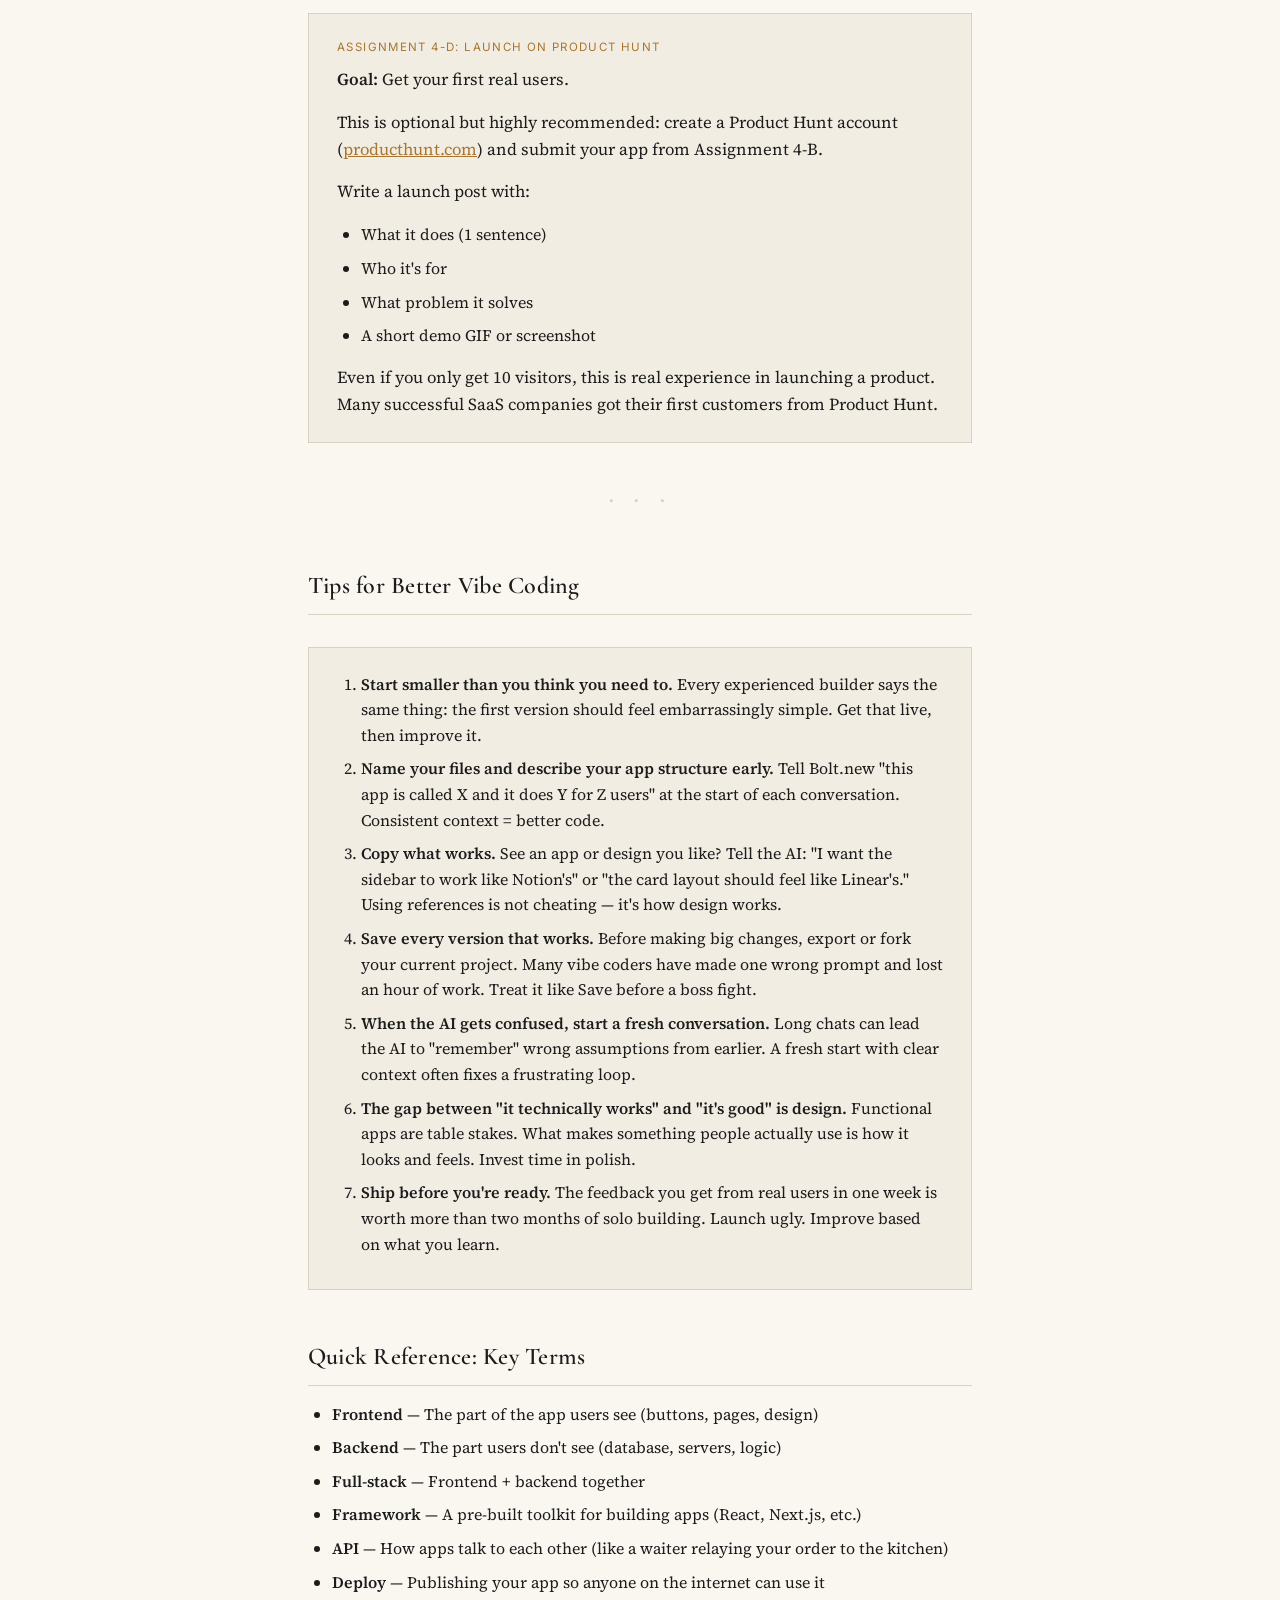
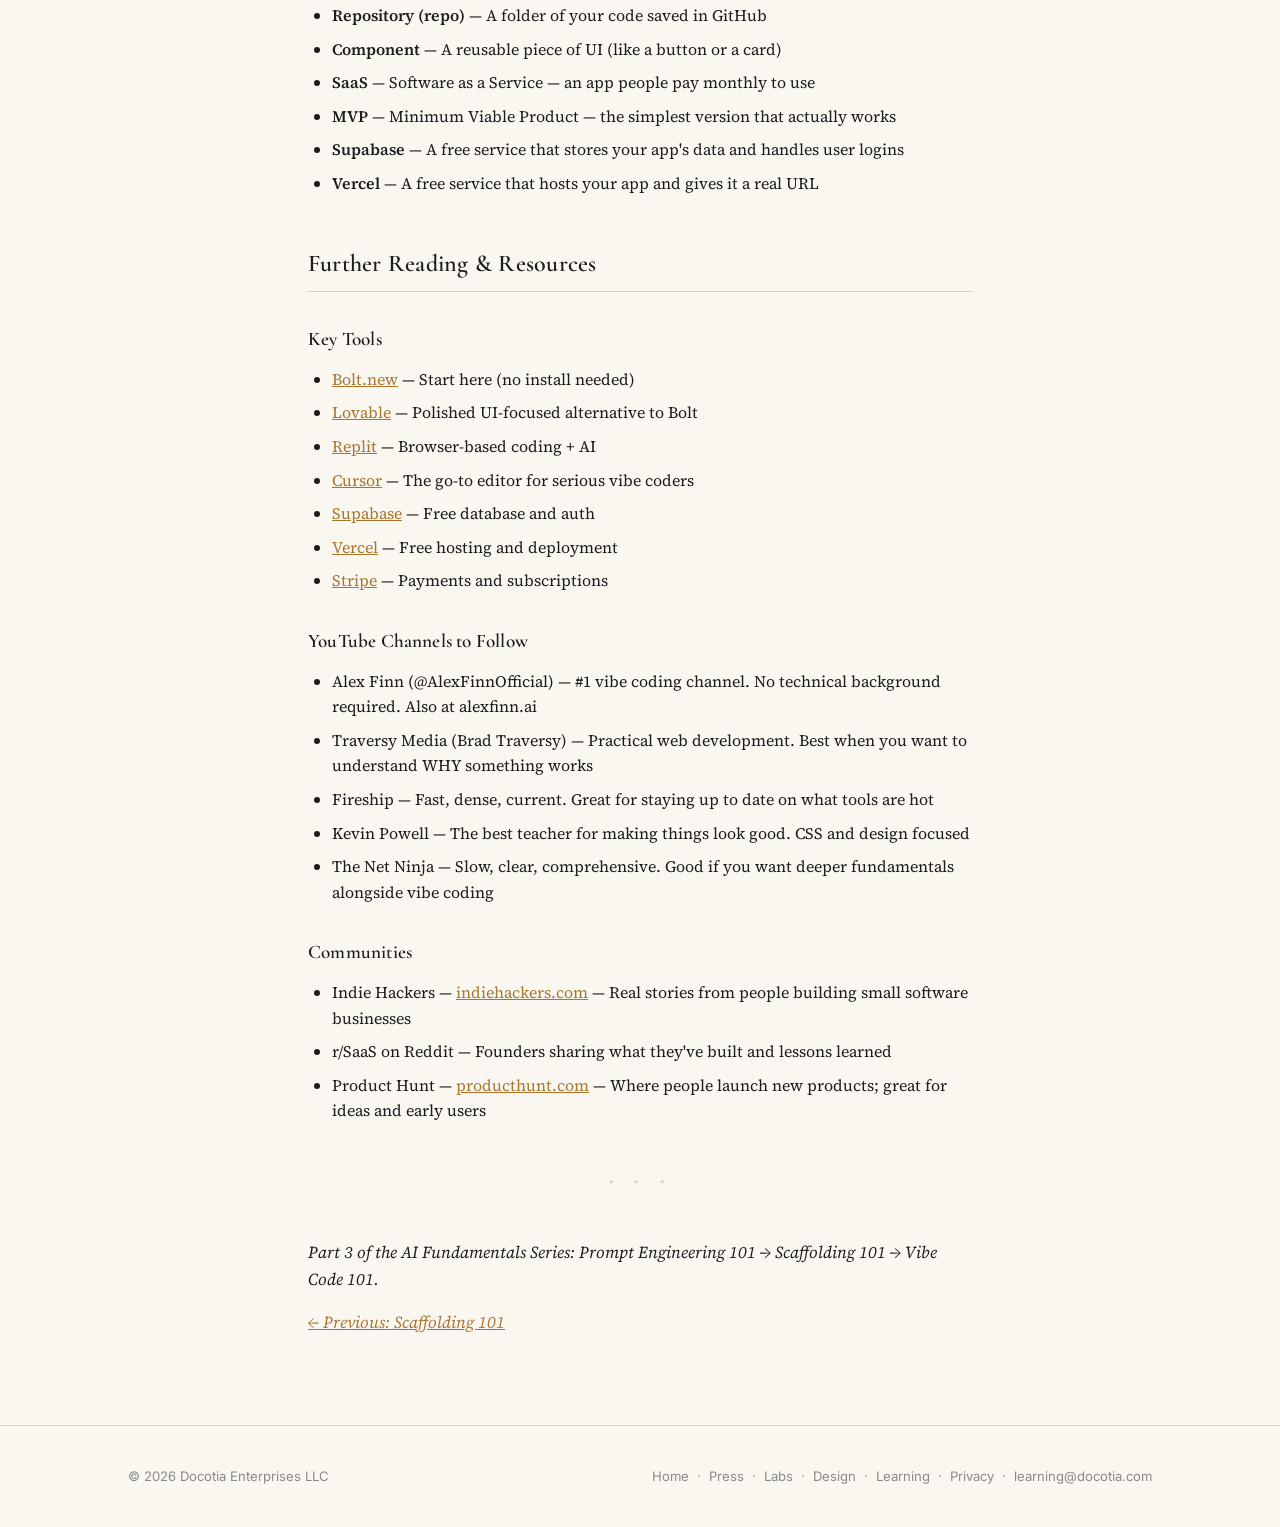
<file: learn/vibe-code-101.html>
<!DOCTYPE html>
<html lang="en">
<head>
<meta charset="UTF-8">
<meta name="viewport" content="width=device-width, initial-scale=1.0">
<title>Vibe Code 101 — Docotia Learning</title>
<meta name="description" content="A free 4-week course on vibe coding. Build and ship real software by having a conversation with AI — no coding background required.">
<link rel="preconnect" href="https://fonts.googleapis.com">
<link href="https://fonts.googleapis.com/css2?family=Cormorant+Garamond:wght@500;600;700&family=Source+Serif+4:opsz,wght@8..60,400;8..60,600&family=Inter:wght@400;500;600&display=swap" rel="stylesheet">
<link rel="stylesheet" href="../style.css?v=a1b2c3d4">
</head>
<body>

<header class="site">
  <div class="bar">
    <div class="brand">
      <div class="mark"><img src="../assets/docotia-press-logo.png" alt="Docotia"></div>
      <span class="name">Docotia</span>
    </div>
    <button class="menu-toggle" id="menuToggle" aria-label="Toggle menu" aria-expanded="false">
      <span></span><span></span><span></span>
    </button>
    <nav class="primary" id="primaryNav">
      <a href="../index.html">Home</a>
      <a href="../press.html">Docotia Press</a>
      <a href="../design.html">Docotia Design</a>
      <a href="../labs.html">Docotia Labs</a>
      <a href="index.html">Docotia Learning</a>
    </nav>
  </div>
</header>

<section class="course-header">
  <div class="wrap">
    <span class="tag">Course 3 · Free</span>
    <h1>Vibe Code 101</h1>
    <p class="subtitle">Building Real Software Without Learning to Code</p>
    <p class="updated">Last updated: October 2026</p>
  </div>
</section>

<div class="course-body">

<p>If Prompt Engineering 101 taught you how to talk to AI, and Scaffolding 101 taught you how to build systems around it, Vibe Code 101 is where you use both to build actual software products.</p>

<p>Vibe coding is building apps and websites by having a conversation with AI instead of writing code yourself. You describe what you want in plain English. The AI writes the code. You test it, give feedback, and keep directing. The AI keeps building. That's the whole model — and it works.</p>

<p>The term was coined by AI researcher Andrej Karpathy in early 2025. He described it as "fully giving in to the vibes" — trusting the AI to handle the technical details while you focus on the idea and the vision. Thousands of non-technical founders have already used this approach to build and ship real products. This course will take you from zero to a live, deployed app in four weeks — no coding experience required.</p>

<div class="divider">· · ·</div>

<h2>What is Vibe Coding?</h2>

<p>Vibe coding flips the traditional model of software development. In the old model, you had to learn syntax, frameworks, and years of technical concepts before you could build anything real. In the vibe coding model, you are the director and the AI is the developer.</p>

<p>The mental model that matters:</p>

<p>Think of yourself as a CEO, not an employee. A CEO doesn't know how to lay every brick in their building — but they know what the building should look like, what it should do, and when something is wrong. Vibe coding is the same:</p>

<ul>
  <li>You decide what the app does, who it's for, and what it looks like</li>
  <li>The AI writes the actual code</li>
  <li>You test it, give feedback, and guide the fixes</li>
  <li>The AI keeps building</li>
</ul>

<p>The skill you're actually developing isn't coding. It's:</p>

<ol>
  <li>Describing ideas clearly (you already practiced this in Prompt Engineering 101)</li>
  <li>Knowing what "good enough" looks like</li>
  <li>Breaking big goals into small steps (you practiced this in Scaffolding 101)</li>
  <li>Giving useful feedback when something is wrong</li>
</ol>

<p>None of those require a Computer Science degree.</p>

<h2>What You'll Need</h2>

<p><strong>Free tools (start here — no installation needed):</strong></p>

<ul>
  <li><a href="https://bolt.new" target="_blank" rel="noopener">Bolt.new</a> — Your primary tool for this course. Works entirely in your browser. Type what you want and it builds it.</li>
  <li><a href="https://replit.com" target="_blank" rel="noopener">Replit</a> — Browser-based coding environment with AI built in. Great for experimenting.</li>
</ul>

<p><strong>When you're ready to go deeper (install on your laptop):</strong></p>

<ul>
  <li><a href="https://cursor.com" target="_blank" rel="noopener">Cursor</a> — An AI-powered code editor. Free tier available. This is where serious vibe coders work.</li>
  <li><a href="https://code.visualstudio.com" target="_blank" rel="noopener">VS Code</a> — Free industry-standard editor (Cursor is built on top of it)</li>
</ul>

<p><strong>Free services for publishing and databases:</strong></p>

<ul>
  <li><a href="https://vercel.com" target="_blank" rel="noopener">Vercel</a> — Publishes your app to the internet with a real URL. Free.</li>
  <li><a href="https://supabase.com" target="_blank" rel="noopener">Supabase</a> — Stores your app's data and handles user logins. Free to start.</li>
  <li><a href="https://github.com" target="_blank" rel="noopener">GitHub</a> — Saves your code history in the cloud. Free. Think "Dropbox for code."</li>
</ul>

<p><strong>For making money later:</strong></p>

<ul>
  <li><a href="https://stripe.com" target="_blank" rel="noopener">Stripe</a> — Handles payments and subscriptions. Add this when you're ready to charge.</li>
</ul>

<p>No coding experience required. All assignments in this course use Bolt.new — it runs entirely in your browser with zero setup.</p>

<h2>The Fundamentals</h2>

<h3>1. You Are the Director — AI Is the Developer</h3>

<p>The most important mindset shift in vibe coding: you are not trying to learn how to code. You are learning how to communicate clearly enough that the AI can build exactly what you're imagining. Every skill from Prompt Engineering 101 and Scaffolding 101 applies directly here.</p>

<h3>2. Describe the Problem, Not the Solution</h3>

<p>The biggest mistake beginners make is trying to tell the AI HOW to build something instead of WHAT to build.</p>

<ul>
  <li><em>Wrong:</em> "Add a React useState hook for the modal"</li>
  <li><em>Right:</em> "When someone clicks the button, a popup should appear showing the user's details"</li>
</ul>

<p>Let the AI decide the technical implementation. Your job is to describe behavior, not code.</p>

<h3>3. Build Feature by Feature (The Vibe Coding Workflow)</h3>

<p>Never try to build the whole app in one prompt. Build incrementally:</p>

<ol>
  <li>Start with the simplest possible version that works</li>
  <li>Test it — does it do what you expected?</li>
  <li>Add one feature at a time</li>
  <li>Fix what's broken before adding more</li>
  <li>Repeat</li>
</ol>

<p>This is how professional developers work too — they just call it "iterative development."</p>

<h3>4. Feedback Like a Human</h3>

<p>When something doesn't work, describe the problem in plain English exactly like you'd tell a coworker:</p>

<ul>
  <li>"That's almost right but the colors look off"</li>
  <li>"The button works but it's too big on mobile"</li>
  <li>"This crashes when I click Save after entering a date — here's what happened..."</li>
</ul>

<p>The more specific your feedback, the faster it gets fixed.</p>

<h3>5. The Vibe Coding Stack (What Powers Your App)</h3>

<p>Every web app has the same basic anatomy:</p>

<ul>
  <li><strong>Frontend</strong> — what users see (buttons, pages, design)</li>
  <li><strong>Backend</strong> — what users don't see (database, servers, logic)</li>
  <li><strong>Database</strong> — where data is stored (user accounts, saved content)</li>
  <li><strong>Hosting</strong> — where your app lives on the internet</li>
</ul>

<p>A beginner's free stack:</p>

<ul>
  <li>Bolt.new or Cursor → build the app</li>
  <li>Supabase → database and user login</li>
  <li>Vercel → host it on the internet</li>
  <li>Stripe → collect payments (when you're ready)</li>
</ul>

<p>You don't need to understand every layer. You just need to know it exists.</p>

<h3>6. The Economics of Building</h3>

<p>This is the part that makes vibe coding genuinely exciting:</p>

<ul>
  <li>A simple SaaS tool charging $29/month × 100 customers = $2,900/month recurring</li>
  <li>Total cost to run: $0–25/month until you have significant traffic</li>
  <li>Time to build an MVP: days to weeks, not months</li>
</ul>

<p>The barrier to entry has collapsed. The bottleneck is now your ideas, not your technical skills.</p>

<h3>7. Prompting for Code (Different from Regular Prompting)</h3>

<p>Code prompting has some specific rules:</p>

<ul>
  <li>Be explicit about what happens when users do X — describe every interaction</li>
  <li>Specify the design — colors, layout, mobile vs. desktop, what it should feel like</li>
  <li>Describe your user — "this is for college students who aren't technical"</li>
  <li>One feature at a time — don't try to build everything in one message</li>
  <li>Include examples — "something like Notion's sidebar" tells the AI more than a paragraph of description</li>
</ul>

<div class="divider">· · ·</div>

<h2>Module 1: Your First Working App (Week 1)</h2>

<p><strong>Goal:</strong> Get comfortable with Bolt.new, understand the vibe coding feedback loop, and ship your first working app — even if it's small.</p>

<h3>Resources for This Module</h3>

<ul>
  <li>Watch first (20 min): Alex Finn – Vibe Coding Introduction (@AlexFinnOfficial on YouTube) — search "Alex Finn vibe coding beginner"</li>
  <li>Watch: Fireship – Vibe Coding Explained — search "Fireship vibe coding"</li>
  <li>Reference: Bolt.new docs — <a href="https://bolt.new" target="_blank" rel="noopener">bolt.new</a> (built into the interface)</li>
</ul>

<div class="assignment">
  <span class="label">Assignment 1-A: Hello, Bolt</span>
  <p><strong>Goal:</strong> Experience vibe coding for the first time.</p>
  <p>Go to <a href="https://bolt.new" target="_blank" rel="noopener">bolt.new</a> and type: "Build me a simple personal homepage with my name, a one-paragraph bio, and three links (one to LinkedIn, one to Instagram, one to email). Use a clean modern design with a dark background and white text."</p>
  <p>Fill in your real info. Watch it build. Click around the preview. Does it work?</p>
  <p>Now iterate: "Change the background color to navy blue. Make the links open in a new tab. Add a small headshot image placeholder."</p>
  <p><strong>Observe:</strong> What just happened? How long would this have taken to build from scratch without AI?</p>
</div>

<div class="assignment">
  <span class="label">Assignment 1-B: The Feedback Loop</span>
  <p><strong>Goal:</strong> Practice the build → test → fix → improve cycle.</p>
  <p>Build a simple to-do list app: "Build a to-do list web app. Users can type a task and press Enter to add it to the list. Each task has a checkbox to mark it complete and an X button to delete it. Completed tasks should show with a strikethrough. Clean, minimal design."</p>
  <p>Then run three rounds of feedback:</p>
  <ol>
    <li>Find one thing that doesn't work the way you expected. Report it in plain English.</li>
    <li>Find one thing you'd change about the design. Ask for it.</li>
    <li>Add one feature you'd actually want: ("Add a way to mark all tasks complete at once" or "Show a count of how many tasks are left")</li>
  </ol>
  <p><strong>Reflect:</strong> What was the most effective feedback you gave and why?</p>
</div>

<div class="assignment">
  <span class="label">Assignment 1-C: Describe Your User</span>
  <p><strong>Goal:</strong> See how describing your user changes the output.</p>
  <p>Build the same basic app twice — a simple expense tracker — with two different prompts:</p>
  <p><strong>Version A:</strong> "Build an expense tracker app."</p>
  <p><strong>Version B:</strong> "Build an expense tracker app for a college freshman living on a budget. They should be able to add an expense with a category (food, transportation, entertainment, etc.), amount, and date. Show a running total and a simple bar chart of spending by category. Keep the design friendly and encouraging, not sterile."</p>
  <p>Compare the two results. What did specifying the user add? Save Version B — it's a real tool you could actually use.</p>
</div>

<div class="assignment">
  <span class="label">Assignment 1-D: Your First Deployed App</span>
  <p><strong>Goal:</strong> Put a real URL on something you built.</p>
  <p>Take your best creation from Assignments 1-A through 1-C. Sign up for a free Vercel account (<a href="https://vercel.com" target="_blank" rel="noopener">vercel.com</a>). Follow Bolt.new's "Deploy" button to publish your app.</p>
  <p>You should get a URL that looks like yourapp.vercel.app. Open it on your phone. Send it to a friend or family member.</p>
  <p>That's a real app on the internet. You built it in a week.</p>
</div>

<div class="divider">· · ·</div>

<h2>Module 2: Building Something Real (Week 2)</h2>

<p><strong>Goal:</strong> Build a more complex, multi-feature app from scratch. Practice breaking big goals into a scaffolded sequence of prompts.</p>

<h3>Resources for This Module</h3>

<ul>
  <li>Watch: Traversy Media – Build a Web App with AI (search "Traversy Media vibe coding 2025")</li>
  <li>Watch: Kevin Powell – Making Web Apps Look Good (search "Kevin Powell CSS beginner")</li>
  <li>Read: "How I Built and Launched My First SaaS in 2 Weeks" — search for recent vibe coding case studies on Reddit r/SaaS or Indie Hackers</li>
</ul>

<div class="assignment">
  <span class="label">Assignment 2-A: Scope Your App</span>
  <p><strong>Goal:</strong> Practice breaking a complete app into a buildable sequence.</p>
  <p>Pick an app idea you'd actually use (or use this: a habit tracker, a study scheduler, a recipe organizer, a budget planner). Before touching Bolt.new, write out:</p>
  <ol>
    <li>What is the core thing it does? (1 sentence)</li>
    <li>Who is it for? (be specific)</li>
    <li>What are the 3–5 must-have features for a minimum working version?</li>
    <li>What would a "nice to have" version add later?</li>
    <li>What does the main screen look like? (describe it in words)</li>
  </ol>
  <p>Only after you've written this should you open Bolt.new. The quality of your planning directly determines the quality of your build.</p>
</div>

<div class="assignment">
  <span class="label">Assignment 2-B: Build Your App in Phases</span>
  <p><strong>Goal:</strong> Apply scaffolding to a full app build.</p>
  <p>Using your scoped plan from 2-A, build your app in four distinct phases in Bolt.new:</p>
  <p><strong>Phase 1 — Core structure:</strong> "Build the basic layout and main screen. No functionality yet, just the design and navigation."</p>
  <p><strong>Phase 2 — Core feature:</strong> Add the single most important feature. One prompt per feature.</p>
  <p><strong>Phase 3 — Polish:</strong> "Make the design cleaner. Add loading states. Make sure it works on mobile."</p>
  <p><strong>Phase 4 — Edge cases:</strong> "What happens if the user hasn't added anything yet? Show an empty state with a helpful message. What if they try to submit an empty form? Show an error."</p>
  <p><strong>Reflect:</strong> How did building in phases change the result compared to trying to describe everything at once?</p>
</div>

<div class="assignment">
  <span class="label">Assignment 2-C: Fix a Real Bug</span>
  <p><strong>Goal:</strong> Practice debugging — the skill that separates good vibe coders from frustrated ones.</p>
  <p>Deliberately create a scenario that breaks your app (try something the app wasn't designed for — paste a very long piece of text, submit blank fields, click things rapidly). When it breaks, write a bug report in this format:</p>
  <blockquote>
  <p>"When I do [exact steps], the app [what happens]. It should instead [what it should do]. Here's a screenshot description: [describe what you see]."</p>
  </blockquote>
  <p>Give this to Bolt.new and watch it fix the bug. How precise does your bug report need to be for the AI to fix it correctly?</p>
</div>

<div class="assignment">
  <span class="label">Assignment 2-D: Add a Database</span>
  <p><strong>Goal:</strong> Learn how to store data so it persists after the page refreshes.</p>
  <p>Currently, everything you've built disappears when you refresh the page. Fix that.</p>
  <p>Sign up for a free Supabase account (<a href="https://supabase.com" target="_blank" rel="noopener">supabase.com</a>). In Bolt.new, tell it: "I want to save the data in this app to Supabase so it persists after a refresh. Here are my Supabase credentials: [paste from Supabase dashboard]. Help me connect the app and migrate the data."</p>
  <p>Follow its instructions. Refresh the page. Your data should still be there.</p>
  <p><strong>Reflect:</strong> What does "persistent data" unlock? What kinds of apps become possible now that weren't before?</p>
</div>

<div class="divider">· · ·</div>

<h2>Module 3: Design, Polish &amp; Professional Quality (Week 3)</h2>

<p><strong>Goal:</strong> Elevate your apps from functional to something you'd actually be proud to show someone. Learn how to make things look good and feel professional.</p>

<h3>Resources for This Module</h3>

<ul>
  <li>Watch: Kevin Powell – CSS Beginner Course (search "Kevin Powell CSS full course" on YouTube)</li>
  <li>Watch: Fireship – UI Design Tips for Developers (search "Fireship UI tips")</li>
  <li>Reference: Refactoring UI (free article) — search "Refactoring UI tips Adam Wathan"</li>
  <li>Tool to explore: shadcn/ui component library — <a href="https://ui.shadcn.com" target="_blank" rel="noopener">ui.shadcn.com</a> (ask Bolt.new to use it for professional-looking components)</li>
</ul>

<div class="assignment">
  <span class="label">Assignment 3-A: The Design Makeover</span>
  <p><strong>Goal:</strong> Transform a functional-but-ugly app into something visually polished.</p>
  <p>Take any app you've built so far. Ask Bolt.new to redesign it with this prompt: "Redesign the UI of this app to look professional and modern. Use a consistent color palette, good typography, proper spacing, and smooth hover states on interactive elements. It should look like something you'd pay for, not a student project. Reference the aesthetic of [pick one: Notion / Linear / Stripe / Apple] but don't copy it directly."</p>
  <p>Before/after: Screenshot both versions. Write a sentence about what changed and why it matters.</p>
</div>

<div class="assignment">
  <span class="label">Assignment 3-B: Mobile First</span>
  <p><strong>Goal:</strong> Make your app work on a phone.</p>
  <p>Open your app on your phone. What breaks? What's too small to tap? What overflows off screen?</p>
  <p>Write a list of every mobile issue you find. Then give them all to Bolt.new at once: "Fix these mobile issues: [list]. The app should look and work great on a phone screen."</p>
  <p>Check it again on your phone after each fix. Mobile responsiveness is non-negotiable for any real product.</p>
</div>

<div class="assignment">
  <span class="label">Assignment 3-C: Empty States &amp; Error Messages</span>
  <p><strong>Goal:</strong> Make your app feel finished, not rough.</p>
  <p>A professional app handles every state gracefully:</p>
  <ul>
    <li><strong>Empty state</strong> — What shows when there's no data yet?</li>
    <li><strong>Loading state</strong> — What shows while data is fetching?</li>
    <li><strong>Error state</strong> — What shows when something goes wrong?</li>
    <li><strong>Success state</strong> — What confirms to the user that their action worked?</li>
  </ul>
  <p>For your main app, ask Bolt.new to add proper handling for all four states. Each one should be helpful and friendly, not just a blank screen or a raw error code.</p>
</div>

<div class="assignment">
  <span class="label">Assignment 3-D: User Accounts</span>
  <p><strong>Goal:</strong> Add login so users have their own private data.</p>
  <p>Using Supabase auth, add a login system to your app: "Add user authentication using Supabase. Users should be able to sign up with their email, log in, and log out. Each user should only see their own data — not other users' data."</p>
  <p>Test it: create two accounts and make sure they're isolated. This is the foundation of any real multi-user app or SaaS product.</p>
</div>

<div class="divider">· · ·</div>

<h2>Module 4: From Builder to Founder (Week 4)</h2>

<p><strong>Goal:</strong> Think like someone who builds products for others. Identify a real problem, build something people would pay for, and understand the path from idea to revenue.</p>

<h3>Resources for This Module</h3>

<ul>
  <li>Watch: Alex Finn – How to Find SaaS Ideas (search "Alex Finn SaaS ideas 2025" on YouTube)</li>
  <li>Watch: Indie Hackers – How I Built and Sold My First SaaS (search on YouTube)</li>
  <li>Read: Indie Hackers website — <a href="https://www.indiehackers.com" target="_blank" rel="noopener">indiehackers.com</a> (real stories of people building small software businesses)</li>
  <li>Reference: Product Hunt — <a href="https://www.producthunt.com" target="_blank" rel="noopener">producthunt.com</a> (browse what people are launching to get ideas)</li>
</ul>

<div class="assignment">
  <span class="label">Assignment 4-A: Find Your Idea</span>
  <p><strong>Goal:</strong> Identify a real problem worth solving.</p>
  <p>The best app ideas come from pain points — things that are currently annoying, manual, or broken. Run this brainstorm in Gemini (from Prompt Engineering 101): "Act as a startup ideation coach. Help me find a micro-SaaS idea by asking me questions about: my interests, my major, communities I belong to, things I do manually that are annoying, and things I've seen people around me struggle with. Ask me questions one at a time and help me narrow down to 3 viable ideas."</p>
  <p>Have a full conversation. At the end: pick your favorite idea and write a one-paragraph pitch: what it does, who it's for, and why they'd pay for it.</p>
</div>

<div class="assignment">
  <span class="label">Assignment 4-B: Build an MVP in a Day</span>
  <p><strong>Goal:</strong> Ship something minimal but real.</p>
  <p>Take your idea from 4-A and build the most stripped-down version possible in Bolt.new — just the core feature, nothing else. This is your Minimum Viable Product (MVP).</p>
  <p>The rule: if it takes more than one day to build, it's not minimal enough. Cut features until it fits in a day.</p>
  <p>Share the link with 3 people who match your target user. Ask them: "Would you use this? What's missing? Would you pay $X/month for it?"</p>
  <p>Their answers are worth more than any amount of planning.</p>
</div>

<div class="assignment">
  <span class="label">Assignment 4-C: Add Stripe Payments</span>
  <p><strong>Goal:</strong> Learn how to charge money for your app.</p>
  <p>This is the step that turns a project into a business.</p>
  <p>Sign up for a Stripe account (<a href="https://stripe.com" target="_blank" rel="noopener">stripe.com</a> — free to set up, they take a small % of transactions). In Bolt.new: "Add a Stripe checkout to this app. When a new user signs up, they should be prompted to enter payment info for a $9/month subscription before accessing the app. Use Stripe's test mode so no real money is charged."</p>
  <p>Test the full flow: sign up → payment screen → enter Stripe's test card number (4242 4242 4242 4242) → access the app.</p>
  <p>You now know how to build a subscription business.</p>
</div>

<div class="assignment">
  <span class="label">Assignment 4-D: Launch on Product Hunt</span>
  <p><strong>Goal:</strong> Get your first real users.</p>
  <p>This is optional but highly recommended: create a Product Hunt account (<a href="https://www.producthunt.com" target="_blank" rel="noopener">producthunt.com</a>) and submit your app from Assignment 4-B.</p>
  <p>Write a launch post with:</p>
  <ul>
    <li>What it does (1 sentence)</li>
    <li>Who it's for</li>
    <li>What problem it solves</li>
    <li>A short demo GIF or screenshot</li>
  </ul>
  <p>Even if you only get 10 visitors, this is real experience in launching a product. Many successful SaaS companies got their first customers from Product Hunt.</p>
</div>

<div class="divider">· · ·</div>

<h2>Tips for Better Vibe Coding</h2>

<div class="tips-box">
<ol>
  <li><strong>Start smaller than you think you need to.</strong> Every experienced builder says the same thing: the first version should feel embarrassingly simple. Get that live, then improve it.</li>
  <li><strong>Name your files and describe your app structure early.</strong> Tell Bolt.new "this app is called X and it does Y for Z users" at the start of each conversation. Consistent context = better code.</li>
  <li><strong>Copy what works.</strong> See an app or design you like? Tell the AI: "I want the sidebar to work like Notion's" or "the card layout should feel like Linear's." Using references is not cheating — it's how design works.</li>
  <li><strong>Save every version that works.</strong> Before making big changes, export or fork your current project. Many vibe coders have made one wrong prompt and lost an hour of work. Treat it like Save before a boss fight.</li>
  <li><strong>When the AI gets confused, start a fresh conversation.</strong> Long chats can lead the AI to "remember" wrong assumptions from earlier. A fresh start with clear context often fixes a frustrating loop.</li>
  <li><strong>The gap between "it technically works" and "it's good" is design.</strong> Functional apps are table stakes. What makes something people actually use is how it looks and feels. Invest time in polish.</li>
  <li><strong>Ship before you're ready.</strong> The feedback you get from real users in one week is worth more than two months of solo building. Launch ugly. Improve based on what you learn.</li>
</ol>
</div>

<h2>Quick Reference: Key Terms</h2>

<ul>
  <li><strong>Frontend</strong> — The part of the app users see (buttons, pages, design)</li>
  <li><strong>Backend</strong> — The part users don't see (database, servers, logic)</li>
  <li><strong>Full-stack</strong> — Frontend + backend together</li>
  <li><strong>Framework</strong> — A pre-built toolkit for building apps (React, Next.js, etc.)</li>
  <li><strong>API</strong> — How apps talk to each other (like a waiter relaying your order to the kitchen)</li>
  <li><strong>Deploy</strong> — Publishing your app so anyone on the internet can use it</li>
  <li><strong>Repository (repo)</strong> — A folder of your code saved in GitHub</li>
  <li><strong>Component</strong> — A reusable piece of UI (like a button or a card)</li>
  <li><strong>SaaS</strong> — Software as a Service — an app people pay monthly to use</li>
  <li><strong>MVP</strong> — Minimum Viable Product — the simplest version that actually works</li>
  <li><strong>Supabase</strong> — A free service that stores your app's data and handles user logins</li>
  <li><strong>Vercel</strong> — A free service that hosts your app and gives it a real URL</li>
</ul>

<h2>Further Reading &amp; Resources</h2>

<h3>Key Tools</h3>

<ul>
  <li><a href="https://bolt.new" target="_blank" rel="noopener">Bolt.new</a> — Start here (no install needed)</li>
  <li><a href="https://lovable.dev" target="_blank" rel="noopener">Lovable</a> — Polished UI-focused alternative to Bolt</li>
  <li><a href="https://replit.com" target="_blank" rel="noopener">Replit</a> — Browser-based coding + AI</li>
  <li><a href="https://cursor.com" target="_blank" rel="noopener">Cursor</a> — The go-to editor for serious vibe coders</li>
  <li><a href="https://supabase.com" target="_blank" rel="noopener">Supabase</a> — Free database and auth</li>
  <li><a href="https://vercel.com" target="_blank" rel="noopener">Vercel</a> — Free hosting and deployment</li>
  <li><a href="https://stripe.com" target="_blank" rel="noopener">Stripe</a> — Payments and subscriptions</li>
</ul>

<h3>YouTube Channels to Follow</h3>

<ul>
  <li>Alex Finn (@AlexFinnOfficial) — #1 vibe coding channel. No technical background required. Also at alexfinn.ai</li>
  <li>Traversy Media (Brad Traversy) — Practical web development. Best when you want to understand WHY something works</li>
  <li>Fireship — Fast, dense, current. Great for staying up to date on what tools are hot</li>
  <li>Kevin Powell — The best teacher for making things look good. CSS and design focused</li>
  <li>The Net Ninja — Slow, clear, comprehensive. Good if you want deeper fundamentals alongside vibe coding</li>
</ul>

<h3>Communities</h3>

<ul>
  <li>Indie Hackers — <a href="https://www.indiehackers.com" target="_blank" rel="noopener">indiehackers.com</a> — Real stories from people building small software businesses</li>
  <li>r/SaaS on Reddit — Founders sharing what they've built and lessons learned</li>
  <li>Product Hunt — <a href="https://www.producthunt.com" target="_blank" rel="noopener">producthunt.com</a> — Where people launch new products; great for ideas and early users</li>
</ul>

<div class="divider">· · ·</div>

<p><em>Part 3 of the AI Fundamentals Series: Prompt Engineering 101 → Scaffolding 101 → Vibe Code 101.</em></p>

<p><em><a href="scaffolding-101.html">&larr; Previous: Scaffolding 101</a></em></p>

</div>

<footer class="site">
  <div class="wrap">
    <span>&copy; 2026 Docotia Enterprises LLC</span>
    <span>
      <a href="../index.html">Home</a> &nbsp;&middot;&nbsp;
      <a href="../press.html">Press</a> &nbsp;&middot;&nbsp;
      <a href="../labs.html">Labs</a> &nbsp;&middot;&nbsp;
      <a href="../design.html">Design</a> &nbsp;&middot;&nbsp;
      <a href="index.html">Learning</a> &nbsp;&middot;&nbsp;
      <a href="../privacy.html">Privacy</a> &nbsp;&middot;&nbsp;
      <a href="mailto:learning@docotia.com">learning@docotia.com</a>
    </span>
  </div>
</footer>

<script>
const menuToggle = document.getElementById('menuToggle');
const primaryNav = document.getElementById('primaryNav');
menuToggle.addEventListener('click', () => {
  const isOpen = primaryNav.classList.toggle('open');
  menuToggle.classList.toggle('open', isOpen);
  menuToggle.setAttribute('aria-expanded', isOpen);
});
primaryNav.querySelectorAll('a').forEach(a => a.addEventListener('click', () => {
  primaryNav.classList.remove('open');
  menuToggle.classList.remove('open');
  menuToggle.setAttribute('aria-expanded', 'false');
}));
</script>
</body>
</html>
</file>
<file: style.css>
:root{
  --paper:#faf7f1;
  --paper-dim:#f2ede3;
  --ink:#1c1c1c;
  --ink-soft:#3a3a38;
  --line:#d8d1c2;
  --gray:#8a8a86;
  --gold:#a9752f;
  --gold-dim:#c79a5c;
  --max:1080px;
}

*{box-sizing:border-box;}
html{scroll-behavior:smooth;}
body{
  margin:0;
  background:var(--paper);
  color:var(--ink);
  font-family:'Source Serif 4','Georgia',serif;
  line-height:1.6;
  -webkit-font-smoothing:antialiased;
}
h1,h2,h3,.wordmark{
  font-family:'Cormorant Garamond','Georgia',serif;
  font-weight:600;
  letter-spacing:.01em;
}
.sans{font-family:'Inter','Helvetica Neue',sans-serif;}
a{color:var(--gold);text-decoration:none;}
a:hover{color:var(--ink);}
img{max-width:100%;display:block;}

.wrap{max-width:var(--max);margin:0 auto;padding:0 28px;}

/* ---- Header ---- */
header.site{
  border-bottom:1px solid var(--line);
  background:var(--paper);
  position:sticky;top:0;z-index:20;
}
header.site .bar{
  display:flex;align-items:center;justify-content:space-between;
  padding:16px 28px;max-width:var(--max);margin:0 auto;
}
.brand{display:flex;align-items:center;gap:12px;}
.brand .mark{
  width:34px;height:44px;overflow:hidden;position:relative;
}
.brand .mark img{
  width:34px;height:auto;position:absolute;top:-1px;left:0;
}
.brand .name{
  font-family:'Cormorant Garamond',serif;
  font-size:1.5rem;letter-spacing:.06em;
  text-transform:uppercase;color:var(--ink);
}
nav.primary{display:flex;gap:26px;font-family:'Inter',sans-serif;font-size:.92rem;letter-spacing:.02em;}
nav.primary a{color:var(--ink-soft);}
nav.primary a.active{color:var(--gold);border-bottom:1px solid var(--gold);padding-bottom:2px;}

.menu-toggle{
  display:none;
  background:none;border:none;cursor:pointer;
  width:40px;height:40px;
  padding:8px;
  flex-direction:column;justify-content:center;gap:5px;
}
.menu-toggle span{
  display:block;height:2px;width:100%;background:var(--ink);
  transition:transform .2s ease, opacity .2s ease;
}
.menu-toggle.open span:nth-child(1){transform:translateY(7px) rotate(45deg);}
.menu-toggle.open span:nth-child(2){opacity:0;}
.menu-toggle.open span:nth-child(3){transform:translateY(-7px) rotate(-45deg);}

@media (max-width:720px){
  .menu-toggle{display:flex;}
  nav.primary{
    position:fixed;top:67px;left:0;right:0;bottom:0;
    background:var(--paper);
    flex-direction:column;
    gap:0;
    padding:8px 0;
    transform:translateY(-8px);
    opacity:0;
    visibility:hidden;
    pointer-events:none;
    transition:opacity .18s ease, transform .18s ease;
    z-index:19;
  }
  nav.primary.open{
    opacity:1;
    visibility:visible;
    pointer-events:auto;
    transform:translateY(0);
  }
  nav.primary a{
    padding:18px 28px;
    border-bottom:1px solid var(--line);
    font-size:1.05rem;
  }
  nav.primary a.active{border-bottom:1px solid var(--line);}
}

/* ---- Hero ---- */
.hero{
  padding:96px 0 64px;
  text-align:center;
  border-bottom:1px solid var(--line);
}
.hero .mark-big{width:120px;margin:0 auto 28px;}
.hero h1{
  font-size:clamp(2.2rem,5vw,3.4rem);
  margin:0 0 18px;
  color:var(--ink);
}
.hero p.lede{
  font-family:'Inter',sans-serif;
  font-size:1.15rem;
  color:var(--ink-soft);
  max-width:640px;margin:0 auto;
}
.hero .tag{
  font-family:'Inter',sans-serif;
  font-size:.8rem;letter-spacing:.14em;text-transform:uppercase;
  color:var(--gold);margin-bottom:16px;display:block;
}

/* ---- Sections ---- */
section{padding:72px 0;}
section.alt{background:var(--paper-dim);border-top:1px solid var(--line);border-bottom:1px solid var(--line);}
.section-head{max-width:680px;margin:0 auto 40px;text-align:center;}
.section-head h2{font-size:2rem;margin:0 0 12px;}
.section-head p{font-family:'Inter',sans-serif;color:var(--ink-soft);margin:0;}

/* ---- Ventures grid (Home) ---- */
.ventures{
  display:grid;grid-template-columns:repeat(3,1fr);gap:1px;
  background:var(--line);border:1px solid var(--line);
}
.venture{
  background:var(--paper);padding:36px 30px;
  display:flex;flex-direction:column;gap:12px;
}
.venture h3{font-size:1.4rem;margin:0;}
.venture p{font-family:'Inter',sans-serif;font-size:.92rem;color:var(--ink-soft);margin:0;flex:1;}
.venture .status{
  font-family:'Inter',sans-serif;font-size:.72rem;letter-spacing:.1em;text-transform:uppercase;
  color:var(--gray);
}
.venture .status.live{color:var(--gold);}
.venture a.go{font-family:'Inter',sans-serif;font-size:.85rem;}

@media (max-width:820px){
  .ventures{grid-template-columns:1fr;}
}

/* ---- Story block ---- */
.story{max-width:680px;margin:0 auto;}
.story p{margin:0 0 20px;font-size:1.08rem;}
.story .signoff{
  font-family:'Inter',sans-serif;font-size:.85rem;color:var(--gray);
  margin-top:32px;
}

/* ---- Press page ---- */
.book-layout{
  display:grid;grid-template-columns:280px 1fr;gap:56px;align-items:start;
}
.book-cover{
  border:1px solid var(--line);padding:18px;background:#fff;
}
.book-cover img{width:100%;}
.book-meta{font-family:'Inter',sans-serif;}
.book-meta h2{font-family:'Cormorant Garamond',serif;font-size:2.4rem;margin:0 0 4px;}
.book-meta .by{color:var(--gray);margin-bottom:22px;font-size:.95rem;}
.book-meta p{font-size:1rem;color:var(--ink-soft);}
.buy-row{display:flex;gap:14px;margin:26px 0 8px;flex-wrap:wrap;}
.btn{
  font-family:'Inter',sans-serif;font-size:.85rem;letter-spacing:.03em;
  padding:12px 22px;border:1px solid var(--ink);color:var(--ink);
  transition:.15s ease;
}
.btn:hover{background:var(--ink);color:var(--paper);}
.btn.primary{background:var(--gold);border-color:var(--gold);color:#fff;}
.btn.primary:hover{background:var(--ink);border-color:var(--ink);}

.video-wrap{
  position:relative;padding-bottom:56.25%;height:0;overflow:hidden;
  border:1px solid var(--line);margin-top:56px;
}
.video-wrap iframe{position:absolute;top:0;left:0;width:100%;height:100%;border:0;}

@media (max-width:760px){
  .book-layout{grid-template-columns:1fr;}
  .book-cover{max-width:240px;margin:0 auto;}
}

/* ---- App page: portrait video beside intro copy ---- */
.app-layout{
  display:grid;grid-template-columns:auto 1fr;gap:48px;align-items:start;
}
/* A 9:16 video's width is always 0.5625x its height, so in a side-by-side
   layout it is height-limited: sizing by column width alone makes it taller
   than the screen. Size it by viewport height instead, but clamp a floor and
   ceiling so it is never unusably small on a short window and never absurdly
   wide on a tall one. The `auto` grid column then shrinks to the video, so
   there is no dead gap between the video and the copy. */
.video-portrait{
  position:relative;
  aspect-ratio:9/16;
  width:clamp(380px, calc(84vh * 0.5625), 560px);
  overflow:hidden;
  border:1px solid var(--line);background:#000;
}
.video-portrait iframe{position:absolute;top:0;left:0;width:100%;height:100%;border:0;}
.video-caption{
  font-family:'Inter',sans-serif;font-size:.8rem;color:var(--gray);
  margin:12px 0 0;text-align:center;
}

@media (max-width:900px){
  .app-layout{grid-template-columns:1fr;gap:36px;}
  .video-portrait{width:clamp(300px, 84vw, 440px);margin:0 auto;}
}

/* ---- Coming soon pages ---- */
.coming-soon{
  text-align:center;padding:100px 0;
}
.coming-soon .mark-big{width:100px;margin:0 auto 30px;opacity:.9;}
.coming-soon .tag{
  font-family:'Inter',sans-serif;font-size:.78rem;letter-spacing:.16em;text-transform:uppercase;
  color:var(--gold);display:block;margin-bottom:18px;
}
.coming-soon h1{font-size:2.6rem;margin:0 0 16px;}
.coming-soon p{font-family:'Inter',sans-serif;color:var(--ink-soft);max-width:560px;margin:0 auto 30px;}
.notify{
  font-family:'Inter',sans-serif;font-size:.9rem;color:var(--gray);
  border-top:1px solid var(--line);padding-top:24px;margin-top:24px;display:inline-block;
}

/* ---- Context / quote block ---- */
.context-block{max-width:680px;margin:0 auto;text-align:left;}
.context-block h2{font-size:1.7rem;margin:0 0 18px;text-align:center;}
.context-block p{margin:0 0 18px;}
.context-block blockquote{
  margin:28px 0;padding:20px 26px;
  border-left:3px solid var(--gold);
  background:var(--paper-dim);
  font-style:italic;color:var(--ink-soft);
}
.context-block blockquote p{margin:0 0 10px;}
.context-block blockquote p:last-child{margin-bottom:0;}
.context-block .attribution{
  font-family:'Inter',sans-serif;font-size:.82rem;color:var(--gray);
  font-style:normal;text-align:right;display:block;margin-top:12px;
}
.context-block .cite-link{color:var(--gold);}

/* ---- Footer ---- */
footer.site{
  border-top:1px solid var(--line);
  padding:40px 0;
  font-family:'Inter',sans-serif;font-size:.82rem;color:var(--gray);
}
footer.site .wrap{display:flex;justify-content:space-between;align-items:center;flex-wrap:wrap;gap:14px;}
footer.site a{color:var(--gray);}
footer.site a:hover{color:var(--ink);}

/* ---- Learning hub ---- */
.learning-hero{
  text-align:center;padding:80px 0 56px;
  border-bottom:1px solid var(--line);
}
.learning-hero .tag{
  font-family:'Inter',sans-serif;font-size:.78rem;letter-spacing:.16em;
  text-transform:uppercase;color:var(--gold);display:block;margin-bottom:16px;
}
.learning-hero h1{font-size:clamp(2rem,4.5vw,3rem);margin:0 0 16px;}
.learning-hero p{
  font-family:'Inter',sans-serif;color:var(--ink-soft);
  max-width:620px;margin:0 auto;font-size:1.05rem;
}
.course-cards{
  display:grid;grid-template-columns:repeat(3,1fr);gap:24px;
  max-width:var(--max);margin:0 auto;padding:56px 28px;
}
.course-card{
  border:1px solid var(--line);background:var(--paper);
  padding:32px 28px;display:flex;flex-direction:column;gap:14px;
  transition:border-color .15s ease;
}
.course-card:hover{border-color:var(--gold);}
.course-card .num{
  font-family:'Inter',sans-serif;font-size:.72rem;letter-spacing:.12em;
  text-transform:uppercase;color:var(--gold);
}
.course-card h3{font-size:1.35rem;margin:0;}
.course-card p{
  font-family:'Inter',sans-serif;font-size:.9rem;color:var(--ink-soft);
  margin:0;flex:1;
}
.course-card .meta{
  font-family:'Inter',sans-serif;font-size:.78rem;color:var(--gray);
  display:flex;justify-content:space-between;align-items:center;
}
.course-card a.go{
  font-family:'Inter',sans-serif;font-size:.85rem;color:var(--gold);
  text-decoration:none;
}
.course-card a.go:hover{color:var(--ink);}
@media (max-width:820px){
  .course-cards{grid-template-columns:1fr;}
}

/* ---- Course page ---- */
.course-header{
  text-align:center;padding:72px 0 48px;
  border-bottom:1px solid var(--line);
}
.course-header .tag{
  font-family:'Inter',sans-serif;font-size:.75rem;letter-spacing:.14em;
  text-transform:uppercase;color:var(--gold);display:block;margin-bottom:14px;
}
.course-header h1{font-size:clamp(1.8rem,4vw,2.6rem);margin:0 0 12px;}
.course-header .subtitle{
  font-family:'Inter',sans-serif;color:var(--ink-soft);
  font-size:1.05rem;margin:0 0 8px;
}
.course-header .updated{
  font-family:'Inter',sans-serif;font-size:.78rem;color:var(--gray);
}
.course-body{
  max-width:720px;margin:0 auto;padding:48px 28px 72px;
}
.course-body h2{
  font-size:1.5rem;margin:48px 0 16px;
  padding-bottom:8px;border-bottom:1px solid var(--line);
}
.course-body h2:first-child{margin-top:0;}
.course-body h3{
  font-size:1.2rem;margin:32px 0 12px;
}
.course-body p{margin:0 0 16px;font-size:1.05rem;}
.course-body ul,.course-body ol{
  margin:0 0 16px;padding-left:24px;
}
.course-body li{margin-bottom:8px;}
.course-body strong{font-weight:600;}
.course-body em{font-style:italic;}
.course-body a{color:var(--gold);text-decoration:underline;}
.course-body a:hover{color:var(--ink);}
.course-body hr{
  border:none;border-top:1px solid var(--line);
  margin:40px 0;
}
.course-body blockquote{
  margin:24px 0;padding:16px 22px;
  border-left:3px solid var(--gold);
  background:var(--paper-dim);
  font-style:italic;color:var(--ink-soft);
}
.course-body blockquote p{margin:0 0 8px;font-size:1rem;}
.course-body blockquote p:last-child{margin-bottom:0;}
.course-body .divider{
  text-align:center;color:var(--line);
  font-size:1.4rem;letter-spacing:.3em;
  margin:40px 0;user-select:none;
}
.assignment{
  border:1px solid var(--line);background:var(--paper-dim);
  padding:24px 28px;margin:0 0 20px;
}
.assignment .label{
  font-family:'Inter',sans-serif;font-size:.72rem;
  letter-spacing:.12em;text-transform:uppercase;
  color:var(--gold);display:block;margin-bottom:10px;
}
.assignment p:last-child{margin-bottom:0;}
.tips-box{
  border:1px solid var(--line);background:var(--paper-dim);
  padding:24px 28px;margin:32px 0;
}
.tips-box h3{margin-top:0;}
.tips-box ol{margin-bottom:0;}
@media (max-width:720px){
  .course-body{padding:36px 20px 56px;}
  .course-body h2{font-size:1.3rem;}
}
</file>
